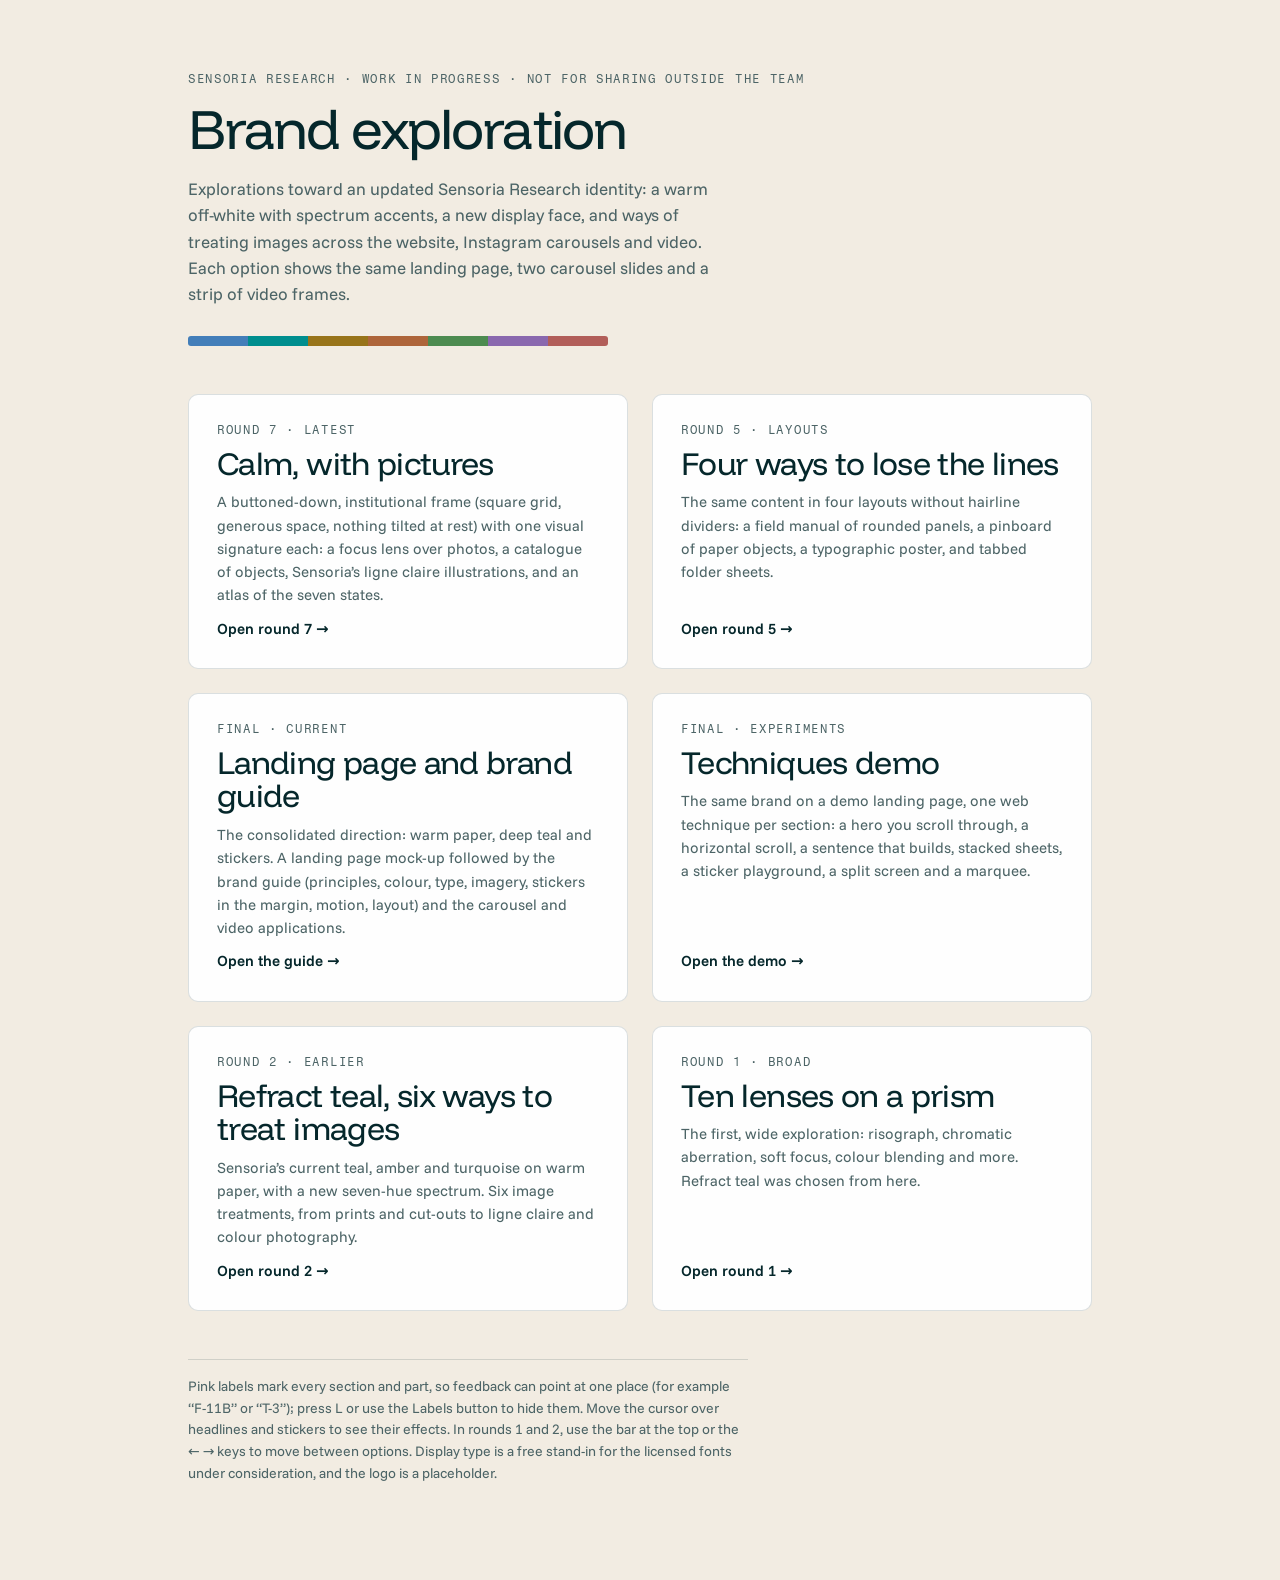
<file: index.html>
<!doctype html>
<html lang="en">
<head>
  <meta charset="utf-8">
  <meta name="robots" content="noindex, nofollow">
  <meta name="viewport" content="width=device-width, initial-scale=1">
  <title>Sensoria brand exploration</title>
  <link rel="stylesheet" href="https://fonts.googleapis.com/css2?family=Funnel+Display:wght@300..800&family=Funnel+Sans:wght@300..800&family=Fragment+Mono&display=swap">
  <style>
    :root { --ground: #F2ECE2; --ink: #05272B; --ink-2: #4C6466; --line: rgba(5,39,43,.14); }
    * { box-sizing: border-box; margin: 0; padding: 0; }
    html { background: var(--ground); color: var(--ink); }
    body { font: 17px/1.55 'Funnel Sans', system-ui, sans-serif; -webkit-font-smoothing: antialiased; }
    .wrap { max-width: 1000px; margin: 0 auto; padding: 72px 48px 96px; }
    .kicker { font: 12px 'Fragment Mono', ui-monospace, monospace; letter-spacing: .14em; text-transform: uppercase; color: var(--ink-2); }
    h1 { font: 400 56px/1 'Funnel Display', system-ui, sans-serif; letter-spacing: -.035em; margin: 14px 0 20px; }
    p.intro { max-width: 60ch; color: var(--ink-2); }
    .rounds { display: grid; grid-template-columns: 1fr 1fr; gap: 24px; margin-top: 48px; }
    a.card { display: flex; flex-direction: column; gap: 10px; padding: 28px; background: #FEFEFE; border: 1px solid var(--line); border-radius: 10px; color: inherit; text-decoration: none; transition: border-color .15s, transform .15s; }
    a.card:hover { border-color: var(--ink); transform: translateY(-2px); }
    a.card:focus-visible { outline: 2px solid var(--ink); outline-offset: 3px; }
    .card h2 { font: 400 32px/1.05 'Funnel Display', system-ui, sans-serif; letter-spacing: -.02em; }
    .card p { font-size: 15px; color: var(--ink-2); }
    .go { margin-top: auto; font-weight: 600; font-size: 15px; }
    .note { margin-top: 48px; padding-top: 16px; border-top: 1px solid var(--line); font-size: 14px; color: var(--ink-2); max-width: 70ch; }
    .sp { display: grid; grid-template-columns: repeat(7, 1fr); height: 10px; border-radius: 3px; overflow: hidden; margin-top: 28px; max-width: 420px; }
    @media (max-width: 720px) { .wrap { padding: 40px 16px 64px; } h1 { font-size: 38px; } .rounds { grid-template-columns: 1fr; } }
  </style>
</head>
<body>
  <main class="wrap">
    <p class="kicker">Sensoria Research · work in progress · not for sharing outside the team</p>
    <h1>Brand exploration</h1>
    <p class="intro">Explorations toward an updated Sensoria Research identity: a warm off-white with spectrum accents, a new display face, and ways of treating images across the website, Instagram carousels and video. Each option shows the same landing page, two carousel slides and a strip of video frames.</p>
    <div class="sp"><i style="background:#437EB9"></i><i style="background:#008E8E"></i><i style="background:#98741A"></i><i style="background:#AE653A"></i><i style="background:#4D8B50"></i><i style="background:#8A68AE"></i><i style="background:#B25E59"></i></div>
    <div class="rounds">
      <a class="card" href="round-7/"><span class="kicker">Round 7 · latest</span><h2>Calm, with pictures</h2><p>A buttoned-down, institutional frame (square grid, generous space, nothing tilted at rest) with one visual signature each: a focus lens over photos, a catalogue of objects, Sensoria’s ligne claire illustrations, and an atlas of the seven states.</p><span class="go">Open round 7 →</span></a>
      <a class="card" href="round-5/"><span class="kicker">Round 5 · layouts</span><h2>Four ways to lose the lines</h2><p>The same content in four layouts without hairline dividers: a field manual of rounded panels, a pinboard of paper objects, a typographic poster, and tabbed folder sheets.</p><span class="go">Open round 5 →</span></a>
      <a class="card" href="final/"><span class="kicker">Final · current</span><h2>Landing page and brand guide</h2><p>The consolidated direction: warm paper, deep teal and stickers. A landing page mock-up followed by the brand guide (principles, colour, type, imagery, stickers in the margin, motion, layout) and the carousel and video applications.</p><span class="go">Open the guide →</span></a>
      <a class="card" href="final/techniques.html"><span class="kicker">Final · experiments</span><h2>Techniques demo</h2><p>The same brand on a demo landing page, one web technique per section: a hero you scroll through, a horizontal scroll, a sentence that builds, stacked sheets, a sticker playground, a split screen and a marquee.</p><span class="go">Open the demo →</span></a>
      <a class="card" href="round-2/"><span class="kicker">Round 2 · earlier</span><h2>Refract teal, six ways to treat images</h2><p>Sensoria’s current teal, amber and turquoise on warm paper, with a new seven-hue spectrum. Six image treatments, from prints and cut-outs to ligne claire and colour photography.</p><span class="go">Open round 2 →</span></a>
      <a class="card" href="round-1/"><span class="kicker">Round 1 · broad</span><h2>Ten lenses on a prism</h2><p>The first, wide exploration: risograph, chromatic aberration, soft focus, colour blending and more. Refract teal was chosen from here.</p><span class="go">Open round 1 →</span></a>
    </div>
    <p class="note">Pink labels mark every section and part, so feedback can point at one place (for example “F-11B” or “T-3”); press L or use the Labels button to hide them. Move the cursor over headlines and stickers to see their effects. In rounds 1 and 2, use the bar at the top or the ← → keys to move between options. Display type is a free stand-in for the licensed fonts under consideration, and the logo is a placeholder.</p>
  </main>
</body>
</html>
</file>
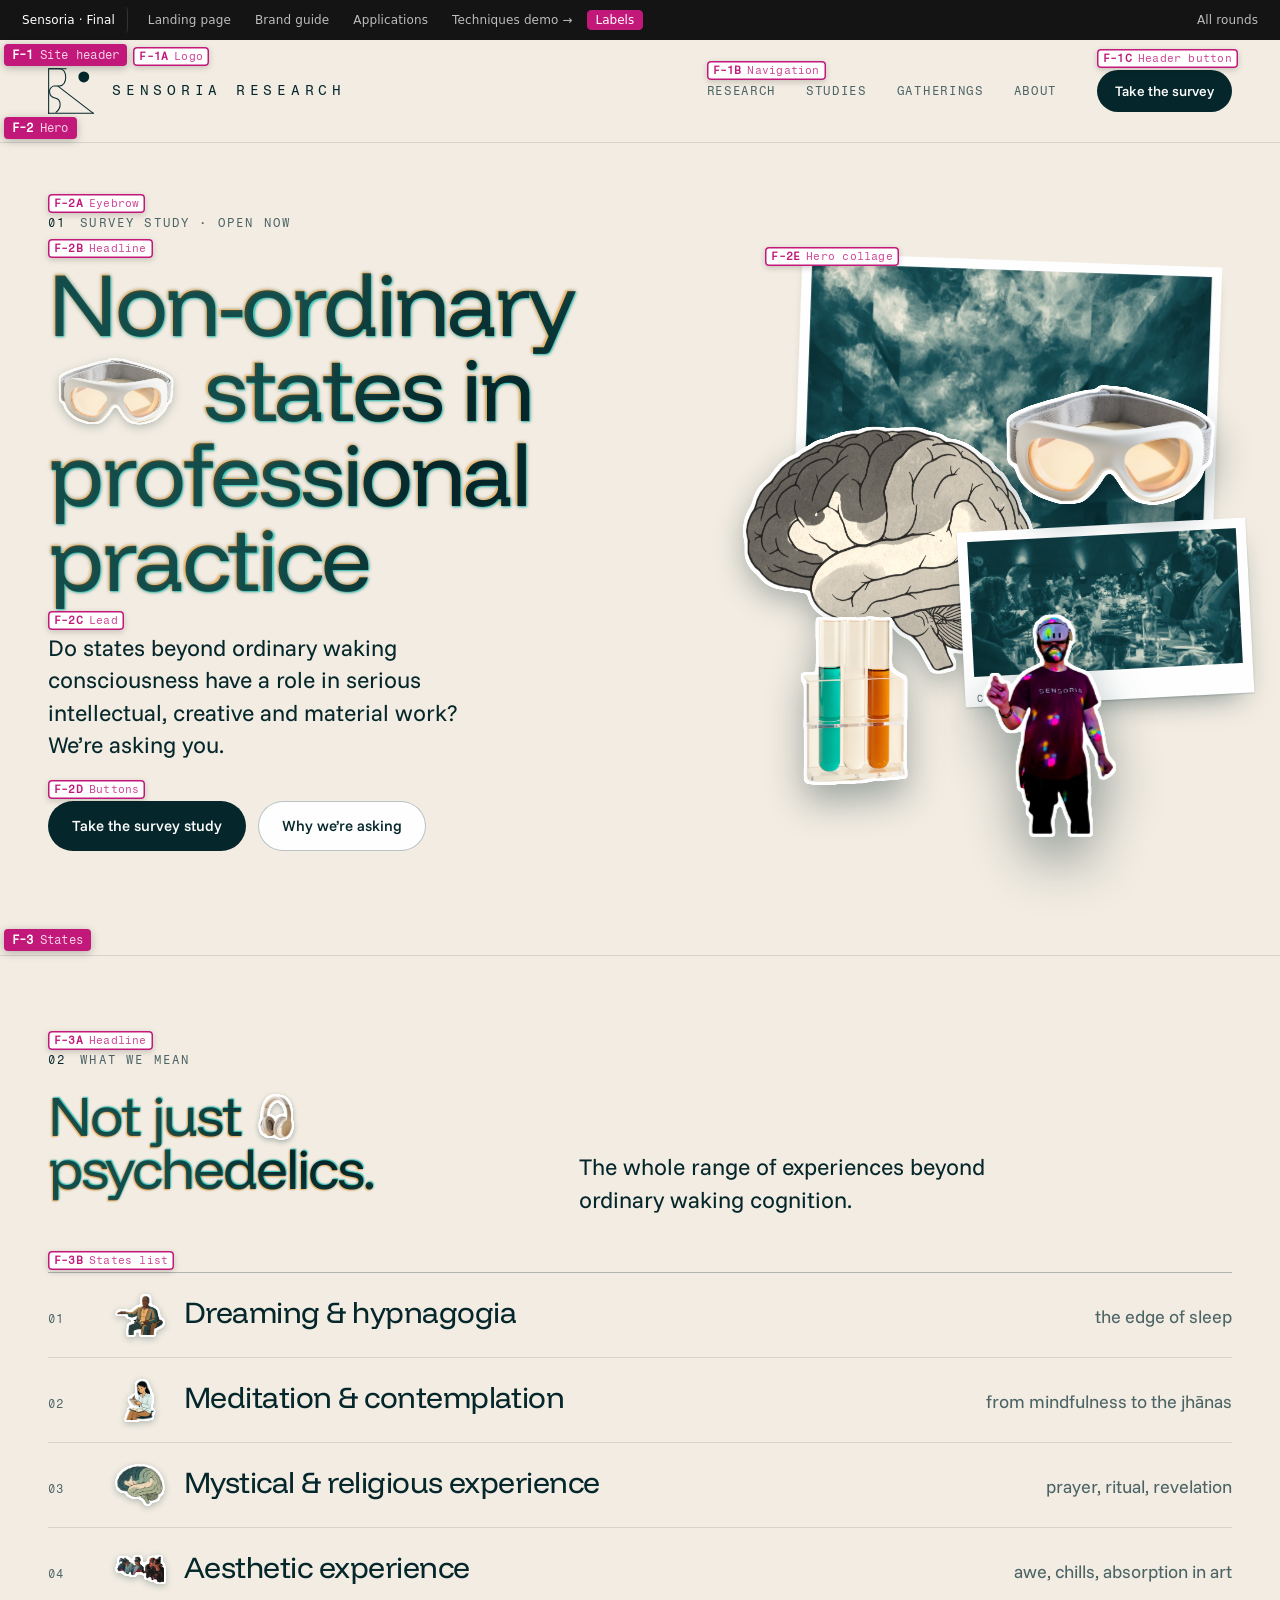
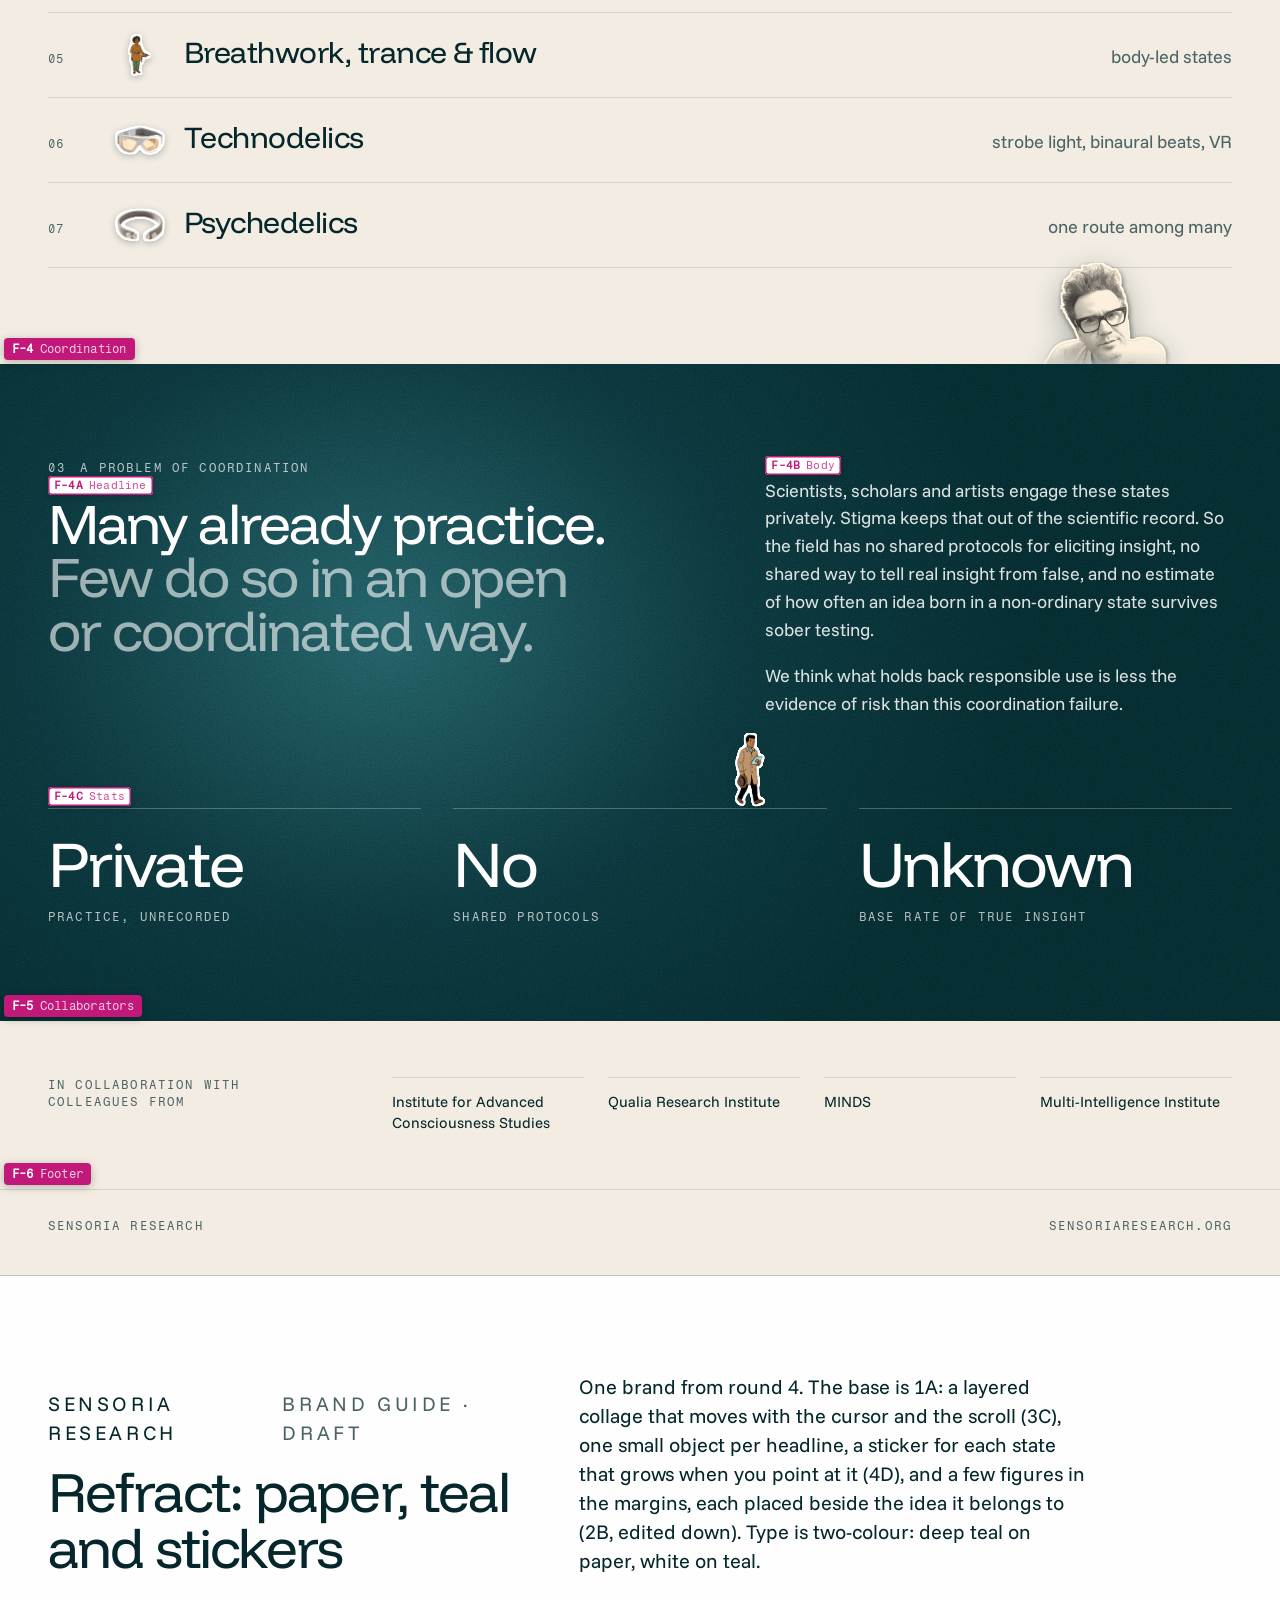
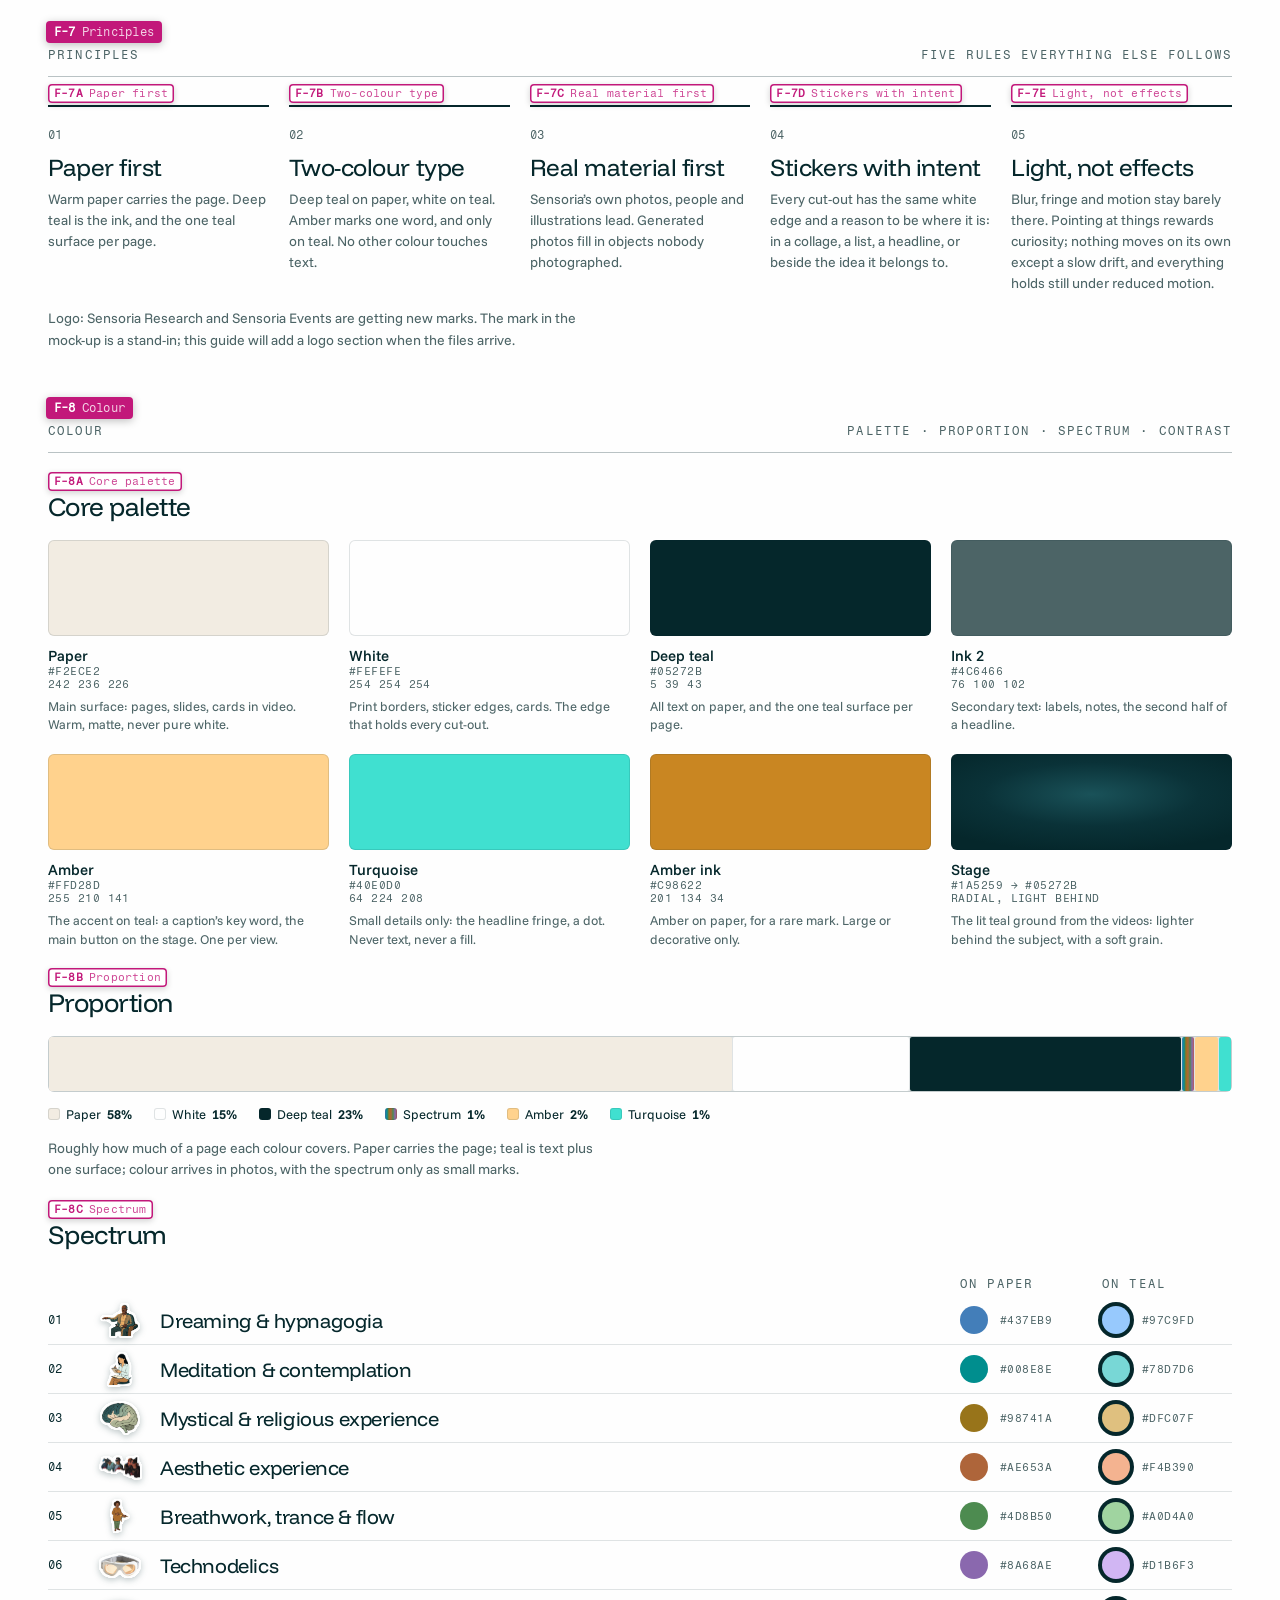
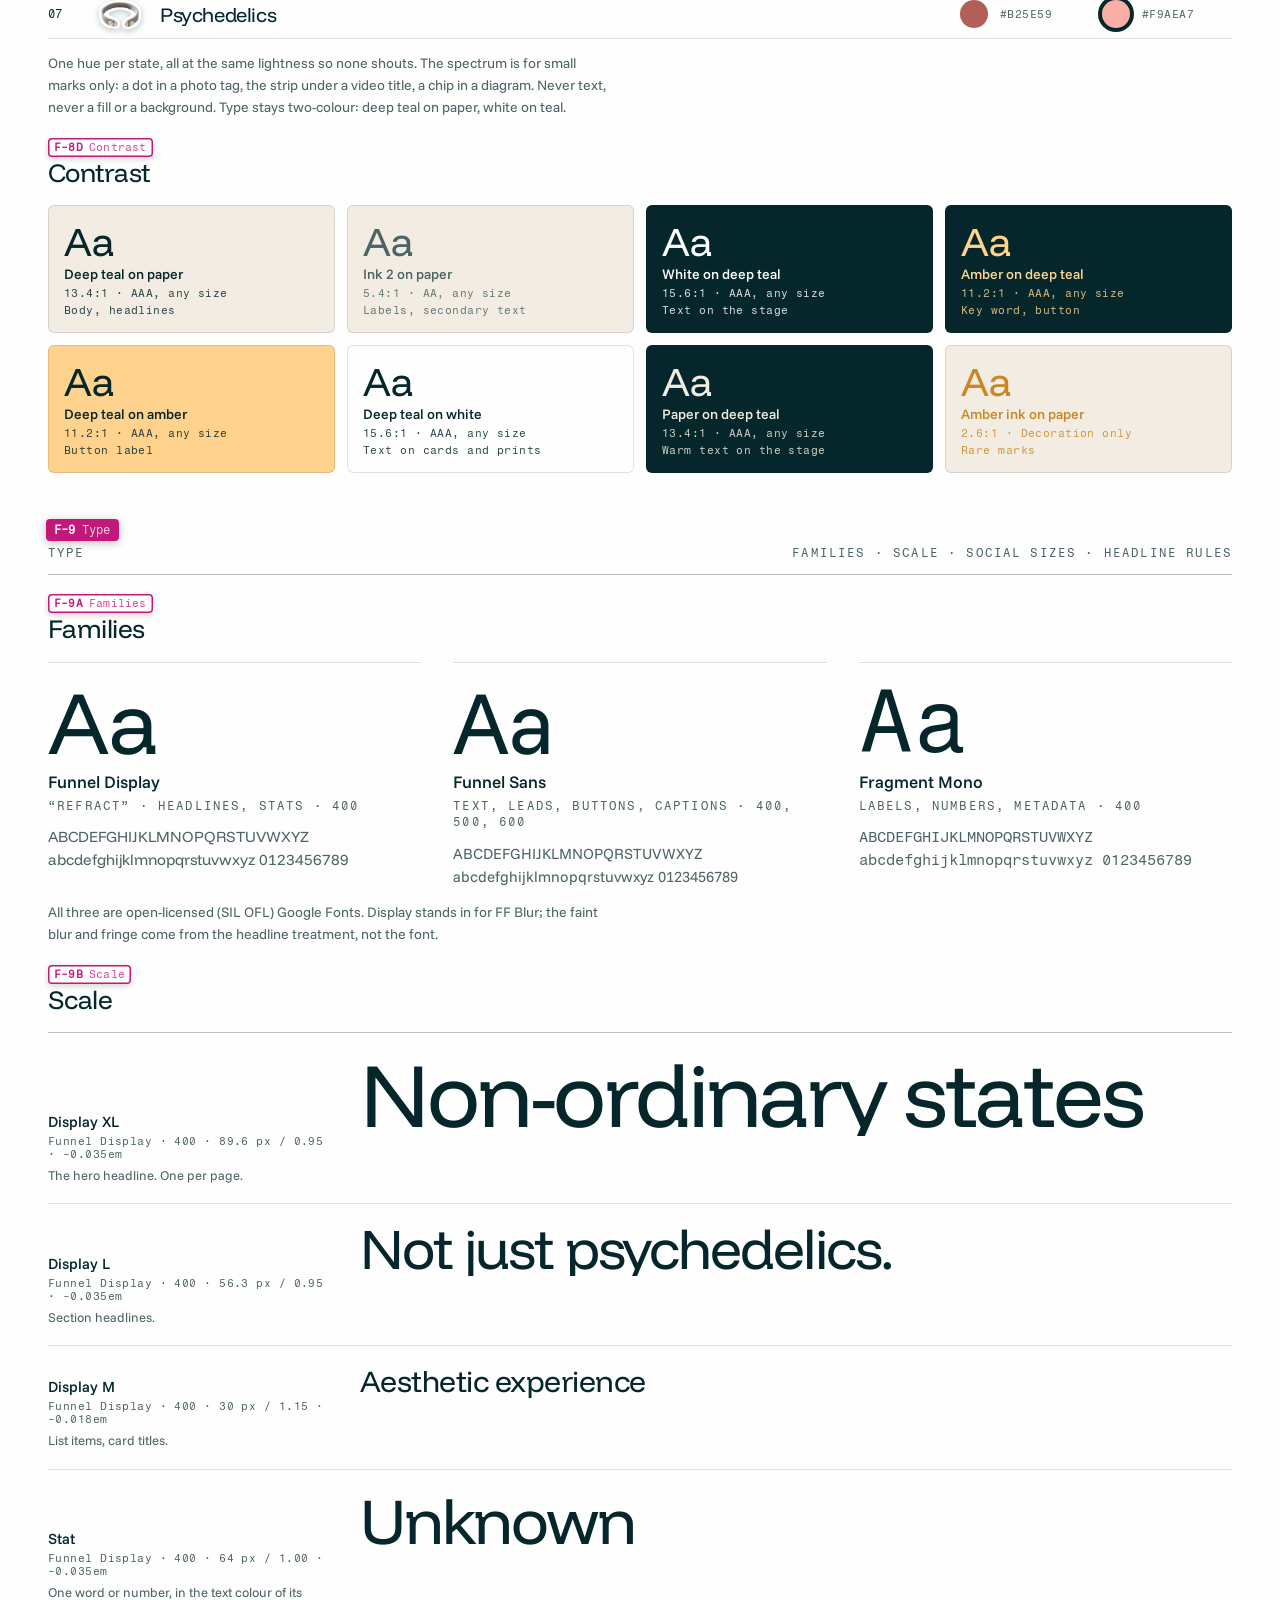
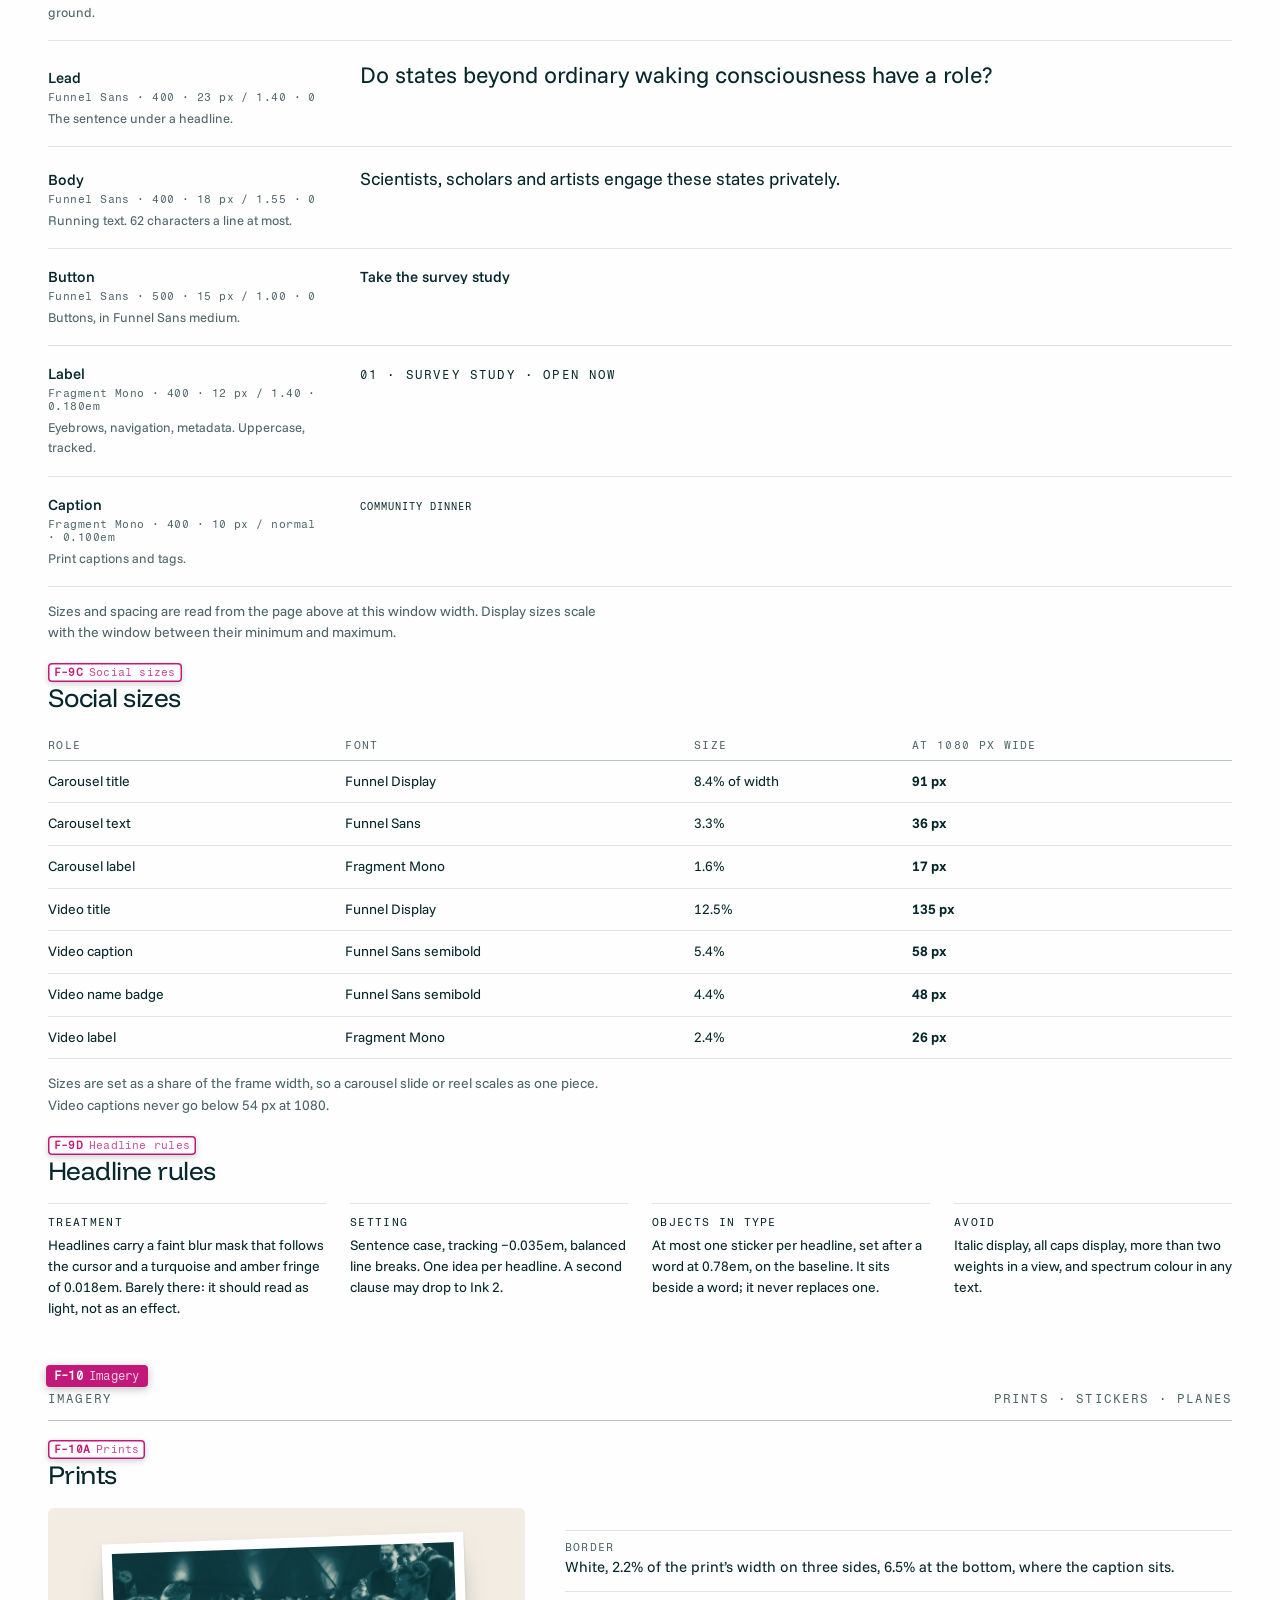
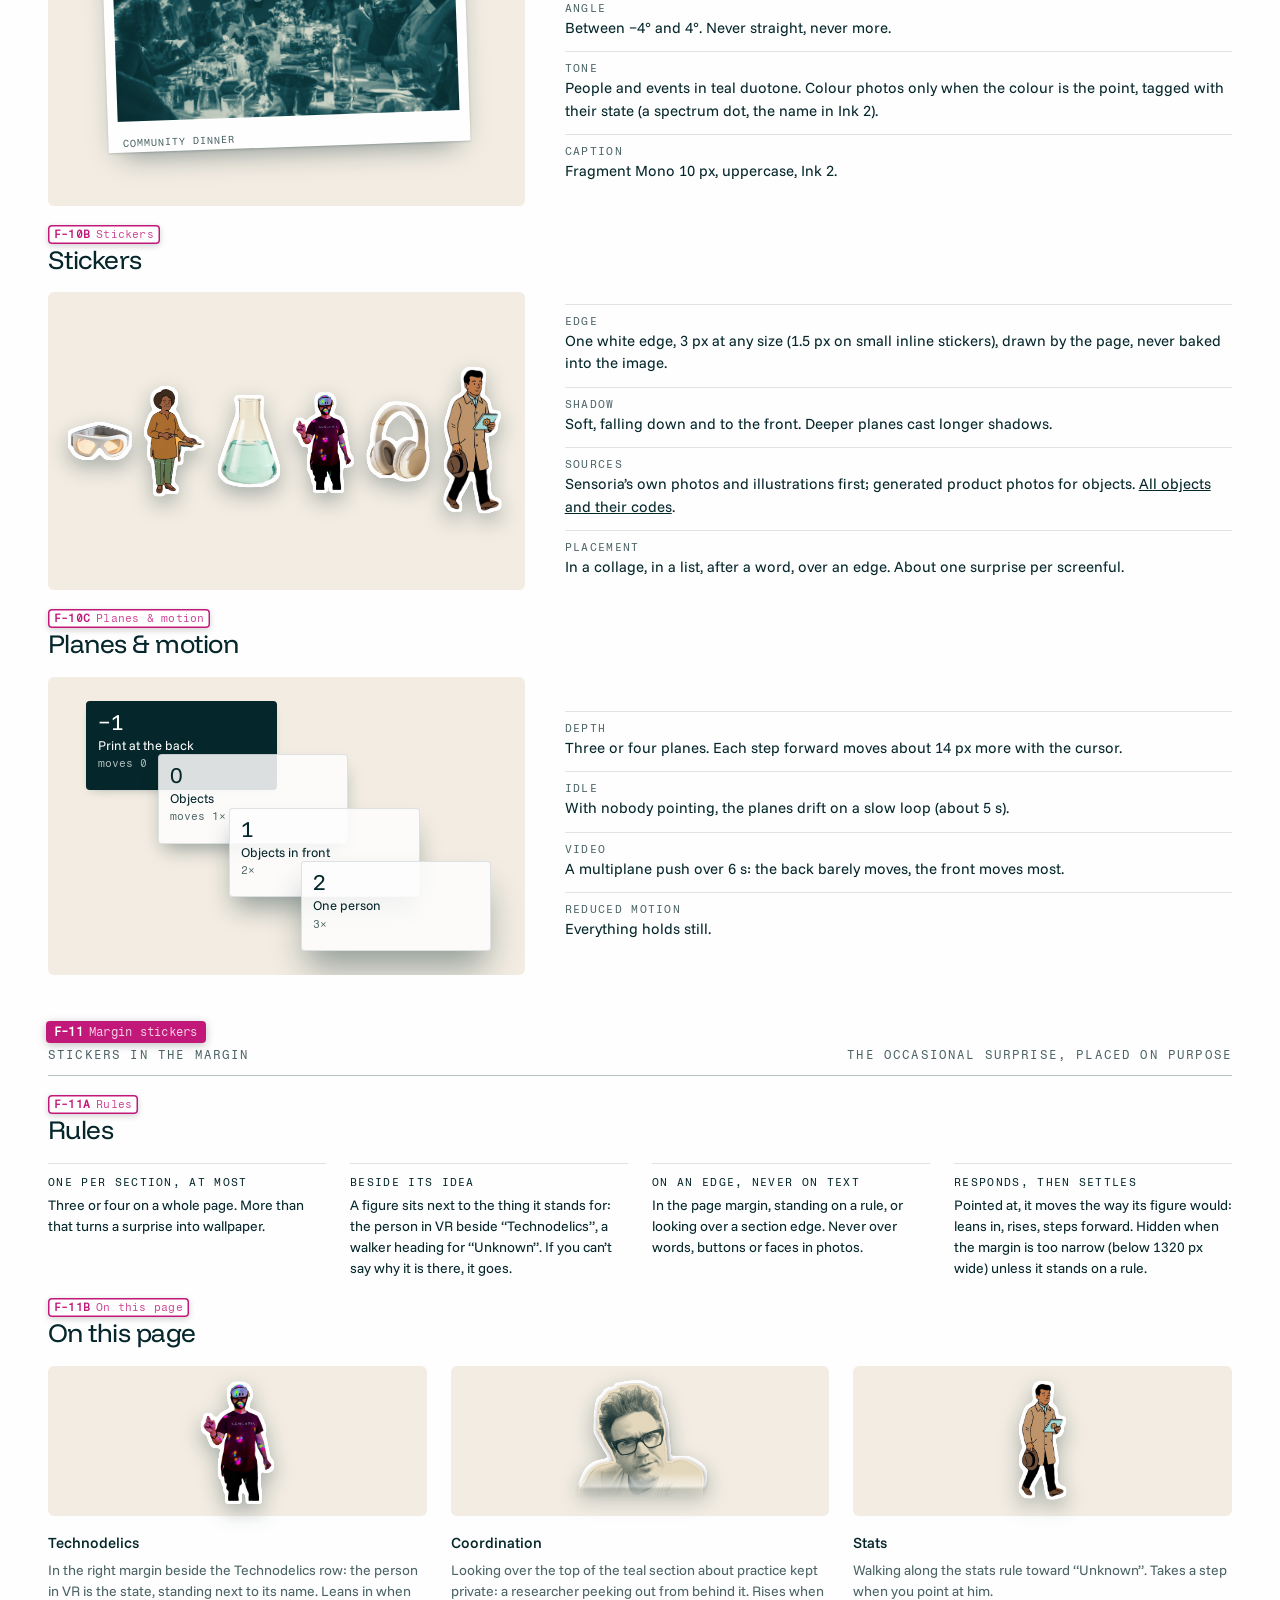
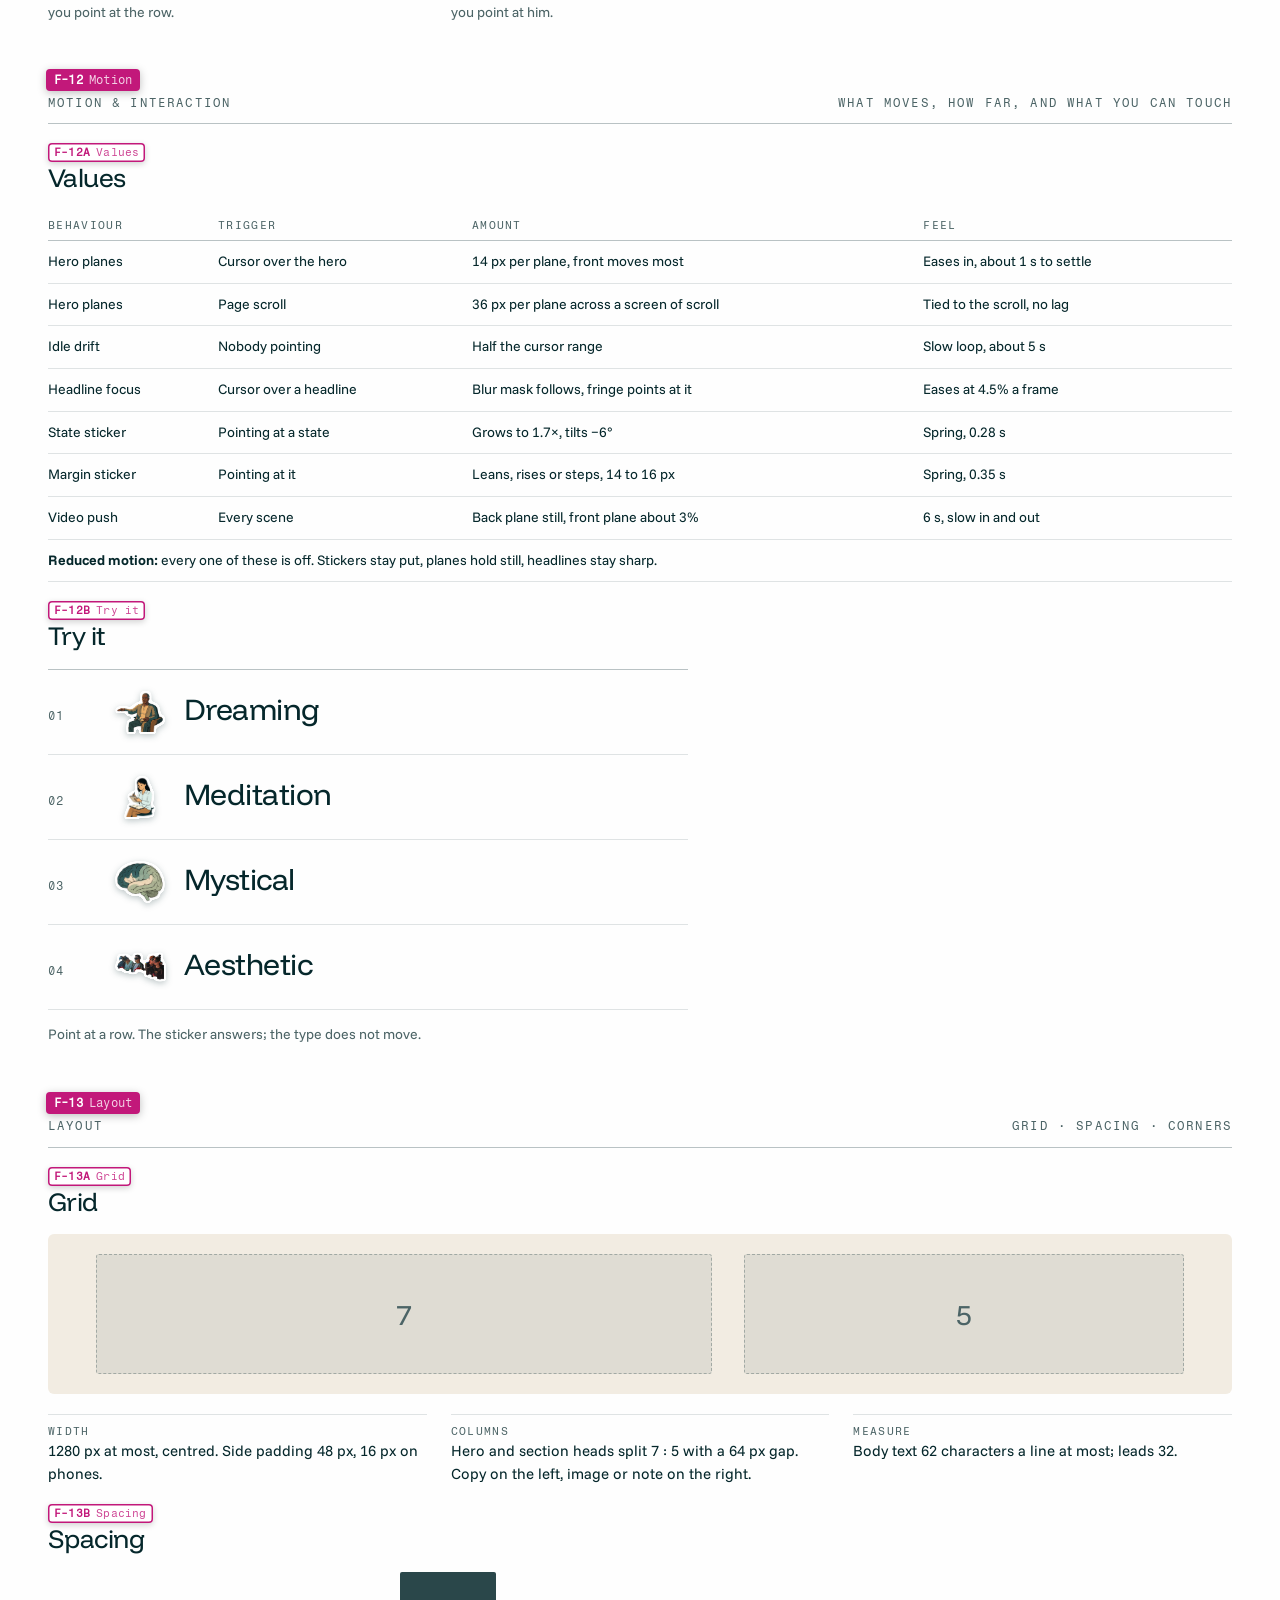
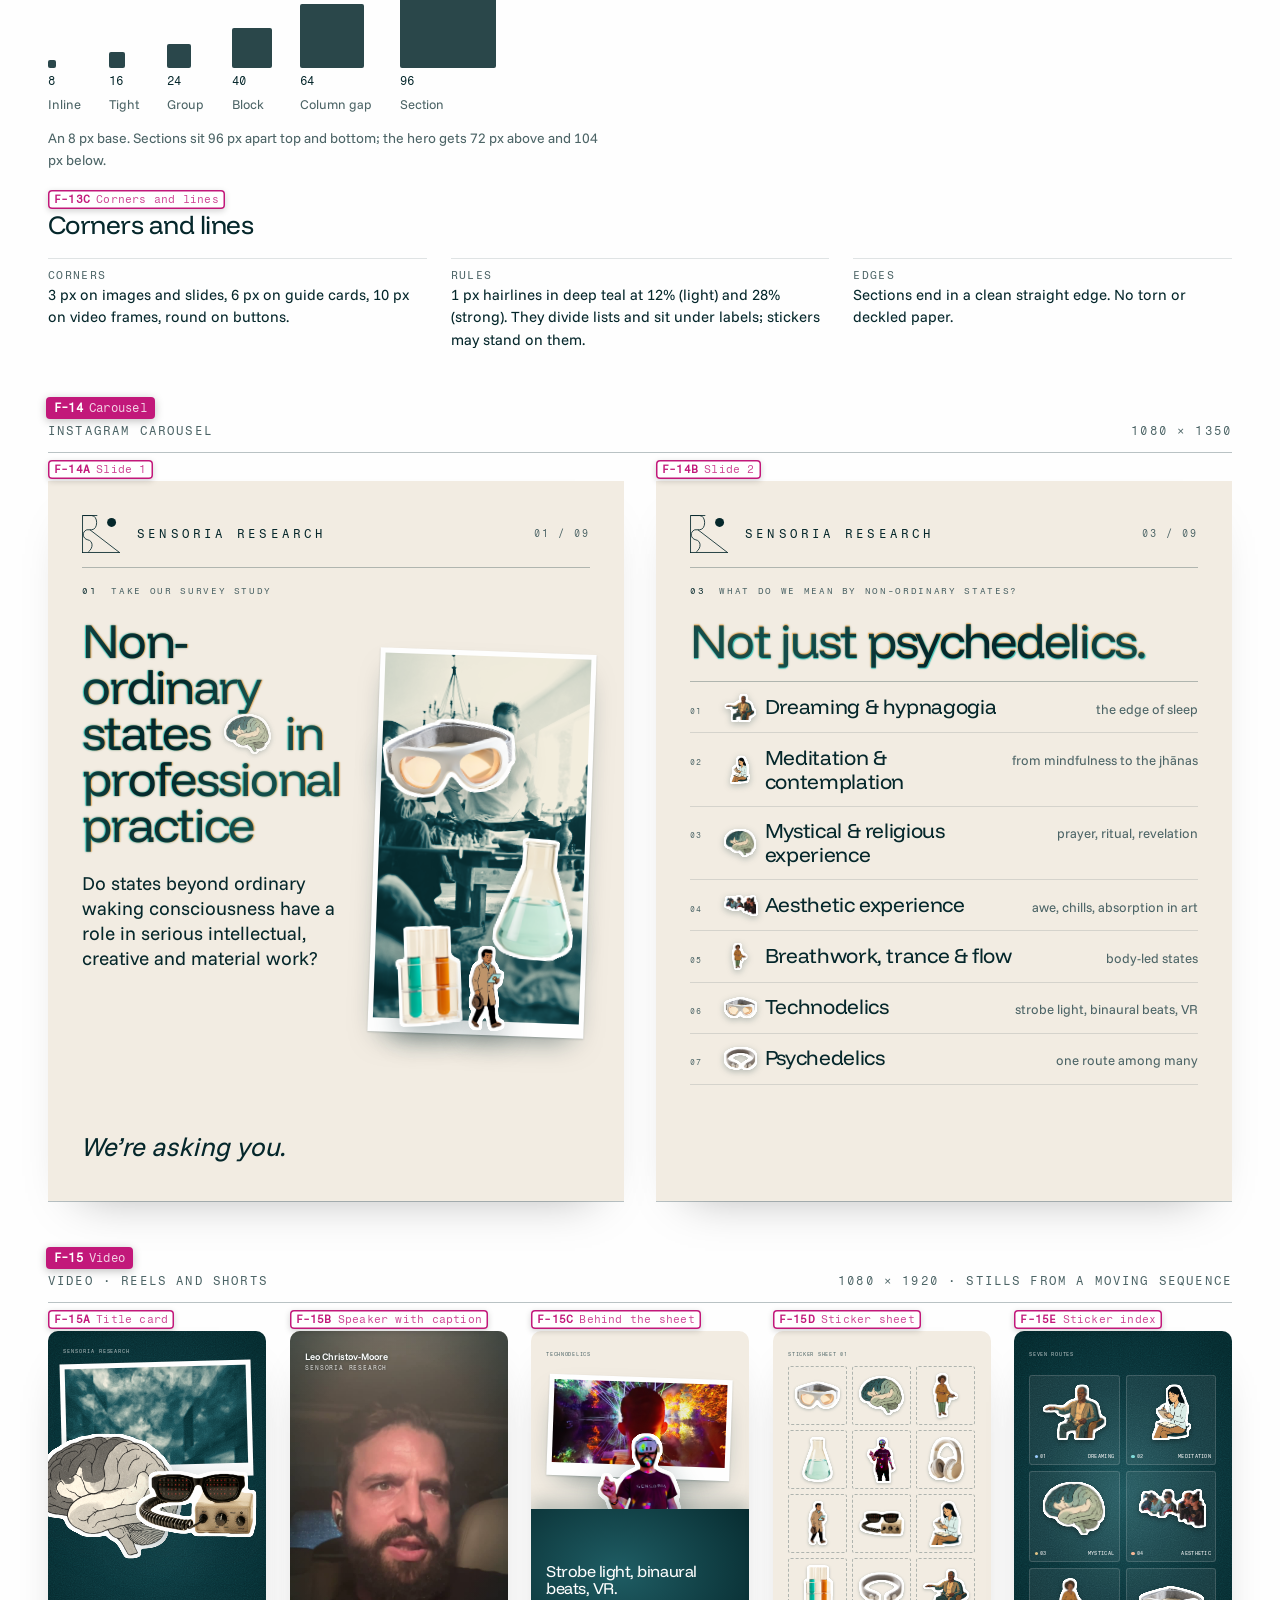
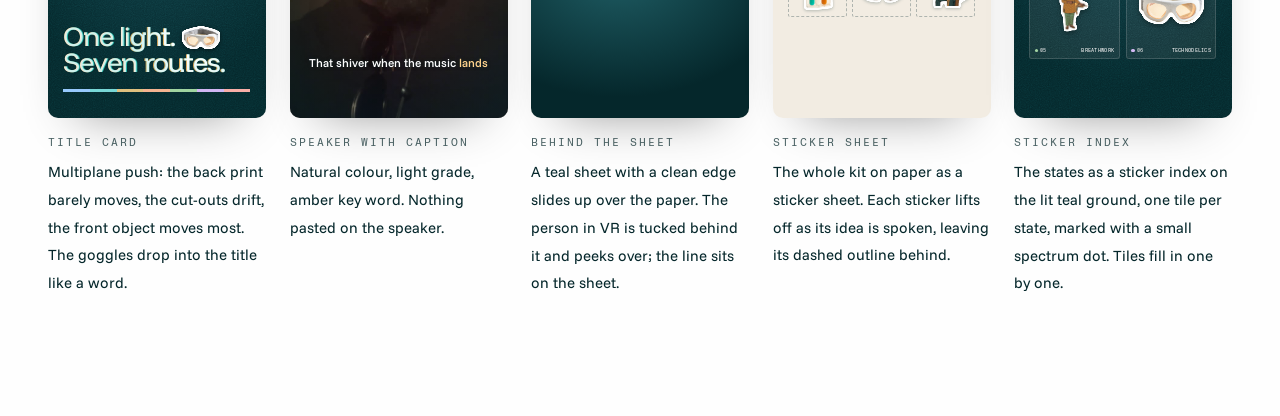
<file: final/index.html>
<!doctype html>
<html lang="en">
<head>
  <meta charset="utf-8">
  <meta name="viewport" content="width=device-width, initial-scale=1">
  <meta name="robots" content="noindex, nofollow">
  <title>Sensoria brand guide</title>
  <link rel="preconnect" href="https://fonts.googleapis.com">
  <link rel="preconnect" href="https://fonts.gstatic.com" crossorigin>
  <link rel="stylesheet" href="core.css">
</head>
<body>
  <svg class="defs" id="defs" aria-hidden="true"></svg>
  <div id="app"></div>
  <script>window.DIRECTIONS = [];</script>
  <script src="directions/base.js"></script>
  <script src="directions/kit.js"></script>
  <script src="directions/final.js"></script>
  <script src="guide.js"></script>
  <script src="core.js"></script>
  <script src="../labels.js" data-prefix="F"></script>
</body>
</html>
</file>
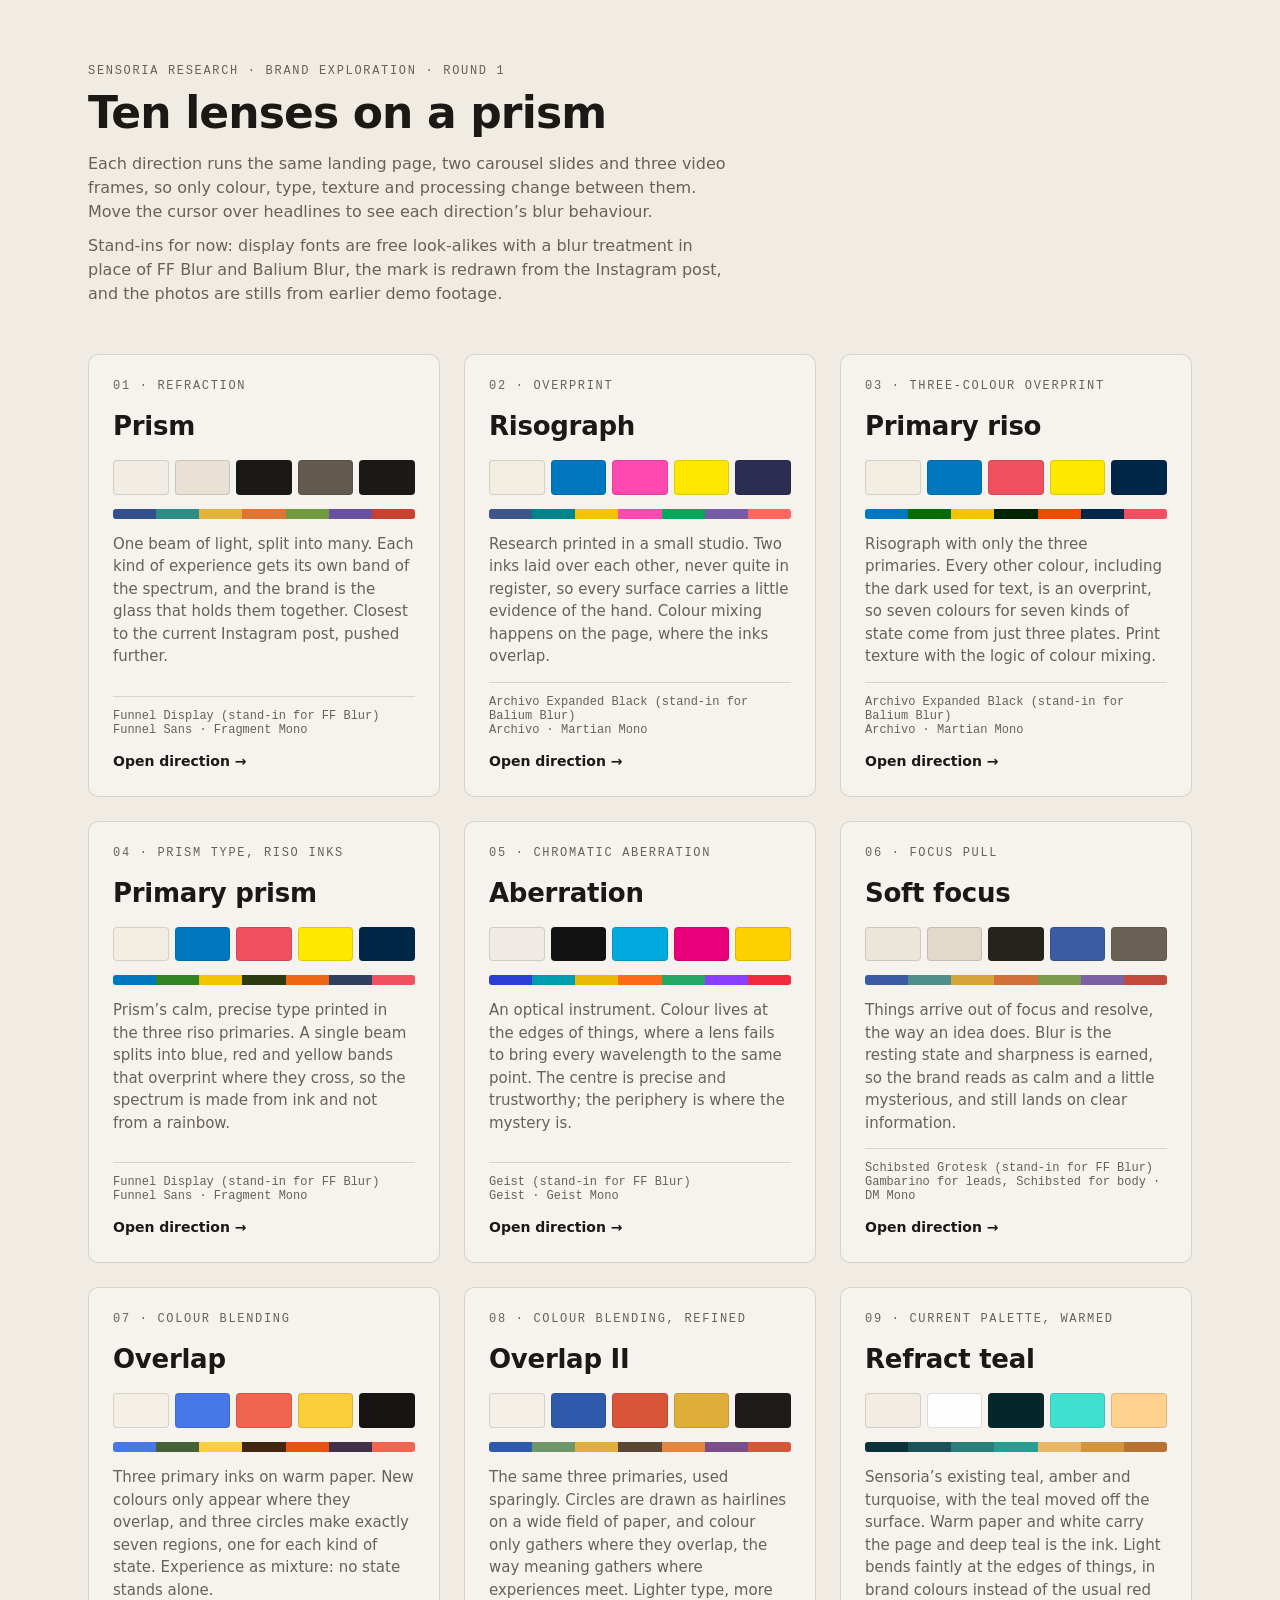
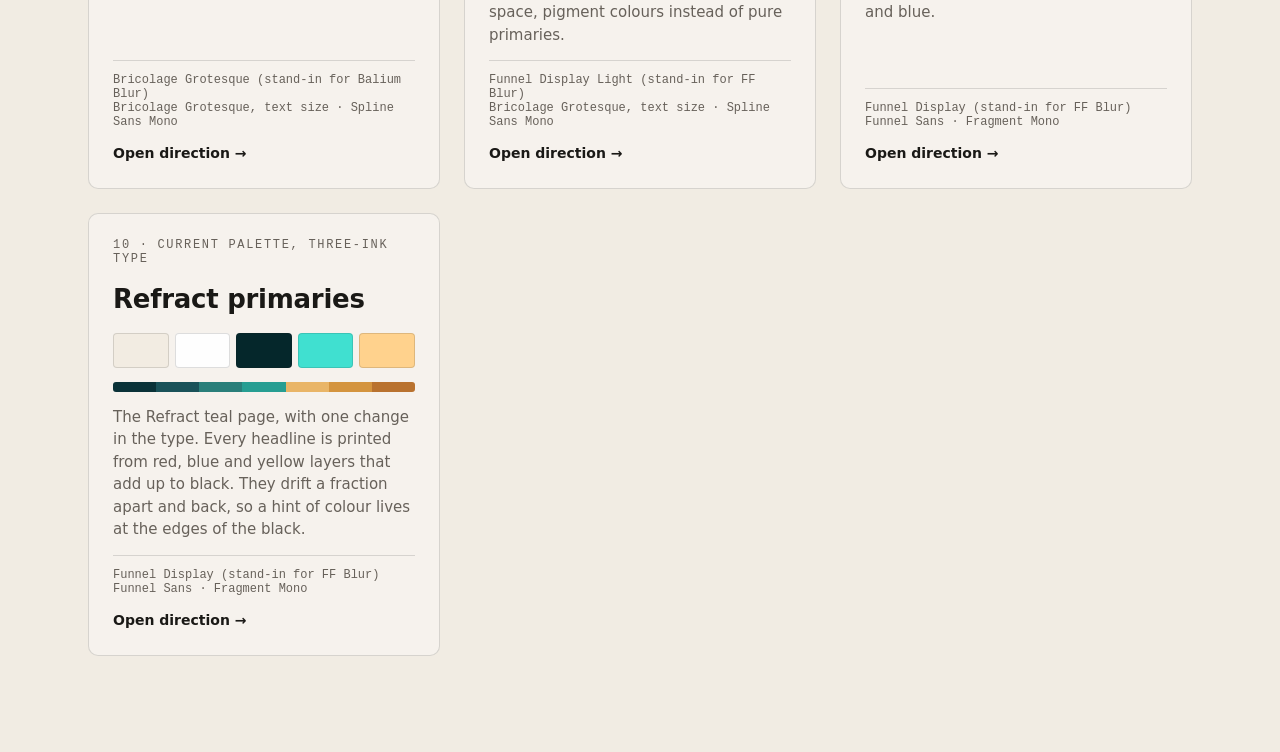
<file: round-1/index.html>
<!doctype html>
<html lang="en">
<head>
  <meta charset="utf-8">
  <meta name="robots" content="noindex, nofollow">
  <meta name="viewport" content="width=device-width, initial-scale=1">
  <title>Sensoria round 1</title>
  <style>
    :root { --ground: #F1ECE3; --ink: #1A1916; --ink-2: #67615A; --line: rgba(26,25,22,.14); }
    * { box-sizing: border-box; margin: 0; padding: 0; }
    html { background: var(--ground); color: var(--ink); }
    body { font: 16px/1.5 ui-sans-serif, system-ui, -apple-system, sans-serif; -webkit-font-smoothing: antialiased; }
    .wrap { max-width: 1200px; margin: 0 auto; padding: 64px 48px 96px; }
    .kicker { font: 12px ui-monospace, monospace; letter-spacing: .14em; text-transform: uppercase; color: var(--ink-2); }
    h1 { font-size: 44px; line-height: 1.05; letter-spacing: -.02em; font-weight: 600; margin: 12px 0 16px; }
    .intro { max-width: 64ch; color: var(--ink-2); }
    .intro p + p { margin-top: .6em; }
    .grid { display: grid; grid-template-columns: repeat(auto-fill, minmax(340px, 1fr)); gap: 24px; margin-top: 48px; }
    .card { display: flex; flex-direction: column; gap: 14px; padding: 24px; border: 1px solid var(--line); border-radius: 10px; text-decoration: none; color: inherit; background: rgba(255,255,255,.35); transition: border-color .15s, transform .15s; }
    .card:hover { border-color: var(--ink); transform: translateY(-2px); }
    .card:focus-visible { outline: 2px solid var(--ink); outline-offset: 3px; }
    .card h2 { font-size: 26px; letter-spacing: -.01em; font-weight: 600; }
    .card p { font-size: 15px; color: var(--ink-2); }
    .sw { display: grid; grid-template-columns: repeat(5, 1fr); gap: 6px; }
    .sw i { aspect-ratio: 1.6; border-radius: 4px; box-shadow: inset 0 0 0 1px var(--line); }
    .sp { display: grid; grid-template-columns: repeat(7, 1fr); height: 10px; border-radius: 3px; overflow: hidden; }
    .fonts { font: 12px ui-monospace, monospace; color: var(--ink-2); border-top: 1px solid var(--line); padding-top: 12px; margin-top: auto; }
    .go { font-size: 14px; font-weight: 600; }
    @media (max-width: 640px) { .wrap { padding: 40px 16px 64px; } h1 { font-size: 32px; } .grid { grid-template-columns: 1fr; } }
  </style>
</head>
<body>
  <main class="wrap">
    <p class="kicker">Sensoria Research · brand exploration · round 1</p>
    <h1>Ten lenses on a prism</h1>
    <div class="intro">
      <p>Each direction runs the same landing page, two carousel slides and three video frames, so only colour, type, texture and processing change between them. Move the cursor over headlines to see each direction’s blur behaviour.</p>
      <p>Stand-ins for now: display fonts are free look-alikes with a blur treatment in place of FF Blur and Balium Blur, the mark is redrawn from the Instagram post, and the photos are stills from earlier demo footage.</p>
    </div>
    <div class="grid" id="grid"></div>
  </main>
  <script>window.DIRECTIONS = [];</script>
  <script src="directions/prism.js"></script>
  <script src="directions/risograph.js"></script>
  <script src="directions/riso-primary.js"></script>
  <script src="directions/primary-prism.js"></script>
  <script src="directions/aberration.js"></script>
  <script src="directions/soft-focus.js"></script>
  <script src="directions/overlap.js"></script>
  <script src="directions/overlap-2.js"></script>
  <script src="directions/refract-teal.js"></script>
  <script src="directions/refract-primaries.js"></script>
  <script>
    document.getElementById('grid').innerHTML = window.DIRECTIONS.map((d, i) => `
      <a class="card" href="page.html?d=${d.id}">
        <span class="kicker">${String(i + 1).padStart(2, '0')} · ${d.lens}</span>
        <h2>${d.name}</h2>
        <div class="sw">${d.swatches.map(([n, v]) => `<i title="${n} ${v}" style="background:${v}"></i>`).join('')}</div>
        <div class="sp">${d.spectrum.map((c) => `<i style="background:${c}"></i>`).join('')}</div>
        <p>${d.idea}</p>
        <div class="fonts">${d.fontNames.display}<br>${d.fontNames.text} · ${d.fontNames.label}</div>
        <span class="go">Open direction →</span>
      </a>`).join('');
  </script>
</body>
</html>
</file>
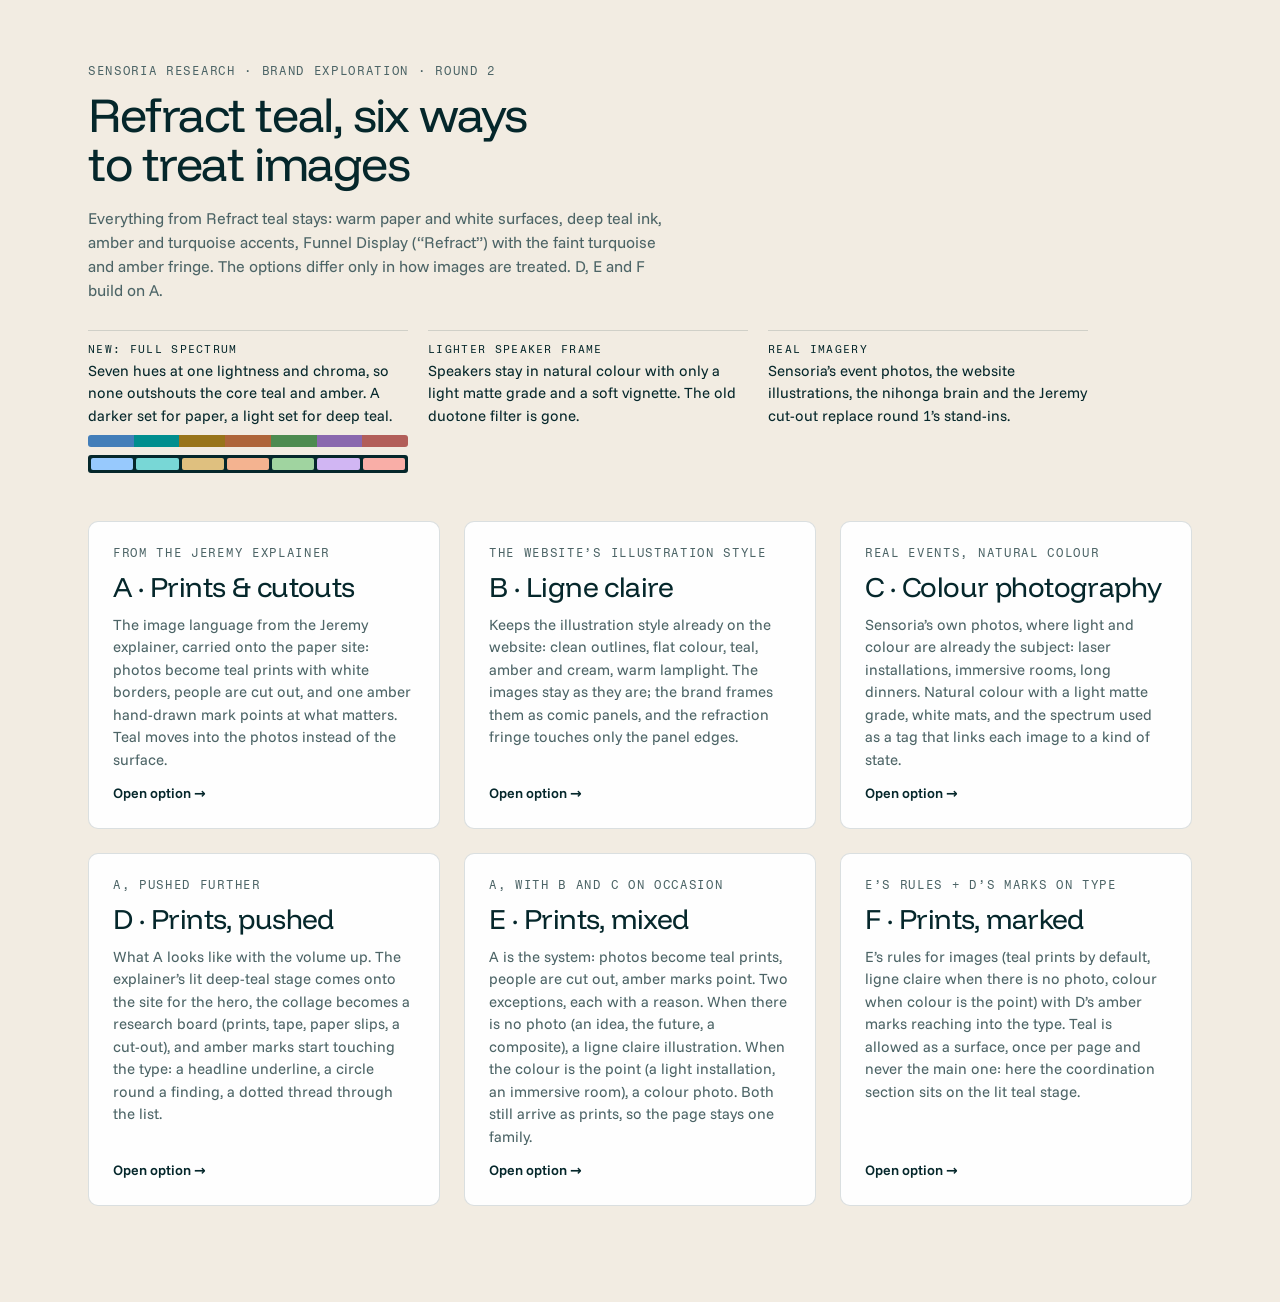
<file: round-2/index.html>
<!doctype html>
<html lang="en">
<head>
  <meta charset="utf-8">
  <meta name="robots" content="noindex, nofollow">
  <meta name="viewport" content="width=device-width, initial-scale=1">
  <title>Sensoria round 2</title>
  <link rel="preconnect" href="https://fonts.googleapis.com">
  <link rel="preconnect" href="https://fonts.gstatic.com" crossorigin>
  <link rel="stylesheet" href="https://fonts.googleapis.com/css2?family=Funnel+Display:wght@300..800&family=Funnel+Sans:wght@300..800&family=Fragment+Mono&display=swap">
  <style>
    :root { --ground: #F2ECE2; --ink: #05272B; --ink-2: #4C6466; --line: rgba(5,39,43,.14); }
    * { box-sizing: border-box; margin: 0; padding: 0; }
    html { background: var(--ground); color: var(--ink); }
    body { font: 16px/1.5 'Funnel Sans', system-ui, sans-serif; -webkit-font-smoothing: antialiased; }
    .wrap { max-width: 1200px; margin: 0 auto; padding: 64px 48px 96px; }
    .kicker { font: 12px 'Fragment Mono', ui-monospace, monospace; letter-spacing: .14em; text-transform: uppercase; color: var(--ink-2); }
    h1 { font: 400 48px/1.02 'Funnel Display', system-ui, sans-serif; letter-spacing: -.03em; margin: 12px 0 18px; }
    .intro { max-width: 66ch; color: var(--ink-2); }
    .intro p + p { margin-top: .6em; }
    .changes { list-style: none; margin-top: 28px; display: grid; grid-template-columns: repeat(3, 1fr); gap: 20px; max-width: 1000px; }
    .changes li { border-top: 1px solid var(--line); padding-top: 12px; font-size: 15px; }
    .changes b { display: block; font: 11px 'Fragment Mono', monospace; letter-spacing: .12em; text-transform: uppercase; font-weight: 400; margin-bottom: 4px; }
    .sp { display: grid; grid-template-columns: repeat(7, 1fr); height: 12px; border-radius: 3px; overflow: hidden; margin-top: 8px; }
    .grid { display: grid; grid-template-columns: repeat(auto-fill, minmax(320px, 1fr)); gap: 24px; margin-top: 48px; }
    .card { display: flex; flex-direction: column; gap: 12px; padding: 24px; border: 1px solid var(--line); border-radius: 10px; text-decoration: none; color: inherit; background: #FEFEFE; transition: border-color .15s, transform .15s; }
    .card:hover { border-color: var(--ink); transform: translateY(-2px); }
    .card:focus-visible { outline: 2px solid var(--ink); outline-offset: 3px; }
    .card h2 { font: 400 28px/1.05 'Funnel Display', system-ui, sans-serif; letter-spacing: -.02em; }
    .card p { font-size: 15px; color: var(--ink-2); }
    .go { font-size: 14px; font-weight: 600; margin-top: auto; }
    @media (max-width: 760px) { .wrap { padding: 40px 16px 64px; } h1 { font-size: 34px; } .changes, .grid { grid-template-columns: 1fr; } }
  </style>
</head>
<body>
  <main class="wrap">
    <p class="kicker">Sensoria Research · brand exploration · round 2</p>
    <h1>Refract teal, six ways<br>to treat images</h1>
    <div class="intro">
      <p>Everything from Refract teal stays: warm paper and white surfaces, deep teal ink, amber and turquoise accents, Funnel Display (“Refract”) with the faint turquoise and amber fringe. The options differ only in how images are treated. D, E and F build on A.</p>
    </div>
    <ul class="changes">
      <li><b>New: full spectrum</b>Seven hues at one lightness and chroma, so none outshouts the core teal and amber. A darker set for paper, a light set for deep teal.
        <div class="sp" id="sp1"></div><div class="sp" id="sp2" style="background:#05272B;padding:3px;gap:3px;height:18px"></div></li>
      <li><b>Lighter speaker frame</b>Speakers stay in natural colour with only a light matte grade and a soft vignette. The old duotone filter is gone.</li>
      <li><b>Real imagery</b>Sensoria’s event photos, the website illustrations, the nihonga brain and the Jeremy cut-out replace round 1’s stand-ins.</li>
    </ul>
    <div class="grid" id="grid"></div>
  </main>
  <script>window.DIRECTIONS = [];</script>
  <script src="directions/base.js"></script>
  <script src="directions/prints.js"></script>
  <script src="directions/ligne-claire.js"></script>
  <script src="directions/colour-photo.js"></script>
  <script src="directions/prints-plus.js"></script>
  <script src="directions/prints-mixed.js"></script>
  <script src="directions/prints-marked.js"></script>
  <script>
    const R = window.REFRACT;
    document.getElementById('sp1').innerHTML = R.SPECTRUM.map((c) => `<i style="background:${c}"></i>`).join('');
    document.getElementById('sp2').innerHTML = R.SPECTRUM_LIGHT.map((c) => `<i style="background:${c};border-radius:2px"></i>`).join('');
    document.getElementById('grid').innerHTML = window.DIRECTIONS.map((d) => `
      <a class="card" href="page.html?d=${d.id}">
        <span class="kicker">${d.lens}</span>
        <h2>${d.name}</h2>
        <p>${d.idea}</p>
        <span class="go">Open option →</span>
      </a>`).join('');
  </script>
</body>
</html>
</file>
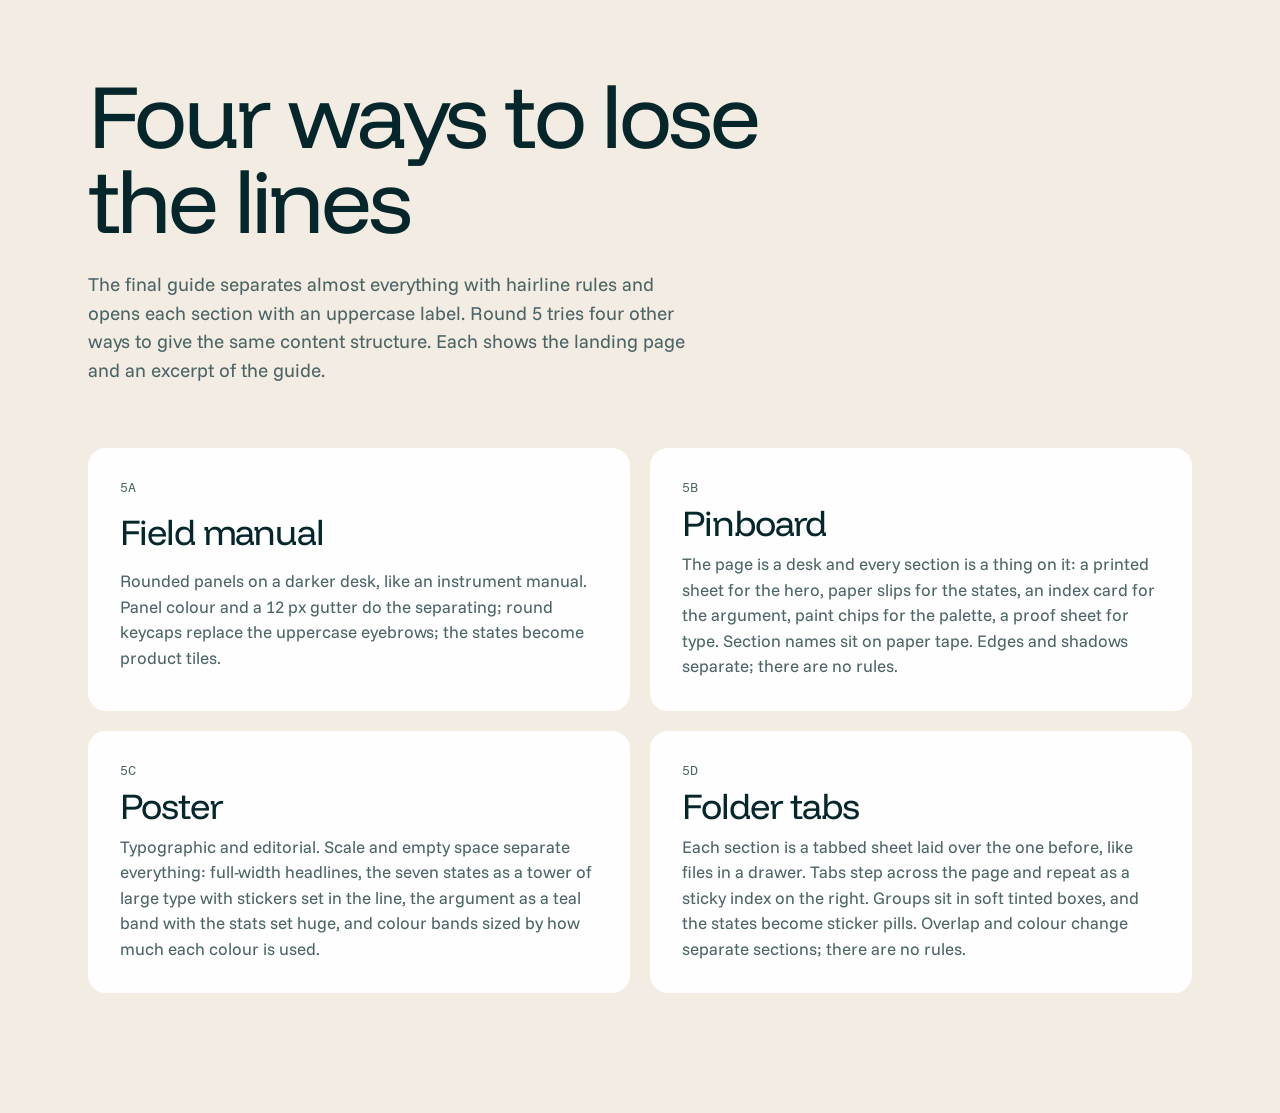
<file: round-5/index.html>
<!doctype html>
<html lang="en">
<head>
  <meta charset="utf-8">
  <meta name="viewport" content="width=device-width, initial-scale=1">
  <meta name="robots" content="noindex, nofollow">
  <title>Sensoria round 5</title>
  <link rel="stylesheet" href="https://fonts.googleapis.com/css2?family=Funnel+Display:wght@300..800&family=Funnel+Sans:wght@300..800&family=Fragment+Mono&display=swap">
  <style>
    :root { --ground: #F2ECE2; --ink: #05272B; --ink-2: #4C6466; }
    * { box-sizing: border-box; margin: 0; padding: 0; }
    html { background: var(--ground); color: var(--ink); }
    body { font: 17px/1.5 'Funnel Sans', system-ui, sans-serif; -webkit-font-smoothing: antialiased; }
    .wrap { max-width: 1200px; margin: 0 auto; padding: 72px 48px 120px; }
    h1 { font: 400 clamp(48px, 7vw, 96px)/.95 'Funnel Display', system-ui, sans-serif; letter-spacing: -.04em; max-width: 13ch; }
    .intro { max-width: 60ch; color: var(--ink-2); margin-top: 28px; font-size: 19px; }
    .grid { display: grid; grid-template-columns: 1fr 1fr; gap: 20px; margin-top: 64px; }
    .card { display: grid; gap: 10px; padding: 32px; border-radius: 18px; background: #FEFEFE; text-decoration: none; color: inherit; transition: transform .2s; }
    .card:hover { transform: translateY(-3px); }
    .card:focus-visible { outline: 2px solid var(--ink); outline-offset: 3px; }
    .card b { font: 400 13px 'Fragment Mono', monospace; color: var(--ink-2); }
    .card h2 { font: 400 36px/1 'Funnel Display', system-ui, sans-serif; letter-spacing: -.03em; }
    .card p { color: var(--ink-2); }
    @media (max-width: 760px) { .wrap { padding: 40px 16px 64px; } .grid { grid-template-columns: 1fr; } }
  </style>
</head>
<body>
  <main class="wrap">
    <h1>Four ways to lose the lines</h1>
    <p class="intro">The final guide separates almost everything with hairline rules and opens each section with an uppercase label. Round 5 tries four other ways to give the same content structure. Each shows the landing page and an excerpt of the guide.</p>
    <div class="grid" id="grid"></div>
  </main>
  <script>window.DIRECTIONS = [];</script>
  <script src="directions/base.js"></script>
  <script src="directions/kit.js"></script>
  <script src="content.js"></script>
  <script src="directions/manual.js"></script>
  <script src="directions/pinboard.js"></script>
  <script src="directions/poster.js"></script>
  <script src="directions/tabs.js"></script>
  <script>
    document.getElementById('grid').innerHTML = window.LAYOUTS.map((d, i) => `
      <a class="card" href="page.html?d=${d.id}"><b>5${String.fromCharCode(65 + i)}</b><h2>${d.name}</h2><p>${d.idea}</p></a>`).join('');
  </script>
</body>
</html>
</file>
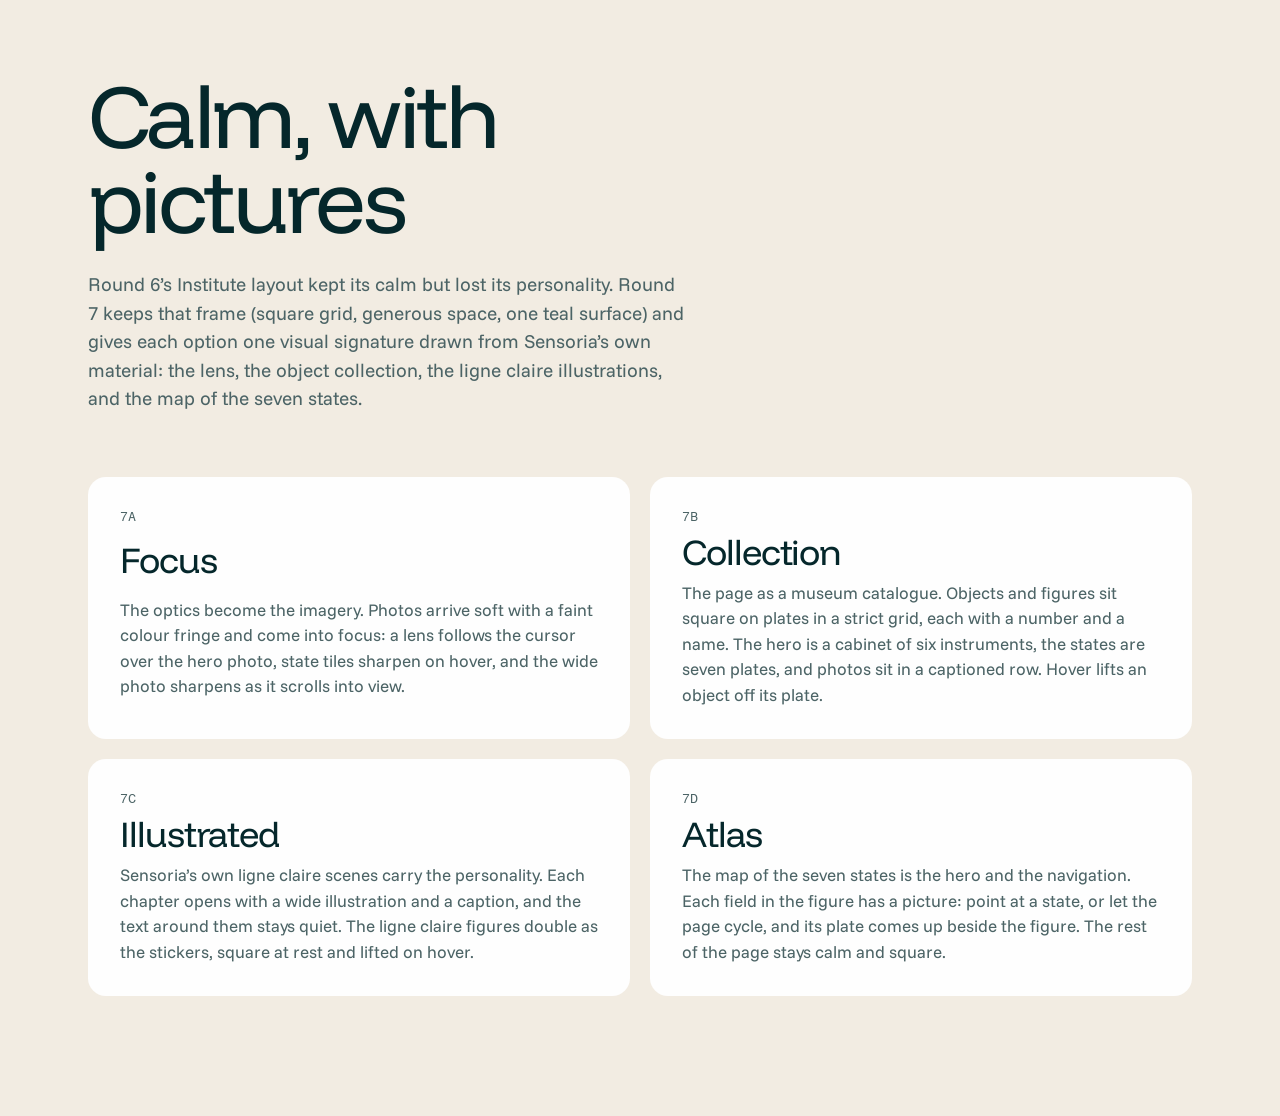
<file: round-7/index.html>
<!doctype html>
<html lang="en">
<head>
  <meta charset="utf-8">
  <meta name="viewport" content="width=device-width, initial-scale=1">
  <meta name="robots" content="noindex, nofollow">
  <title>Sensoria round 7</title>
  <link rel="stylesheet" href="https://fonts.googleapis.com/css2?family=Funnel+Display:wght@300..800&family=Funnel+Sans:wght@300..800&family=Fragment+Mono&display=swap">
  <style>
    :root { --ground: #F2ECE2; --ink: #05272B; --ink-2: #4C6466; }
    * { box-sizing: border-box; margin: 0; padding: 0; }
    html { background: var(--ground); color: var(--ink); }
    body { font: 17px/1.5 'Funnel Sans', system-ui, sans-serif; -webkit-font-smoothing: antialiased; }
    .wrap { max-width: 1200px; margin: 0 auto; padding: 72px 48px 120px; }
    h1 { font: 400 clamp(48px, 7vw, 96px)/.95 'Funnel Display', system-ui, sans-serif; letter-spacing: -.04em; max-width: 13ch; }
    .intro { max-width: 60ch; color: var(--ink-2); margin-top: 28px; font-size: 19px; }
    .grid { display: grid; grid-template-columns: 1fr 1fr; gap: 20px; margin-top: 64px; }
    .card { display: grid; gap: 10px; padding: 32px; border-radius: 18px; background: #FEFEFE; text-decoration: none; color: inherit; transition: transform .2s; }
    .card:hover { transform: translateY(-3px); }
    .card:focus-visible { outline: 2px solid var(--ink); outline-offset: 3px; }
    .card b { font: 400 13px 'Fragment Mono', monospace; color: var(--ink-2); }
    .card h2 { font: 400 36px/1 'Funnel Display', system-ui, sans-serif; letter-spacing: -.03em; }
    .card p { color: var(--ink-2); }
    @media (max-width: 760px) { .wrap { padding: 40px 16px 64px; } .grid { grid-template-columns: 1fr; } }
  </style>
</head>
<body>
  <main class="wrap">
    <h1>Calm, with pictures</h1>
    <p class="intro">Round 6’s Institute layout kept its calm but lost its personality. Round 7 keeps that frame (square grid, generous space, one teal surface) and gives each option one visual signature drawn from Sensoria’s own material: the lens, the object collection, the ligne claire illustrations, and the map of the seven states.</p>
    <div class="grid" id="grid"></div>
  </main>
  <script>window.DIRECTIONS = [];</script>
  <script src="../round-5/directions/base.js"></script>
  <script src="../round-5/directions/kit.js"></script>
  <script src="content.js"></script>
  <script src="directions/focus.js"></script>
  <script src="directions/collection.js"></script>
  <script src="directions/illustrated.js"></script>
  <script src="directions/atlas.js"></script>
  <script>
    document.getElementById('grid').innerHTML = window.LAYOUTS.map((d, i) => `
      <a class="card" href="page.html?d=${d.id}"><b>7${String.fromCharCode(65 + i)}</b><h2>${d.name}</h2><p>${d.idea}</p></a>`).join('');
  </script>
</body>
</html>
</file>
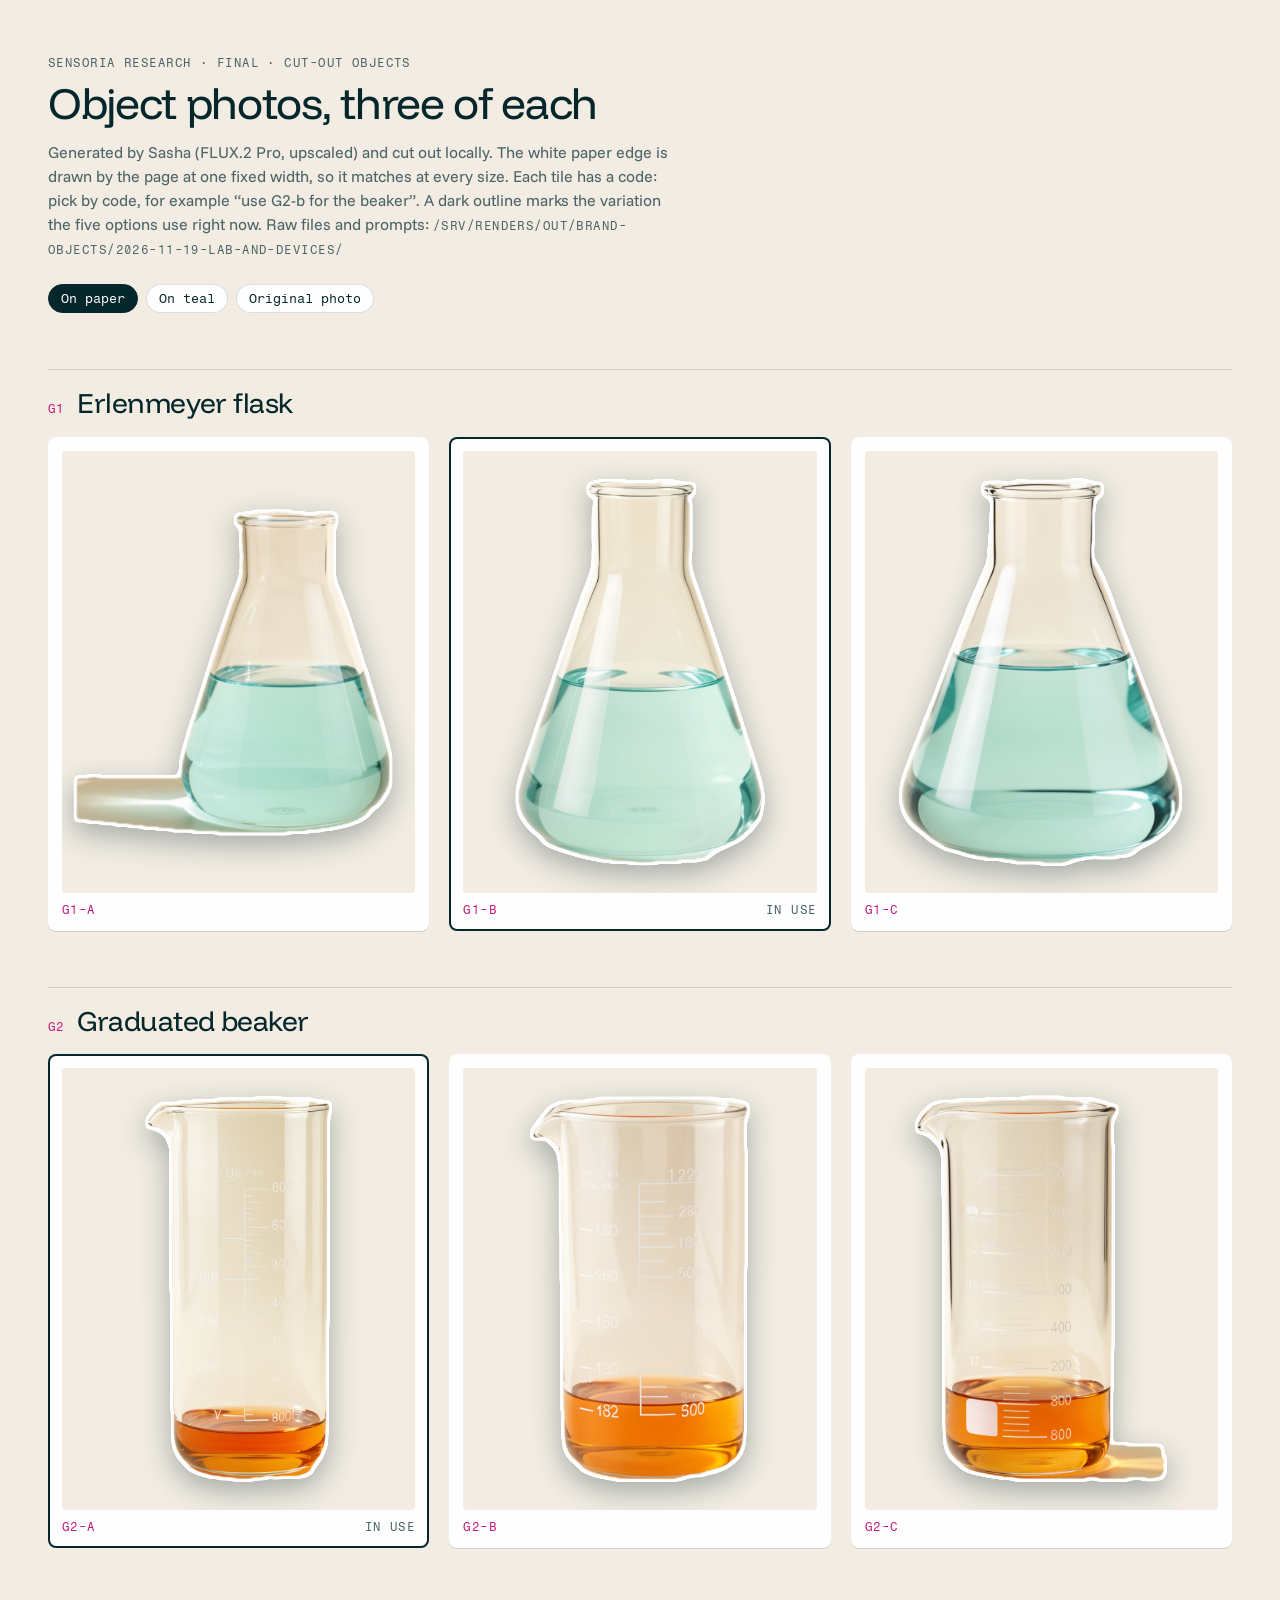
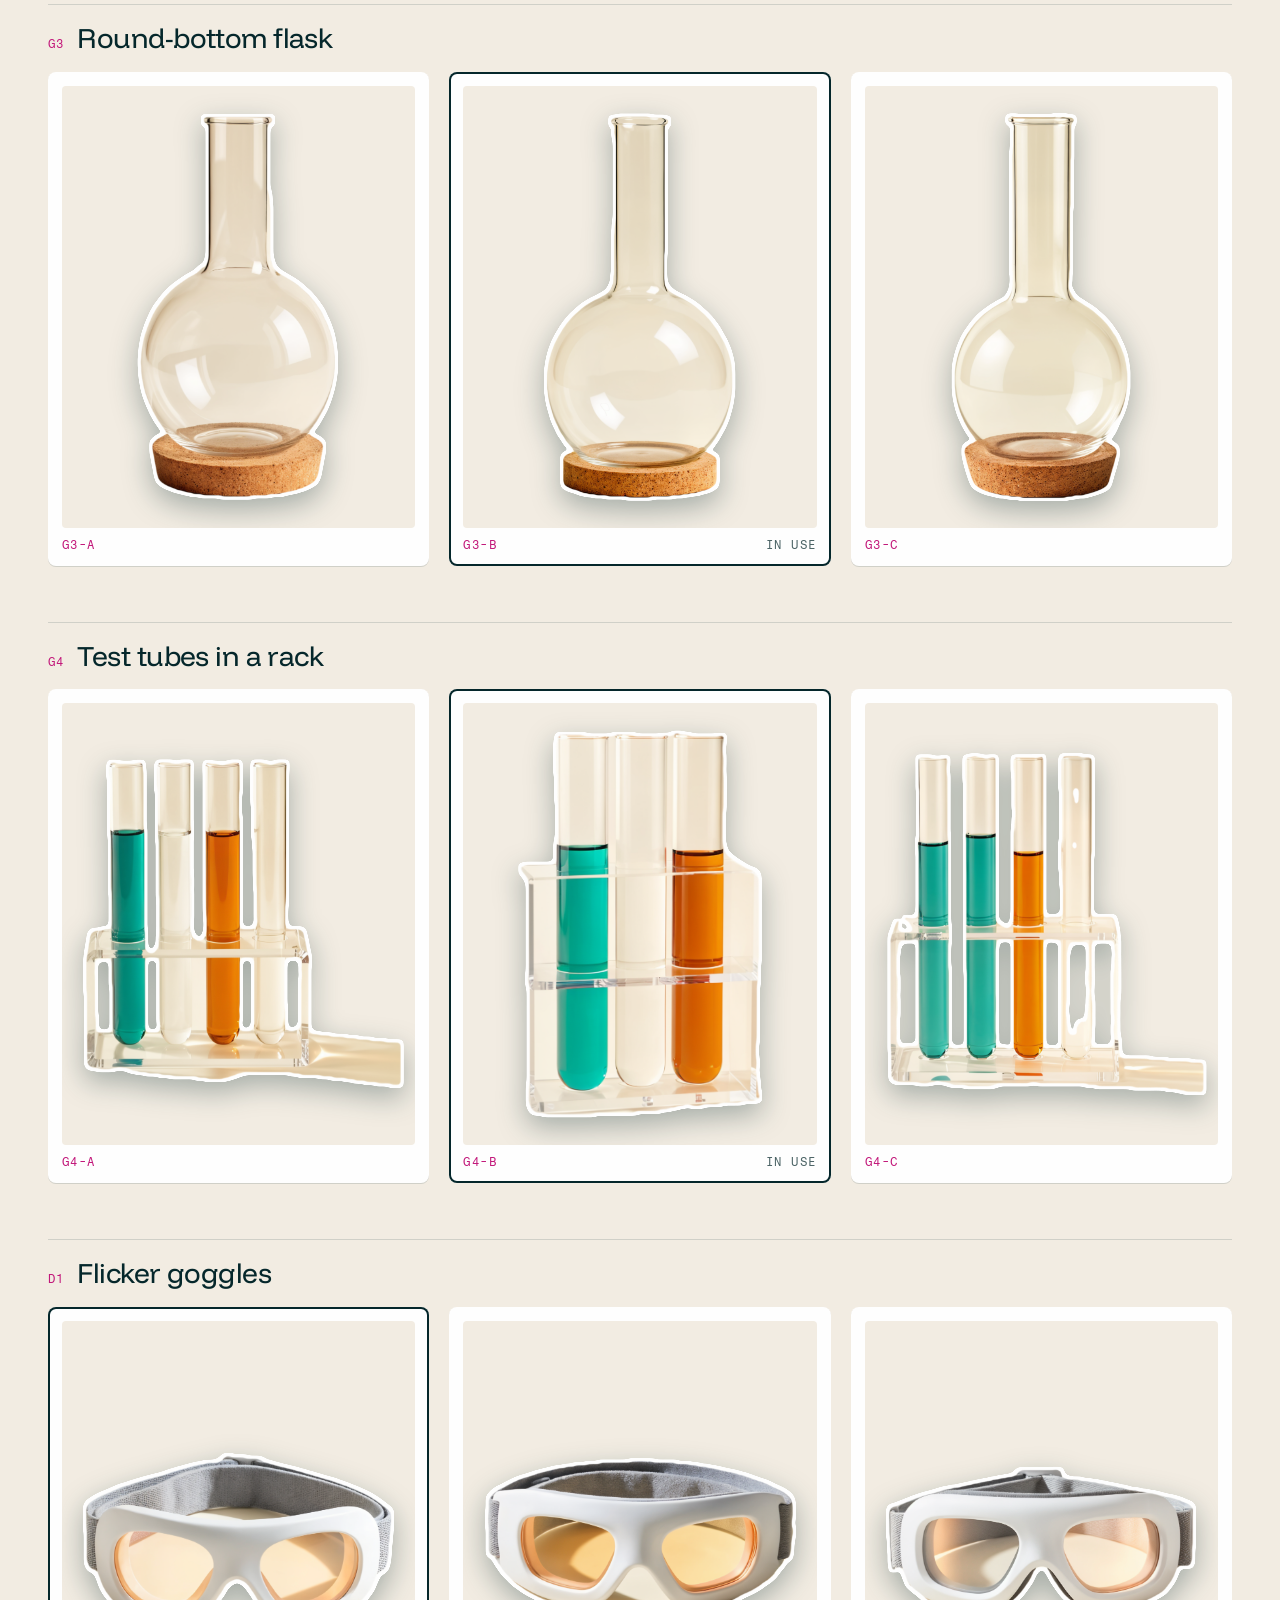
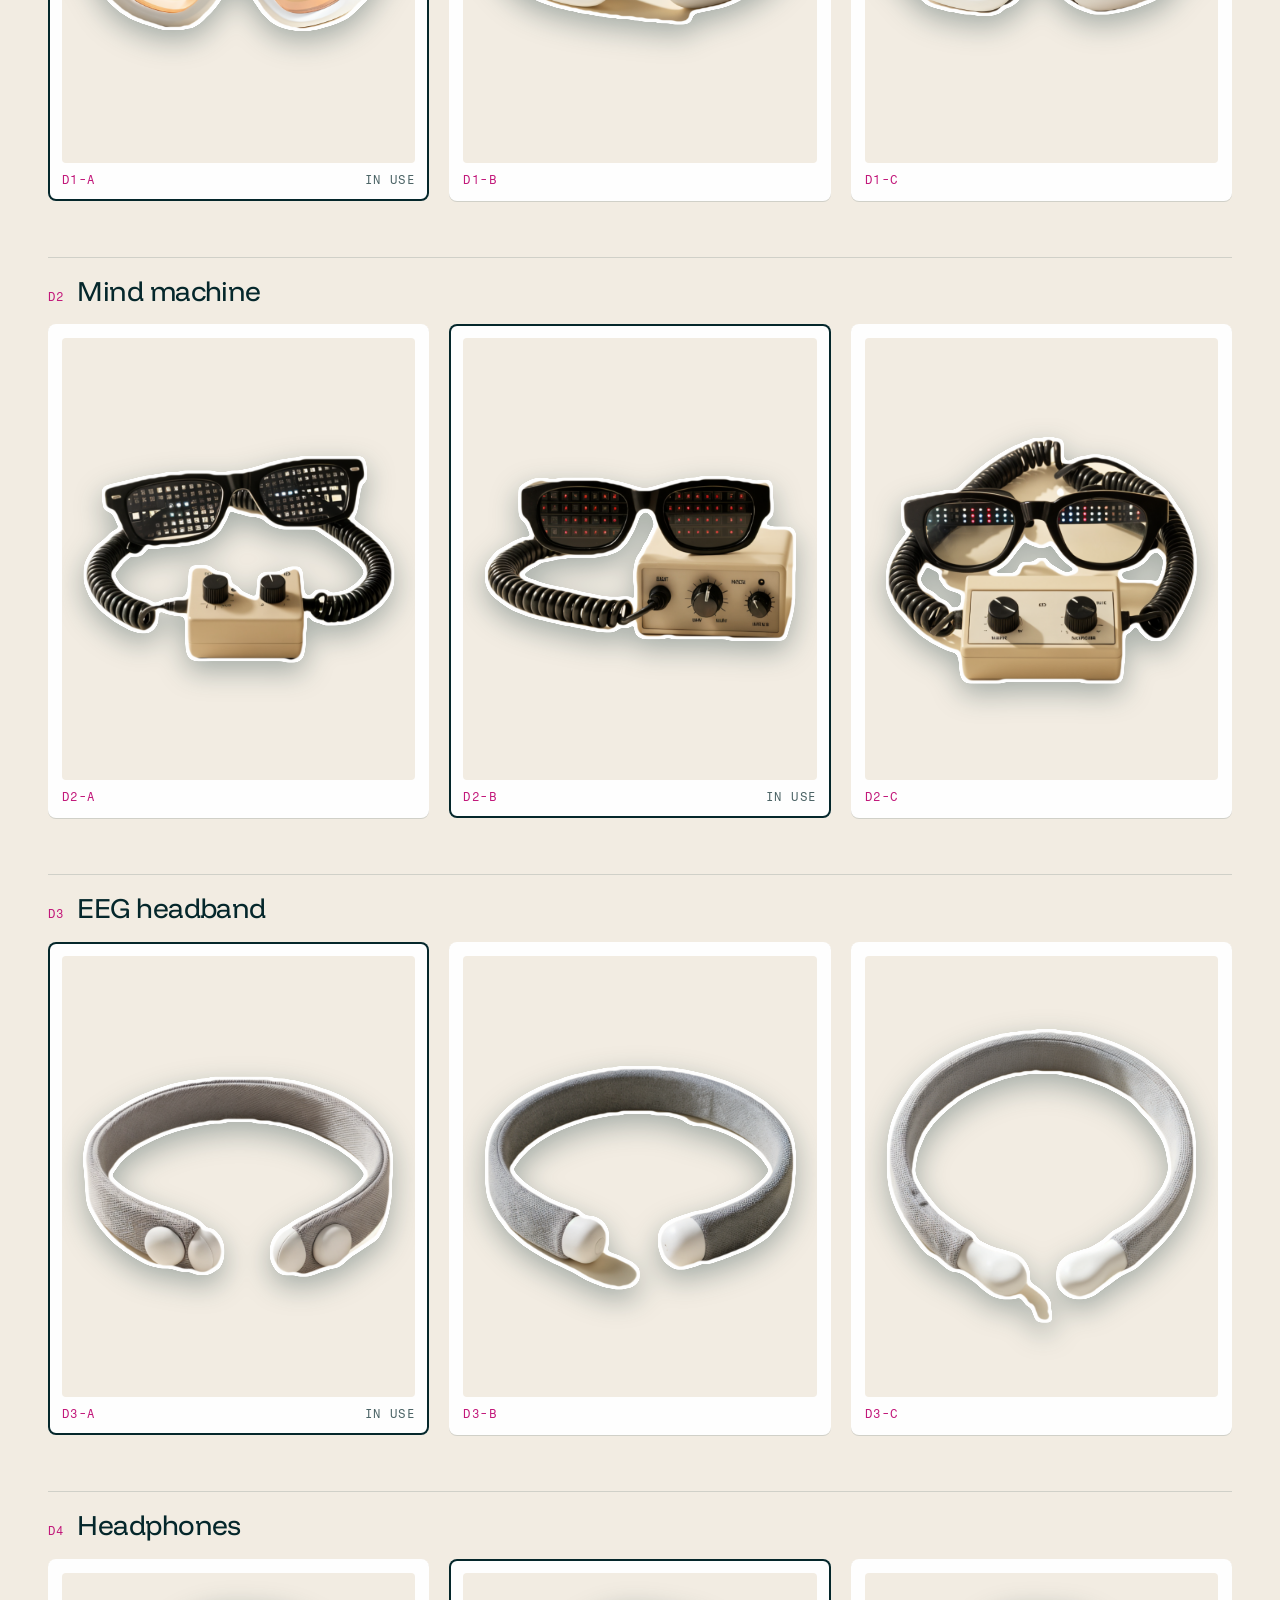
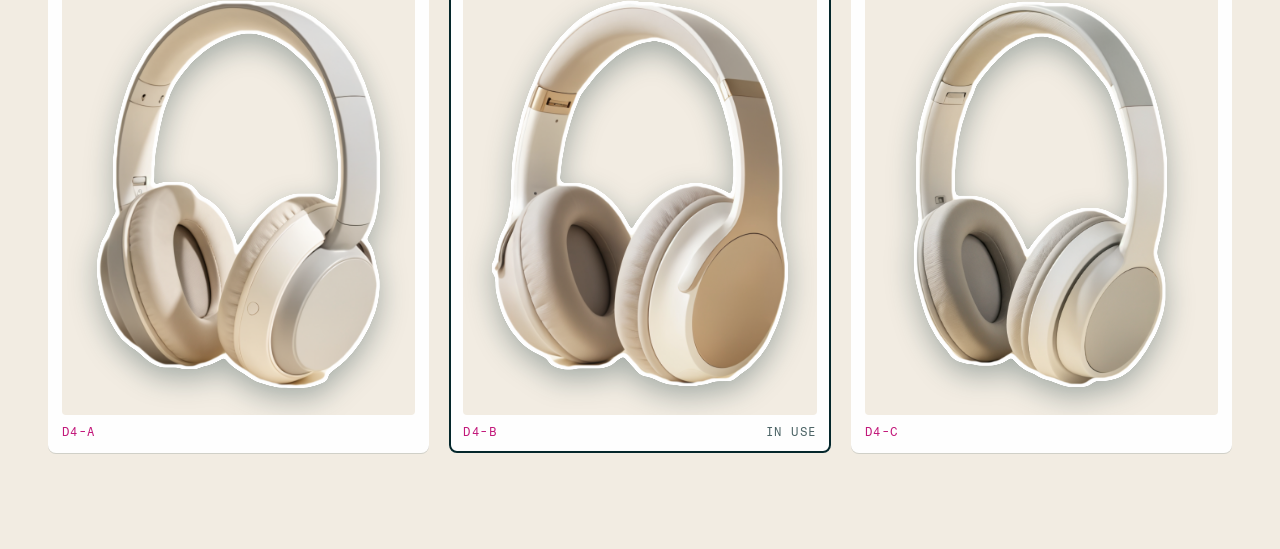
<file: final/objects.html>
<!doctype html>
<html lang="en">
<head>
  <meta charset="utf-8">
  <meta name="viewport" content="width=device-width, initial-scale=1">
  <meta name="robots" content="noindex, nofollow">
  <title>Object photos · Sensoria final</title>
  <link rel="stylesheet" href="https://fonts.googleapis.com/css2?family=Funnel+Display:wght@300..800&family=Funnel+Sans:wght@300..800&family=Fragment+Mono&display=swap">
  <style>
    :root { --ground: #F2ECE2; --white: #FEFEFE; --ink: #05272B; --ink-2: #4C6466; --line: rgba(5,39,43,.14); --mark: #C2187A; }
    * { box-sizing: border-box; margin: 0; padding: 0; }
    html { background: var(--ground); color: var(--ink); }
    body { font: 16px/1.5 'Funnel Sans', system-ui, sans-serif; -webkit-font-smoothing: antialiased; }
    .wrap { max-width: 1280px; margin: 0 auto; padding: 56px 48px 96px; }
    .kicker, .code, .meta { font: 12px 'Fragment Mono', ui-monospace, monospace; letter-spacing: .12em; text-transform: uppercase; color: var(--ink-2); }
    h1 { font: 400 44px/1.05 'Funnel Display', system-ui, sans-serif; letter-spacing: -.03em; margin: 10px 0 14px; }
    .intro { max-width: 70ch; color: var(--ink-2); }
    .toggle { margin-top: 24px; display: flex; gap: 8px; flex-wrap: wrap; }
    .toggle button { font: 13px 'Fragment Mono', monospace; padding: 6px 12px; border-radius: 99px; border: 1px solid var(--line); background: var(--white); color: var(--ink); cursor: pointer; }
    .toggle button[aria-pressed="true"] { background: var(--ink); color: var(--white); border-color: var(--ink); }
    section { margin-top: 56px; border-top: 1px solid var(--line); padding-top: 18px; }
    section h2 { font: 400 28px/1.1 'Funnel Display', system-ui, sans-serif; letter-spacing: -.02em; display: flex; gap: 14px; align-items: baseline; }
    section h2 .code { color: var(--mark); letter-spacing: .06em; }
    .row { display: grid; grid-template-columns: repeat(3, 1fr); gap: 20px; margin-top: 18px; }
    figure { background: var(--white); border-radius: 8px; padding: 14px; box-shadow: 0 1px 0 var(--line); }
    figure.in-use { box-shadow: inset 0 0 0 2px var(--ink); }
    .stage { aspect-ratio: 4 / 5; display: flex; align-items: center; justify-content: center; border-radius: 4px; overflow: hidden; }
    .stage img { max-width: 92%; max-height: 92%; object-fit: contain; }
    body[data-ground="paper"] .stage { background: var(--ground); }
    body[data-ground="teal"] .stage { background: radial-gradient(ellipse 70% 60% at 50% 45%, #1A5259, #05272B); }
    body[data-ground="raw"] .stage { background: #ddd; }
    body:not([data-ground="raw"]) .stage img { filter: url(#r3-edge) drop-shadow(0 10px 14px rgba(5,39,43,.32)); }
    figcaption { display: flex; justify-content: space-between; gap: 8px; margin-top: 10px; }
    figcaption .code { color: var(--mark); }
    .missing { font: 12px 'Fragment Mono', monospace; color: var(--ink-2); }
    @media (max-width: 760px) { .wrap { padding: 32px 16px 64px; } .row { grid-template-columns: 1fr 1fr; } h1 { font-size: 32px; } }
  </style>
</head>
<body data-ground="paper">
  <svg id="defs" width="0" height="0" style="position:absolute" aria-hidden="true"></svg>
  <main class="wrap">
    <p class="kicker">Sensoria Research · final · cut-out objects</p>
    <h1>Object photos, three of each</h1>
    <p class="intro">Generated by Sasha (FLUX.2 Pro, upscaled) and cut out locally. The white paper edge is drawn by the page at one fixed width, so it matches at every size. Each tile has a code: pick by code, for example “use G2-b for the beaker”. A dark outline marks the variation the five options use right now. Raw files and prompts: <span class="code">/srv/renders/out/brand-objects/2026-11-19-lab-and-devices/</span></p>
    <div class="toggle" role="group" aria-label="Background">
      <button type="button" data-g="paper" aria-pressed="true">On paper</button>
      <button type="button" data-g="teal" aria-pressed="false">On teal</button>
      <button type="button" data-g="raw" aria-pressed="false">Original photo</button>
    </div>
    <div id="list"></div>
  </main>
  <script>window.DIRECTIONS = [];</script>
  <script src="directions/base.js"></script>
  <script src="directions/kit.js"></script>
  <script>
    // G = glassware, D = devices. Variation letters match the file names.
    const OBJECTS = [
      ['G1', 'Erlenmeyer flask', 'glass-flask-erlenmeyer'],
      ['G2', 'Graduated beaker', 'glass-beaker-graduated'],
      ['G3', 'Round-bottom flask', 'glass-flask-round-bottom'],
      ['G4', 'Test tubes in a rack', 'glass-tubes-rack'],
      ['D1', 'Flicker goggles', 'device-goggles-flicker'],
      ['D2', 'Mind machine', 'device-mind-machine'],
      ['D3', 'EEG headband', 'device-eeg-headband'],
      ['D4', 'Headphones', 'device-headphones'],
    ];
    document.getElementById('defs').innerHTML = window.REFRACT.printKit.defs;
    const used = Object.values(window.REFRACT.OBJ);
    const RAW = 'media/raw/2026-11-19-lab-and-devices/';
    const tile = (code, slug, v) => {
      const cut = `obj-${slug}-${v}.png`;
      return `<figure class="${used.includes(cut) ? 'in-use' : ''}">
        <div class="stage"><img data-cut="media/${cut}" data-raw="${RAW}${slug}-${v}.png" src="media/${cut}" alt="${slug} ${v}"
          onerror="this.replaceWith(Object.assign(document.createElement('span'),{className:'missing',textContent:'not generated yet'}))"></div>
        <figcaption><span class="code">${code}-${v}</span><span class="meta">${used.includes(cut) ? 'in use' : ''}</span></figcaption></figure>`;
    };
    document.getElementById('list').innerHTML = OBJECTS.map(([code, name, slug]) => `
      <section><h2><span class="code">${code}</span>${name}</h2>
        <div class="row">${['a', 'b', 'c'].map((v) => tile(code, slug, v)).join('')}</div></section>`).join('');
    document.querySelectorAll('.toggle button').forEach((b) => b.addEventListener('click', () => {
      document.body.dataset.ground = b.dataset.g;
      document.querySelectorAll('.toggle button').forEach((x) => x.setAttribute('aria-pressed', String(x === b)));
      document.querySelectorAll('.stage img').forEach((img) => { img.src = b.dataset.g === 'raw' ? img.dataset.raw : img.dataset.cut; });
    }));
  </script>
</body>
</html>
</file>
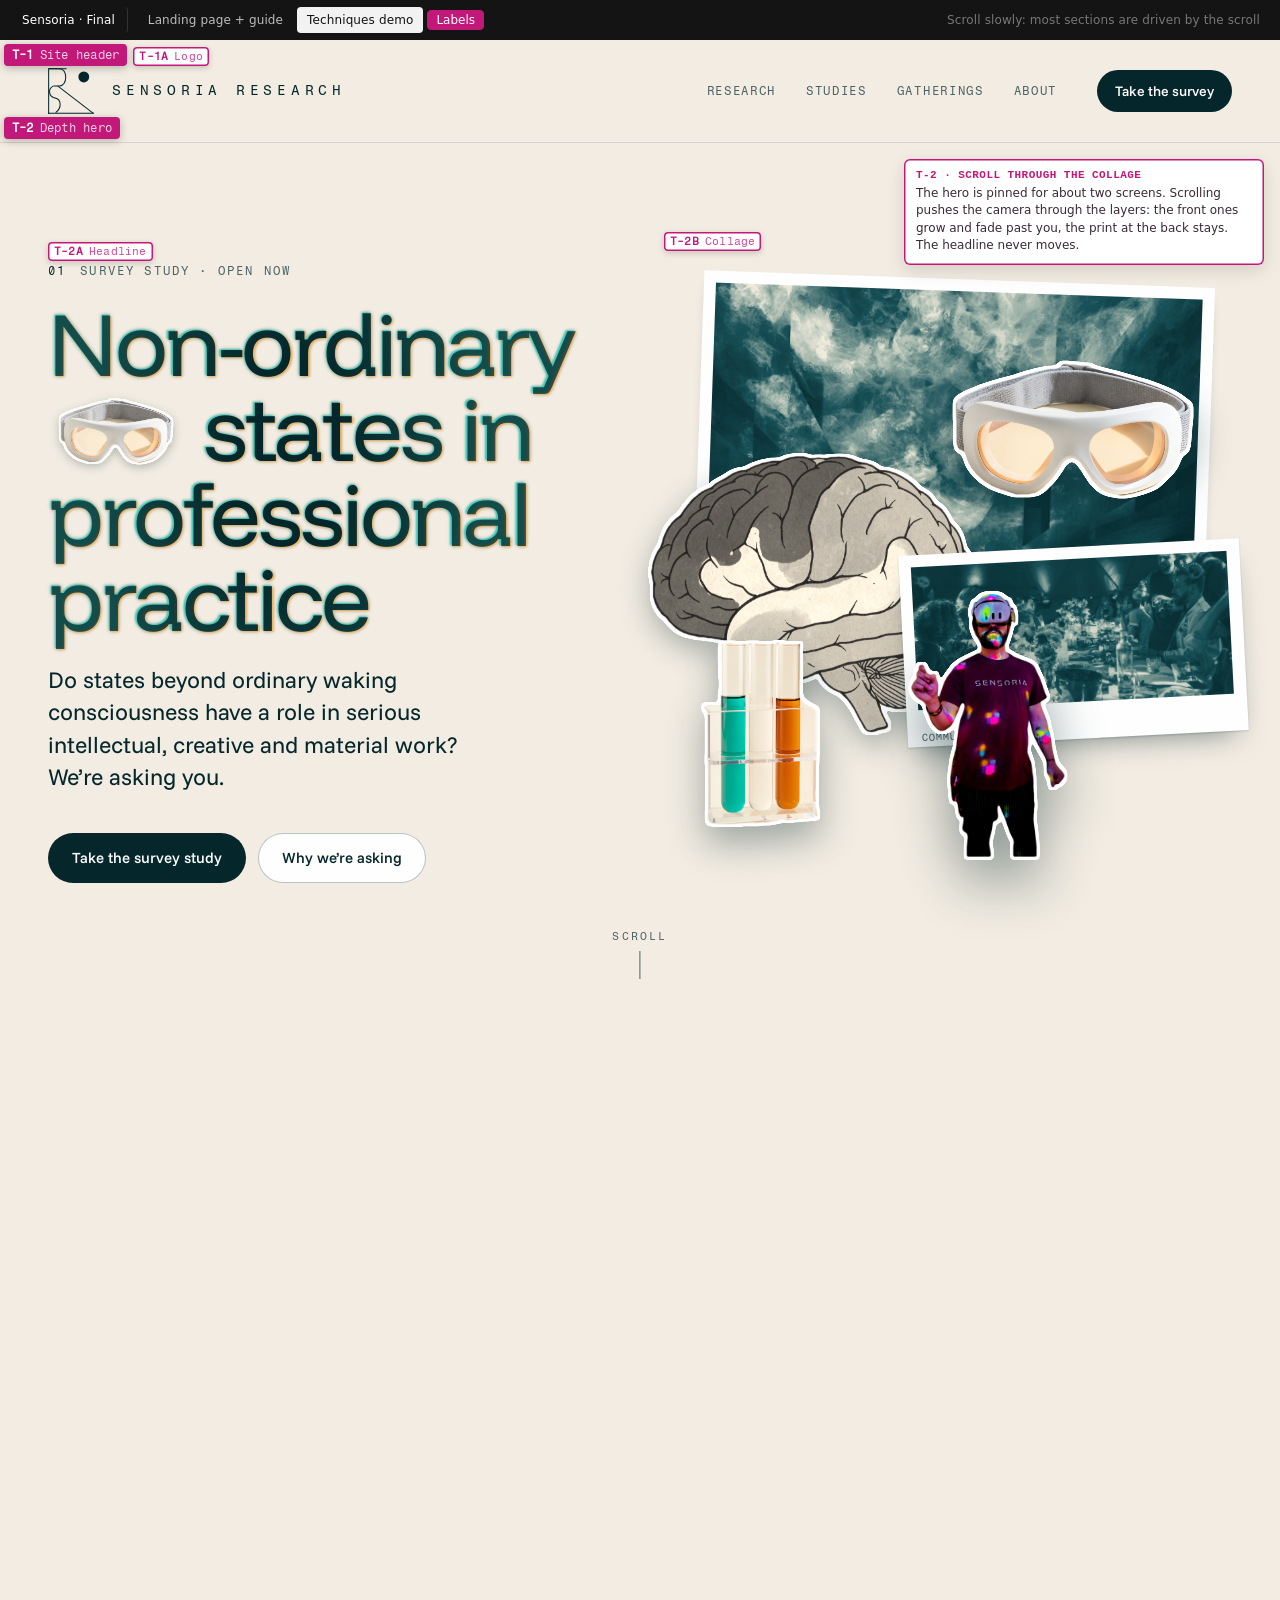
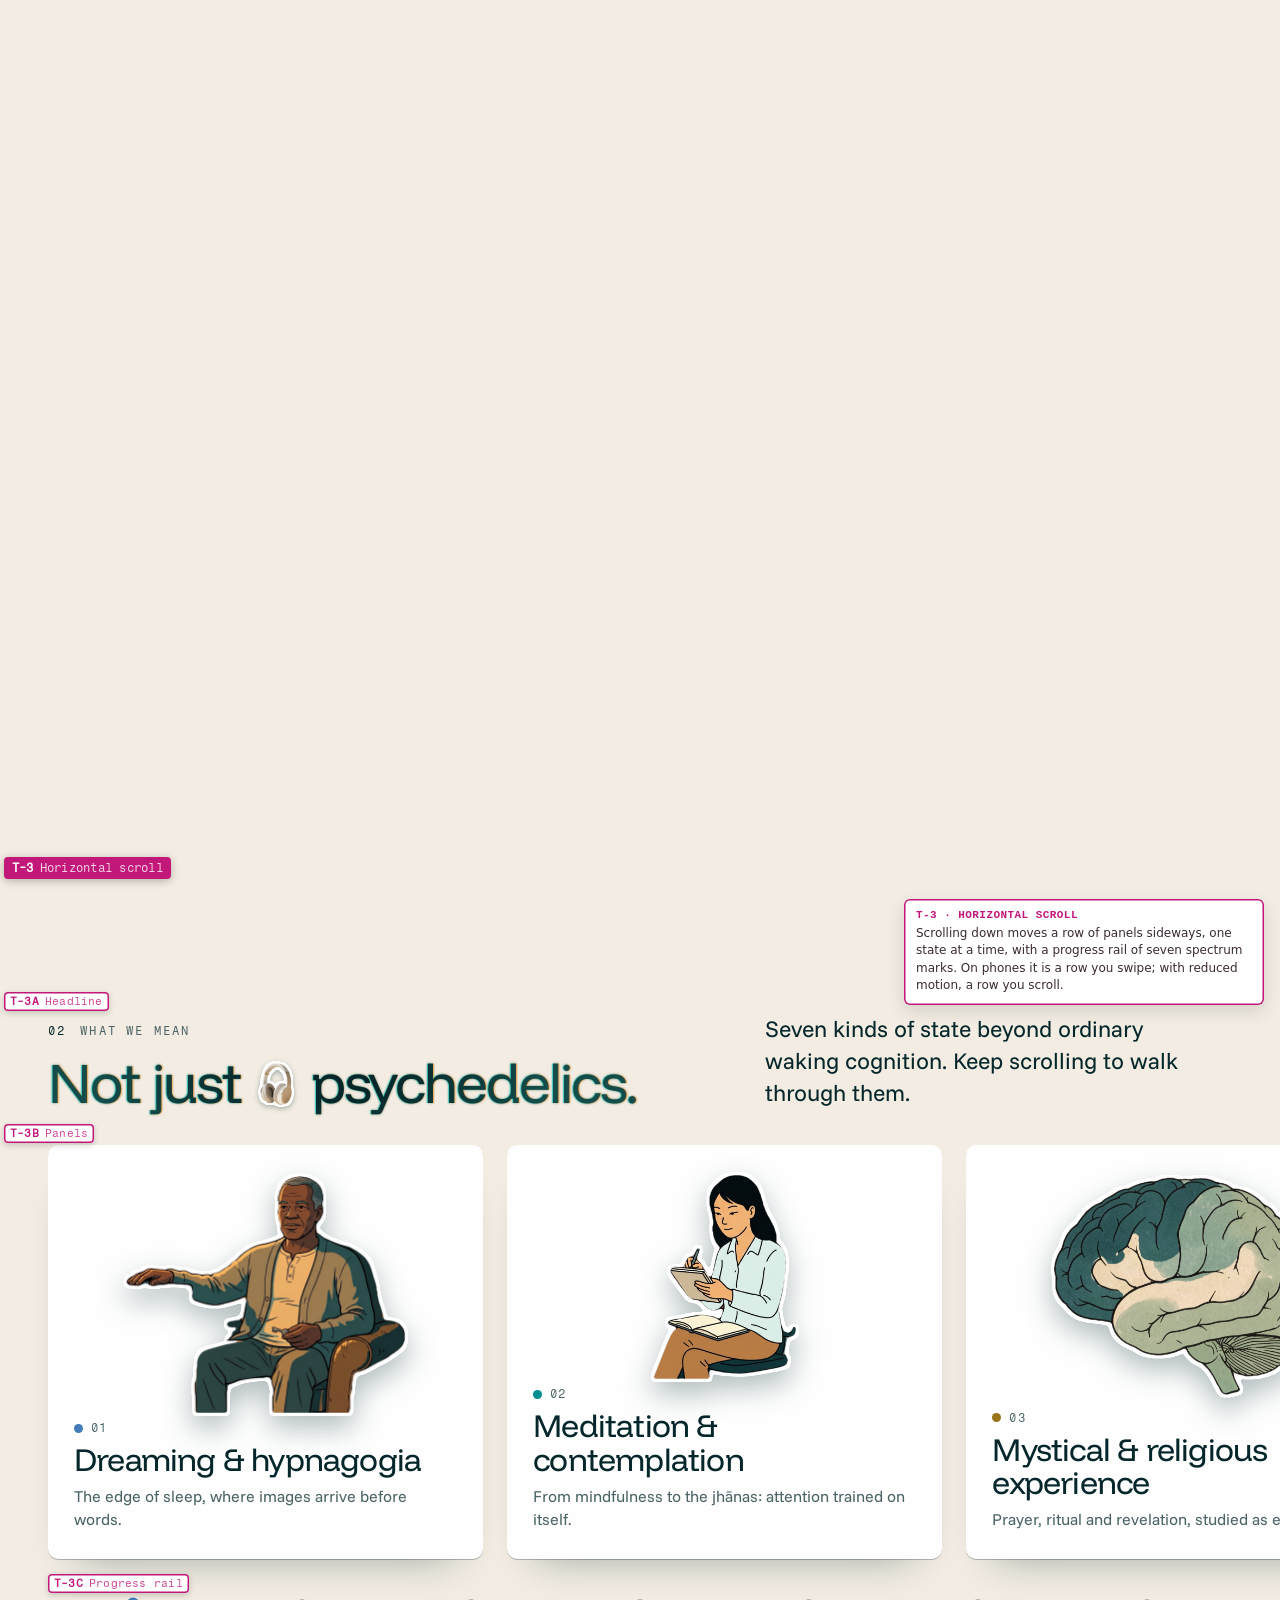
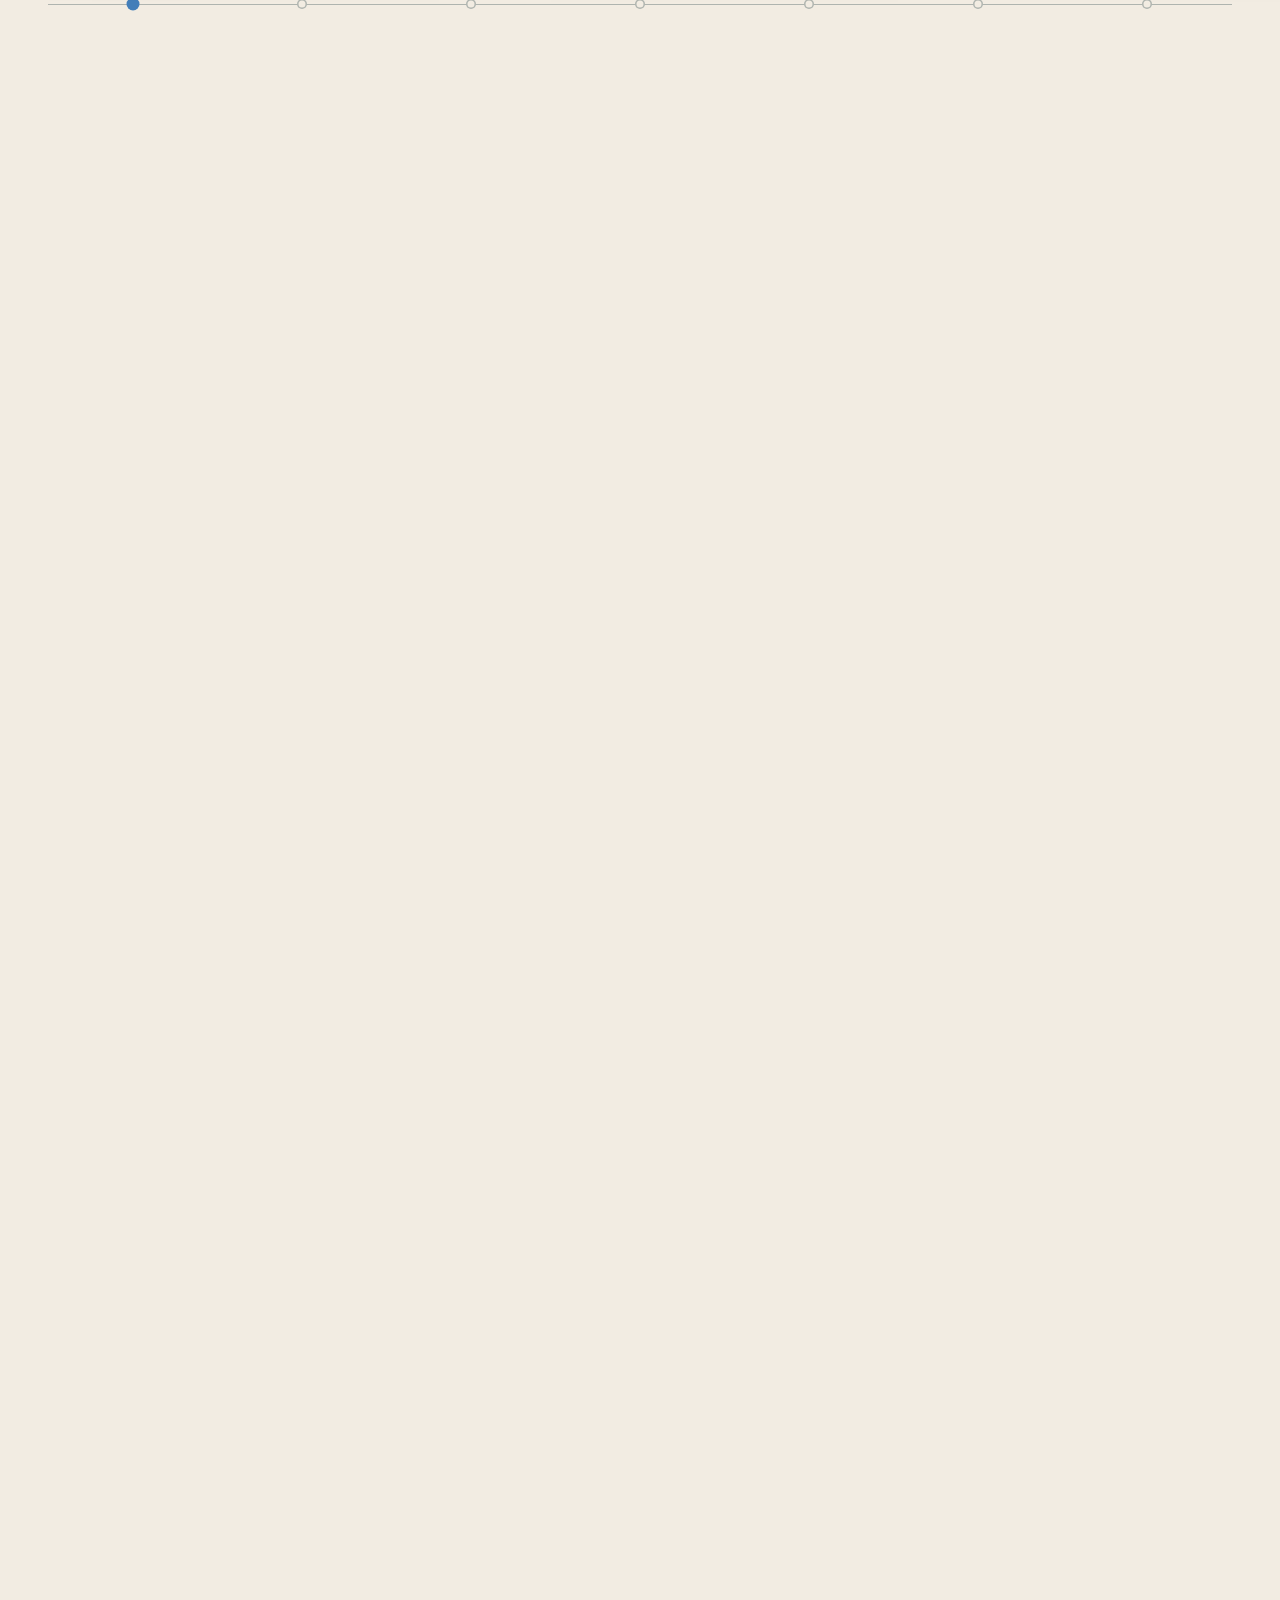
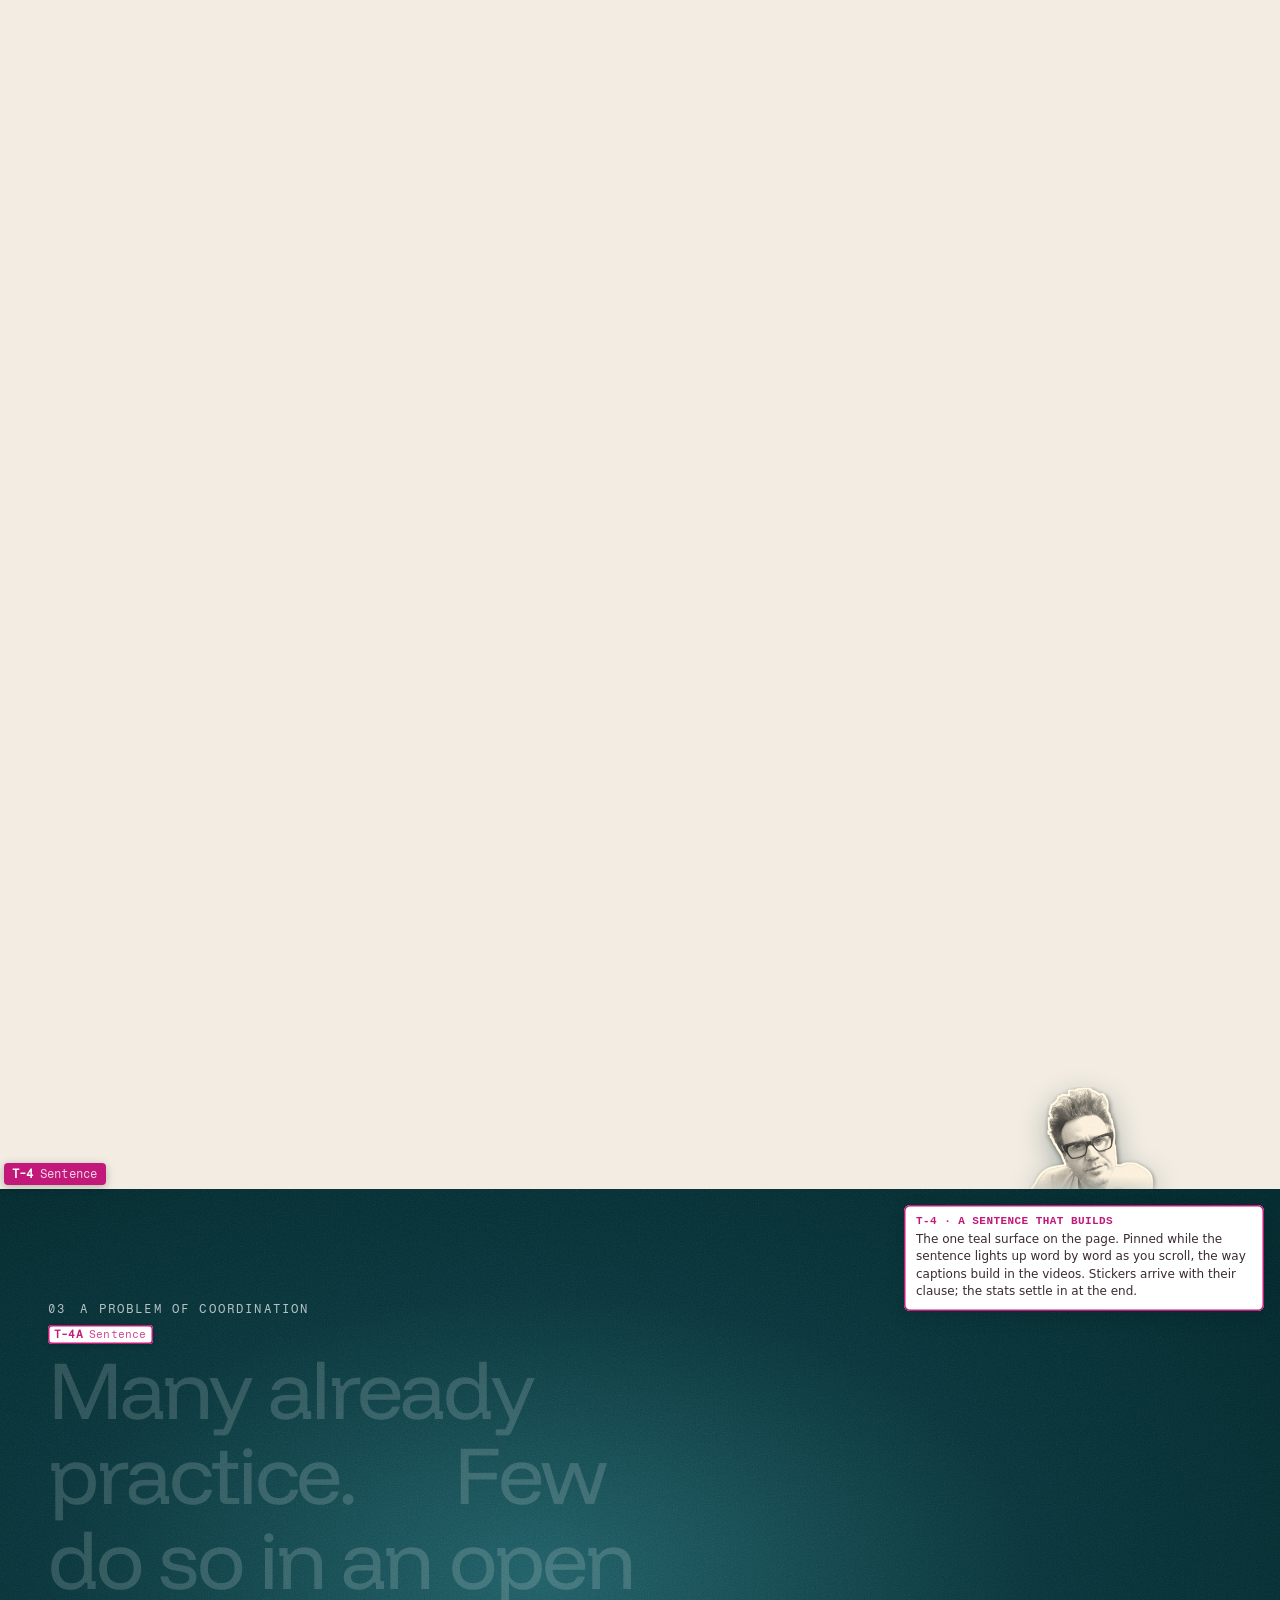
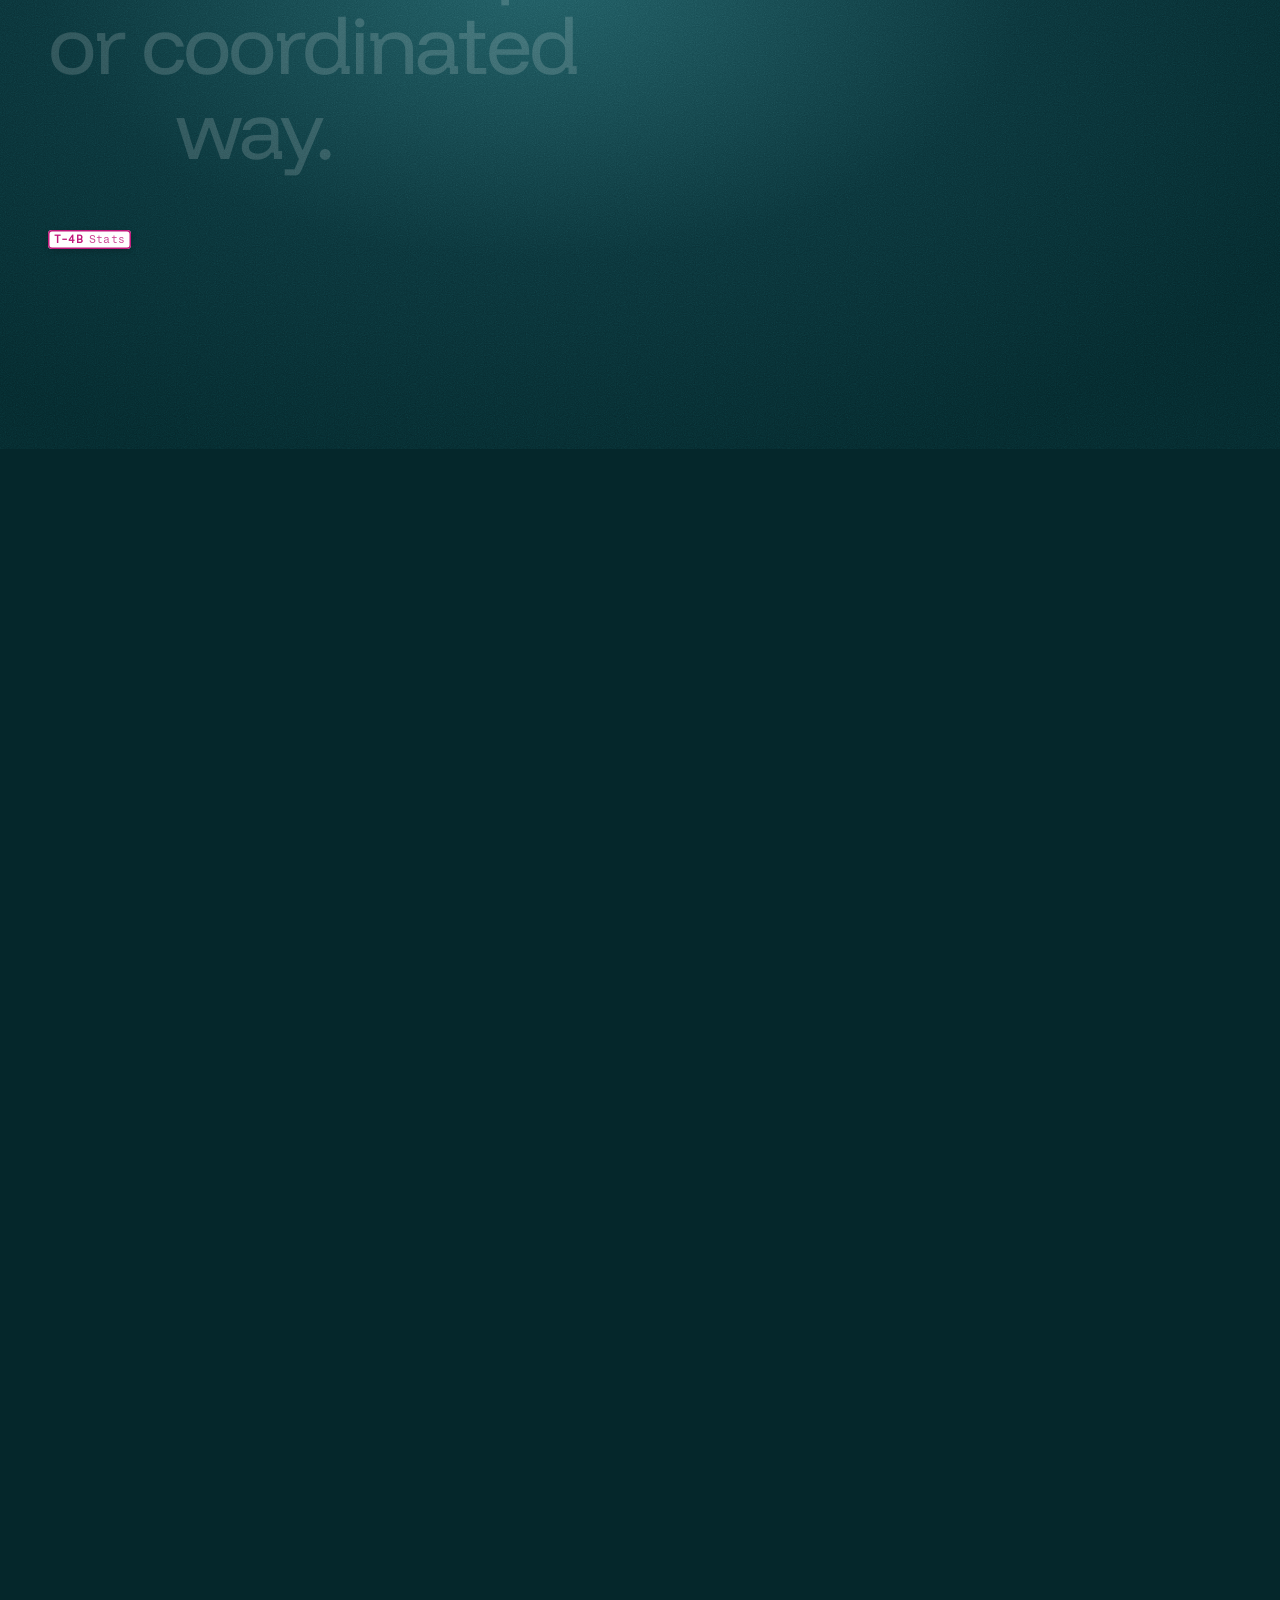
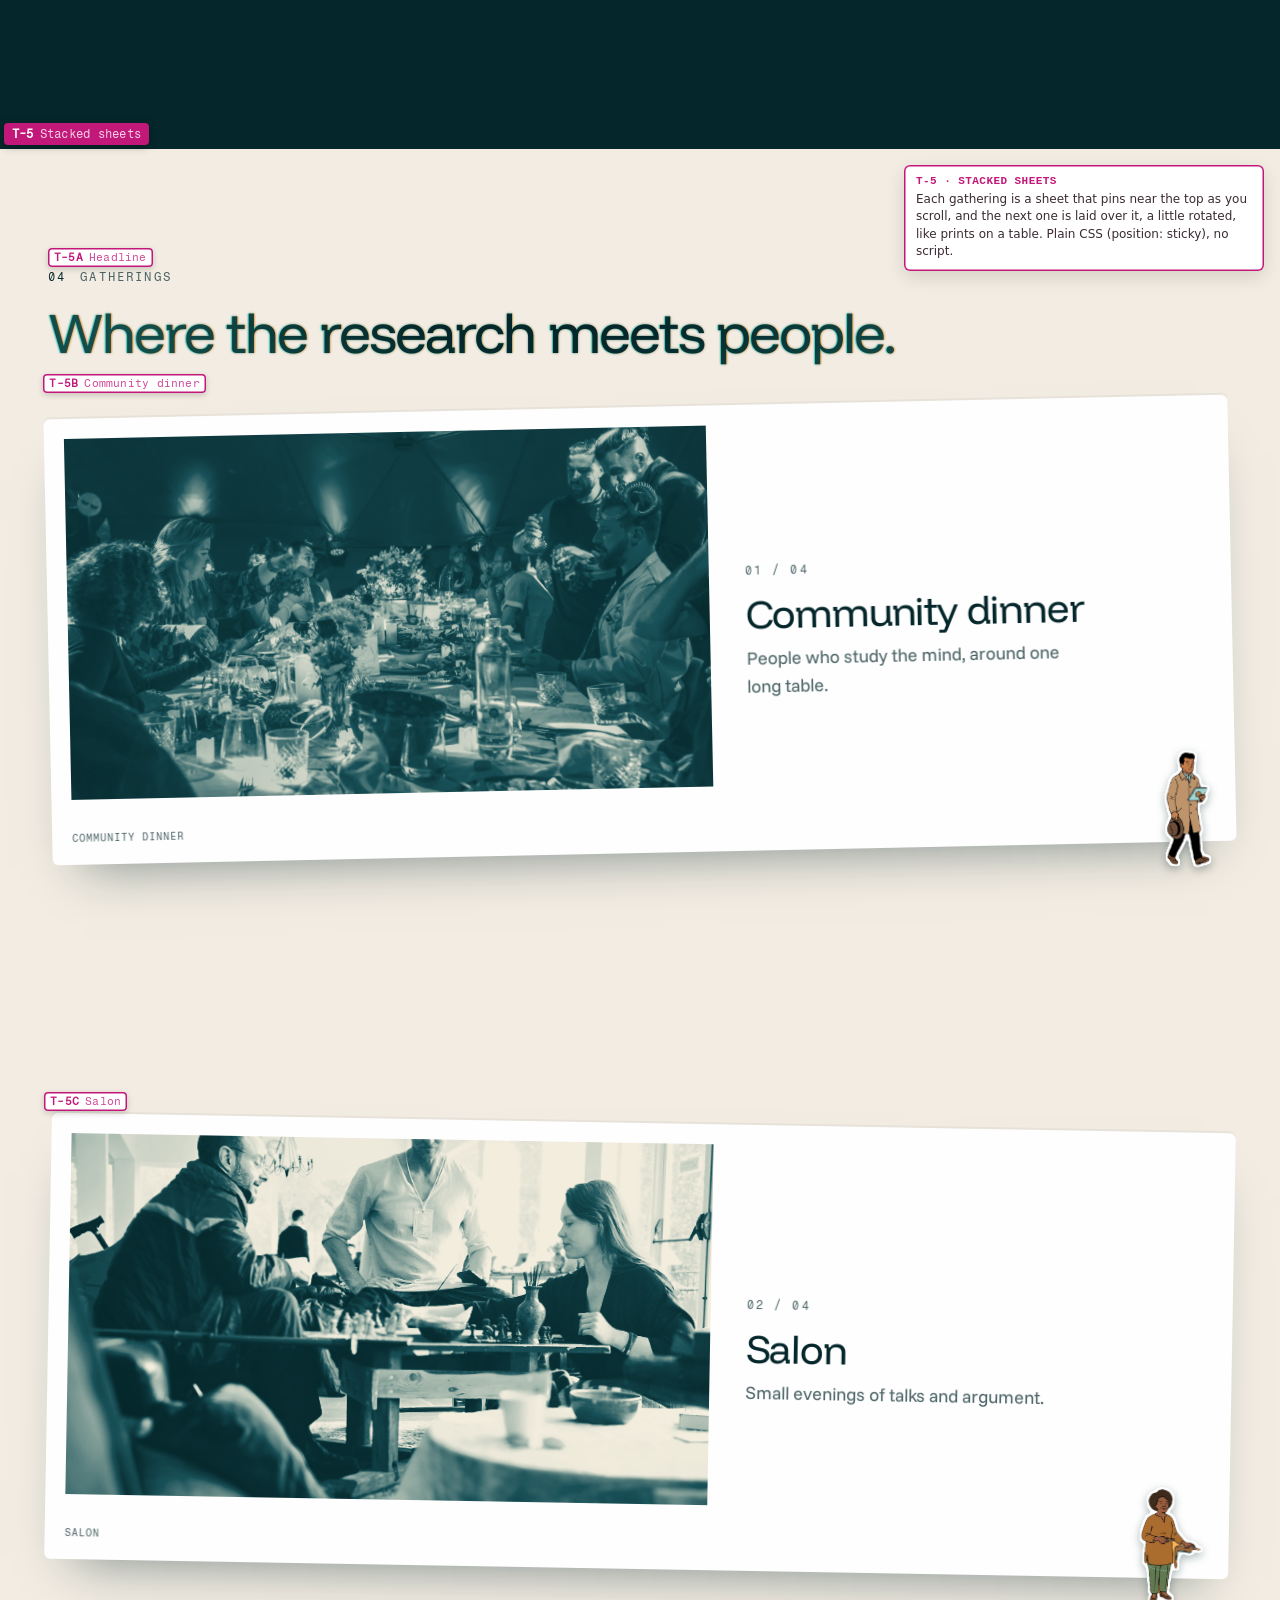
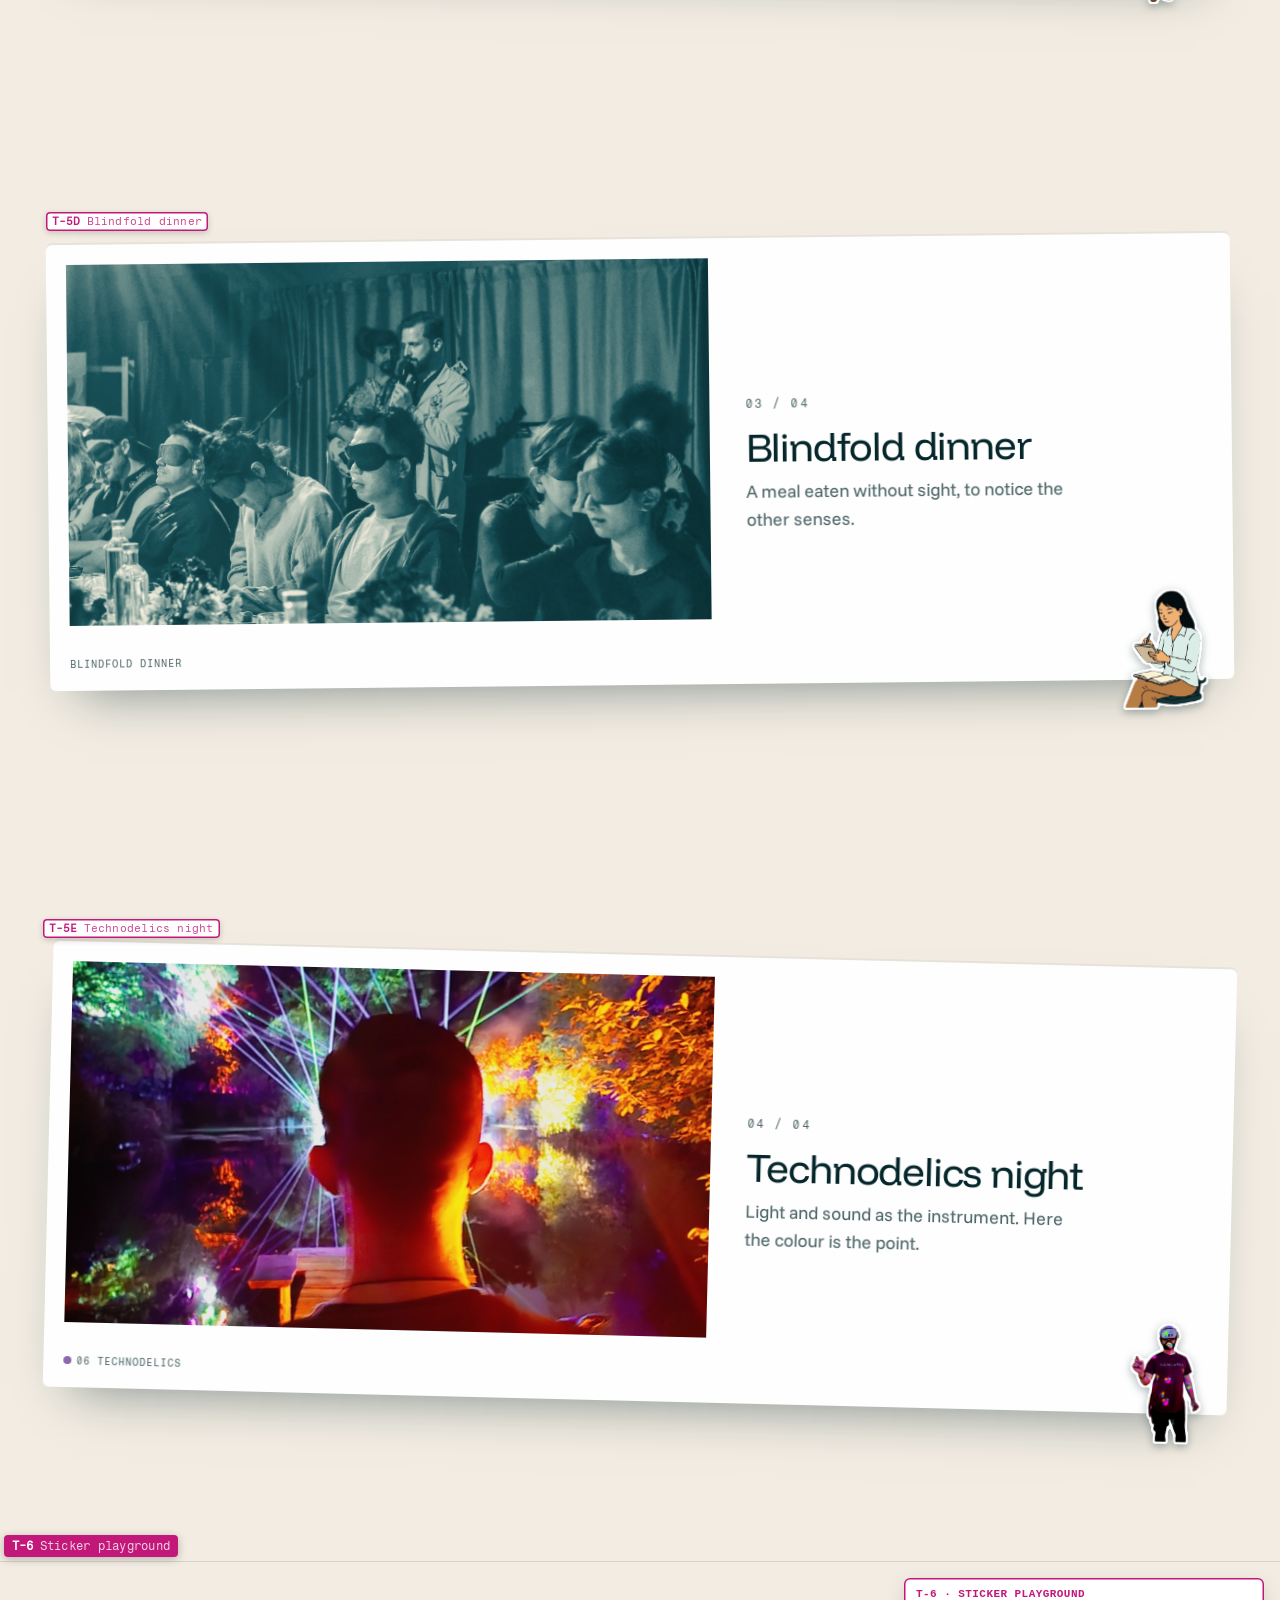
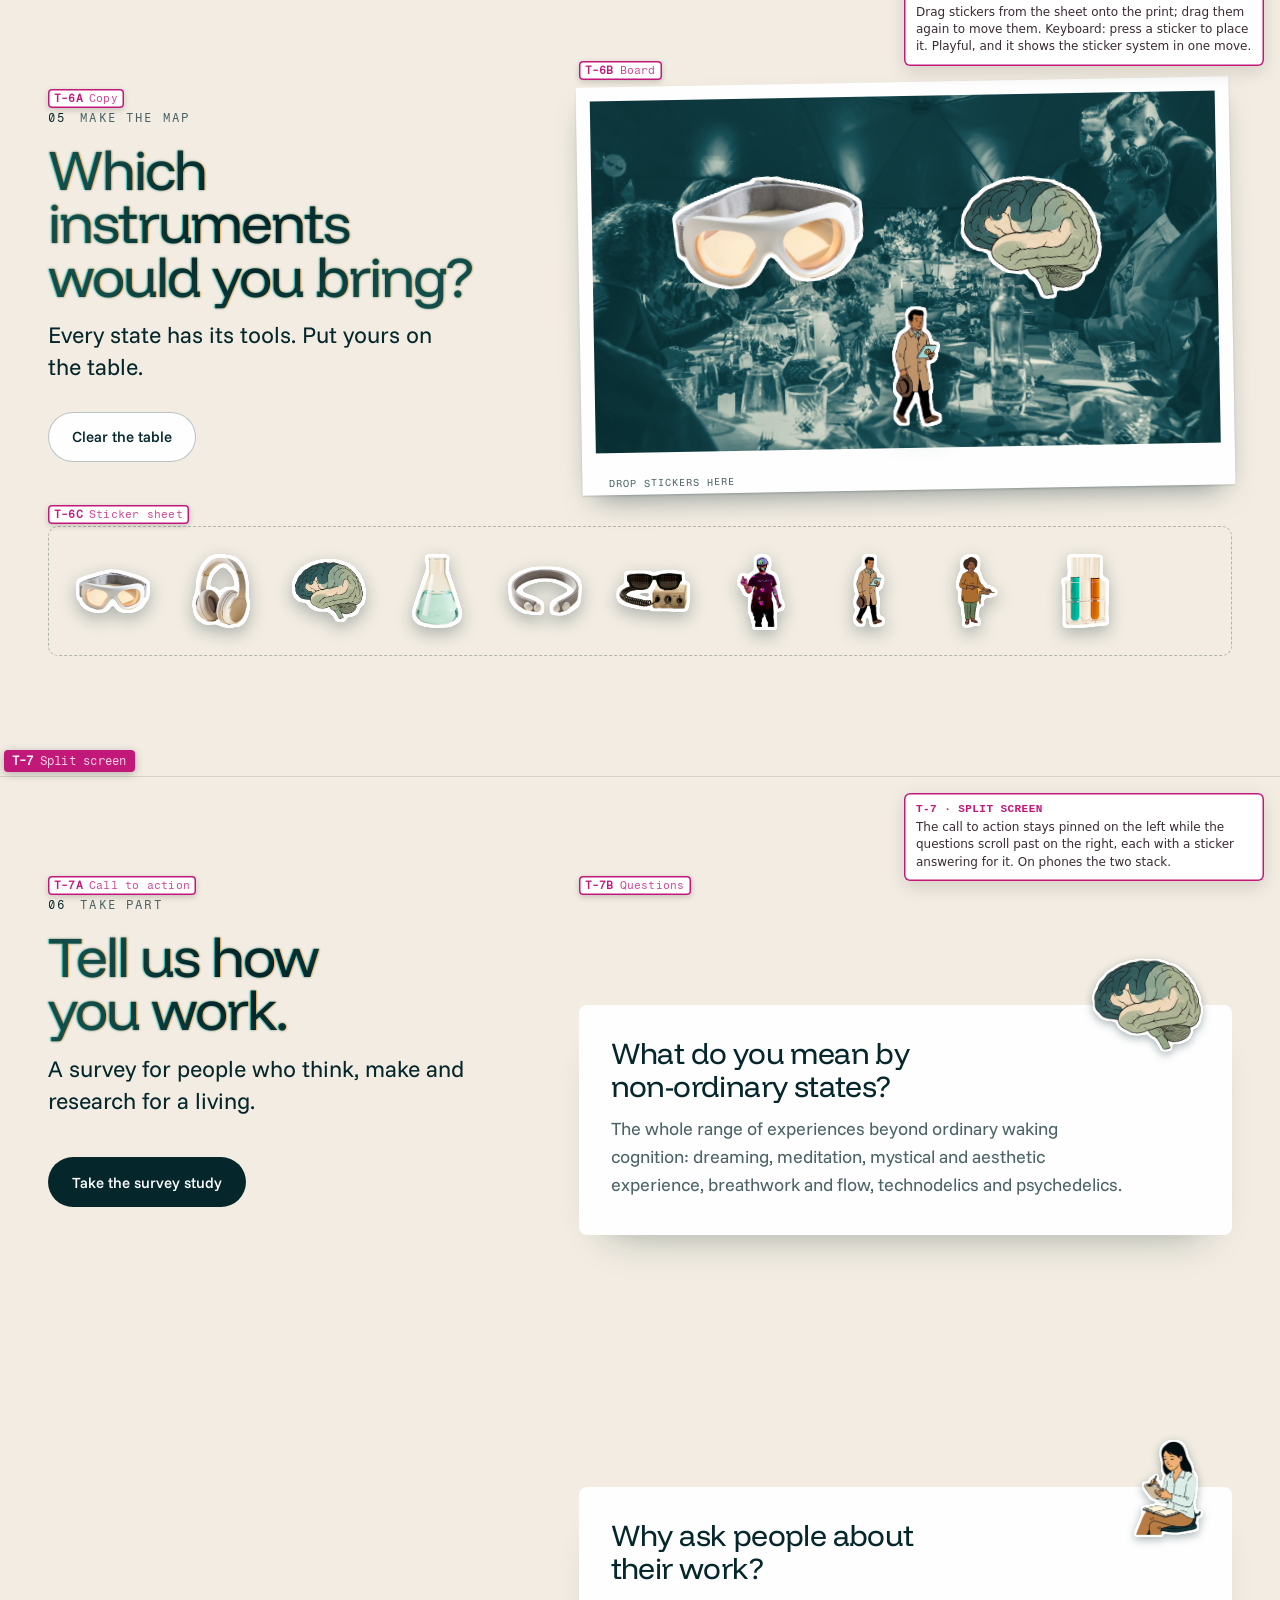
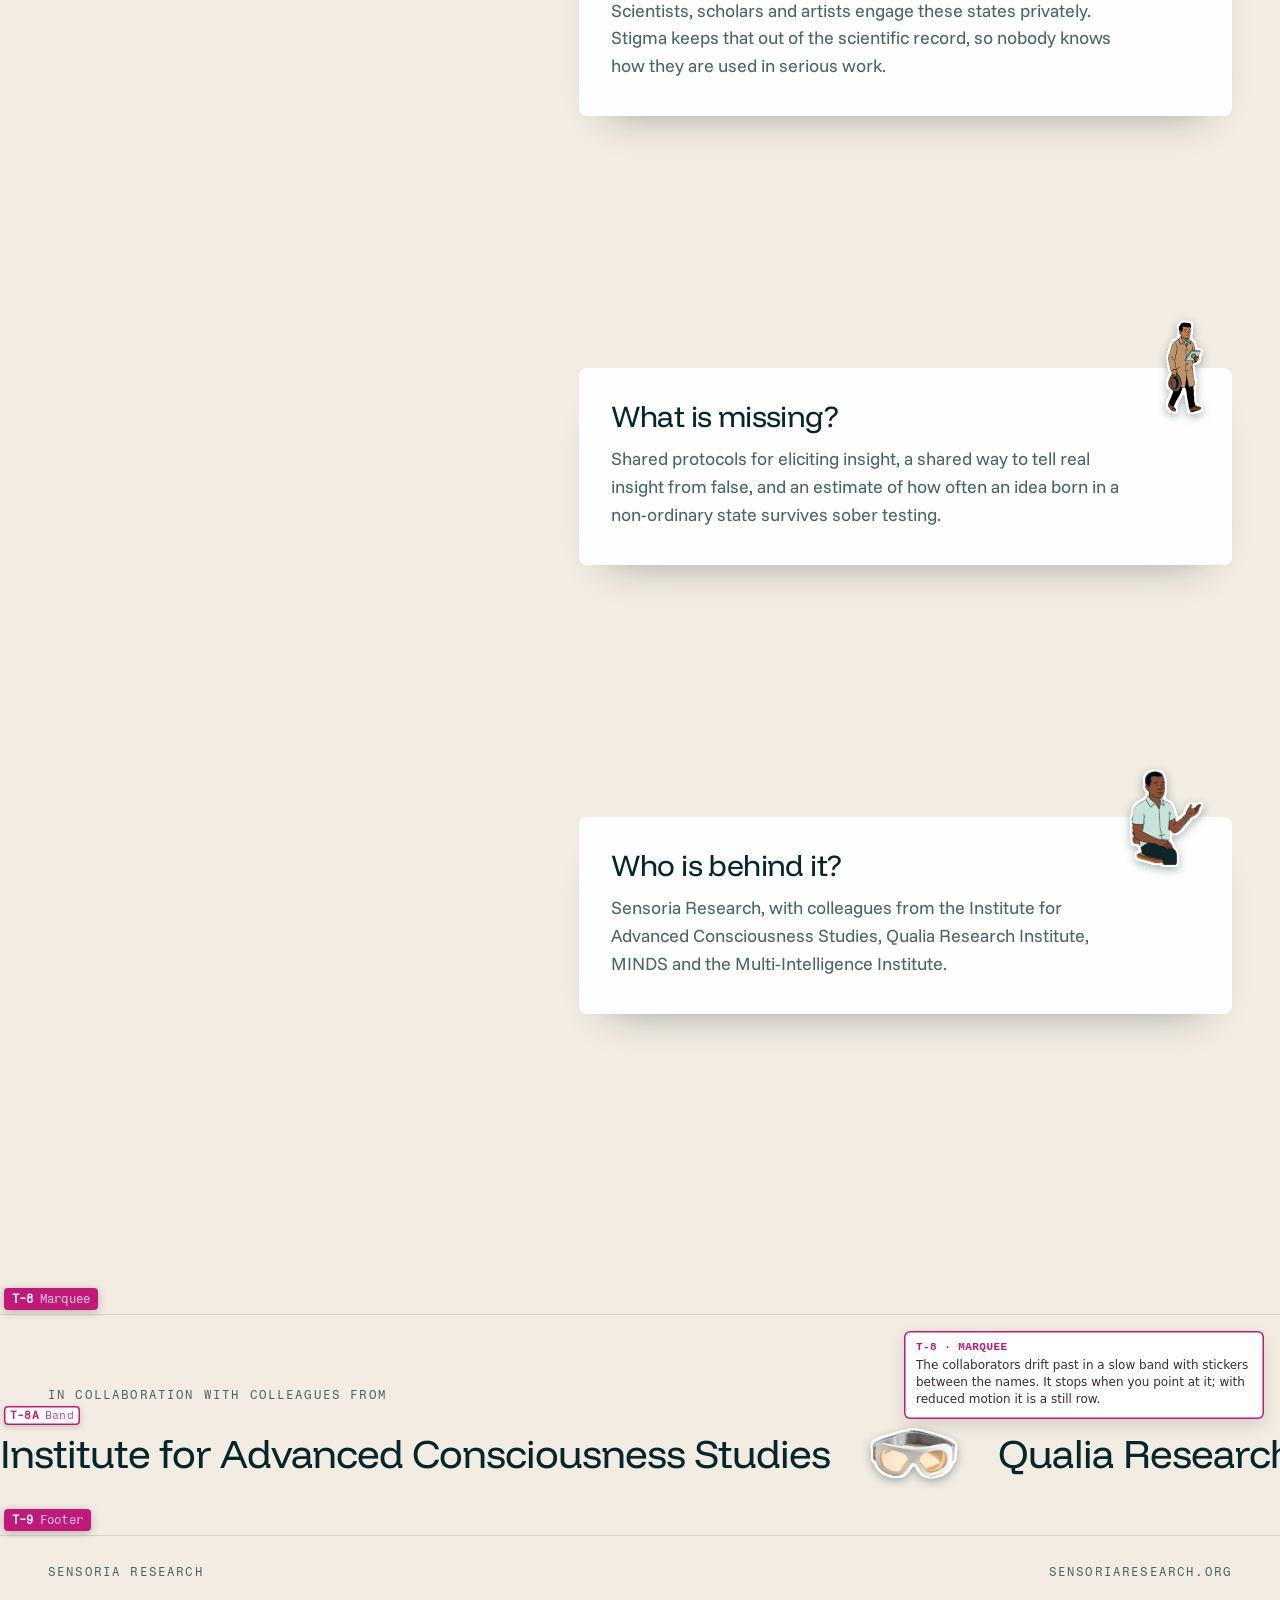
<file: final/techniques.html>
<!doctype html>
<html lang="en">
<head>
  <meta charset="utf-8">
  <meta name="viewport" content="width=device-width, initial-scale=1">
  <meta name="robots" content="noindex, nofollow">
  <title>Sensoria · Techniques demo</title>
  <link rel="preconnect" href="https://fonts.googleapis.com">
  <link rel="preconnect" href="https://fonts.gstatic.com" crossorigin>
  <link rel="stylesheet" href="https://fonts.googleapis.com/css2?family=Funnel+Display:wght@300..800&family=Funnel+Sans:ital,wght@0,300..800;1,300..800&family=Fragment+Mono&display=swap">
  <link rel="stylesheet" href="core.css">
  <link rel="stylesheet" href="techniques.css">
</head>
<body>
  <svg class="defs" id="defs" aria-hidden="true"></svg>
  <nav class="toolbar" aria-label="Exploration">
    <a class="tb-title" href="index.html">Sensoria · Final</a>
    <a class="tb-dir" href="index.html">Landing page + guide</a>
    <a class="tb-dir" href="techniques.html" aria-current="page">Techniques demo</a>
    <span class="tb-spacer"></span>
    <span class="tb-hint">Scroll slowly: most sections are driven by the scroll</span>
  </nav>
  <main id="app"></main>
  <script>window.DIRECTIONS = [];</script>
  <script src="directions/base.js"></script>
  <script src="directions/kit.js"></script>
  <script src="techniques.js"></script>
  <script src="../labels.js" data-prefix="T"></script>
</body>
</html>
</file>
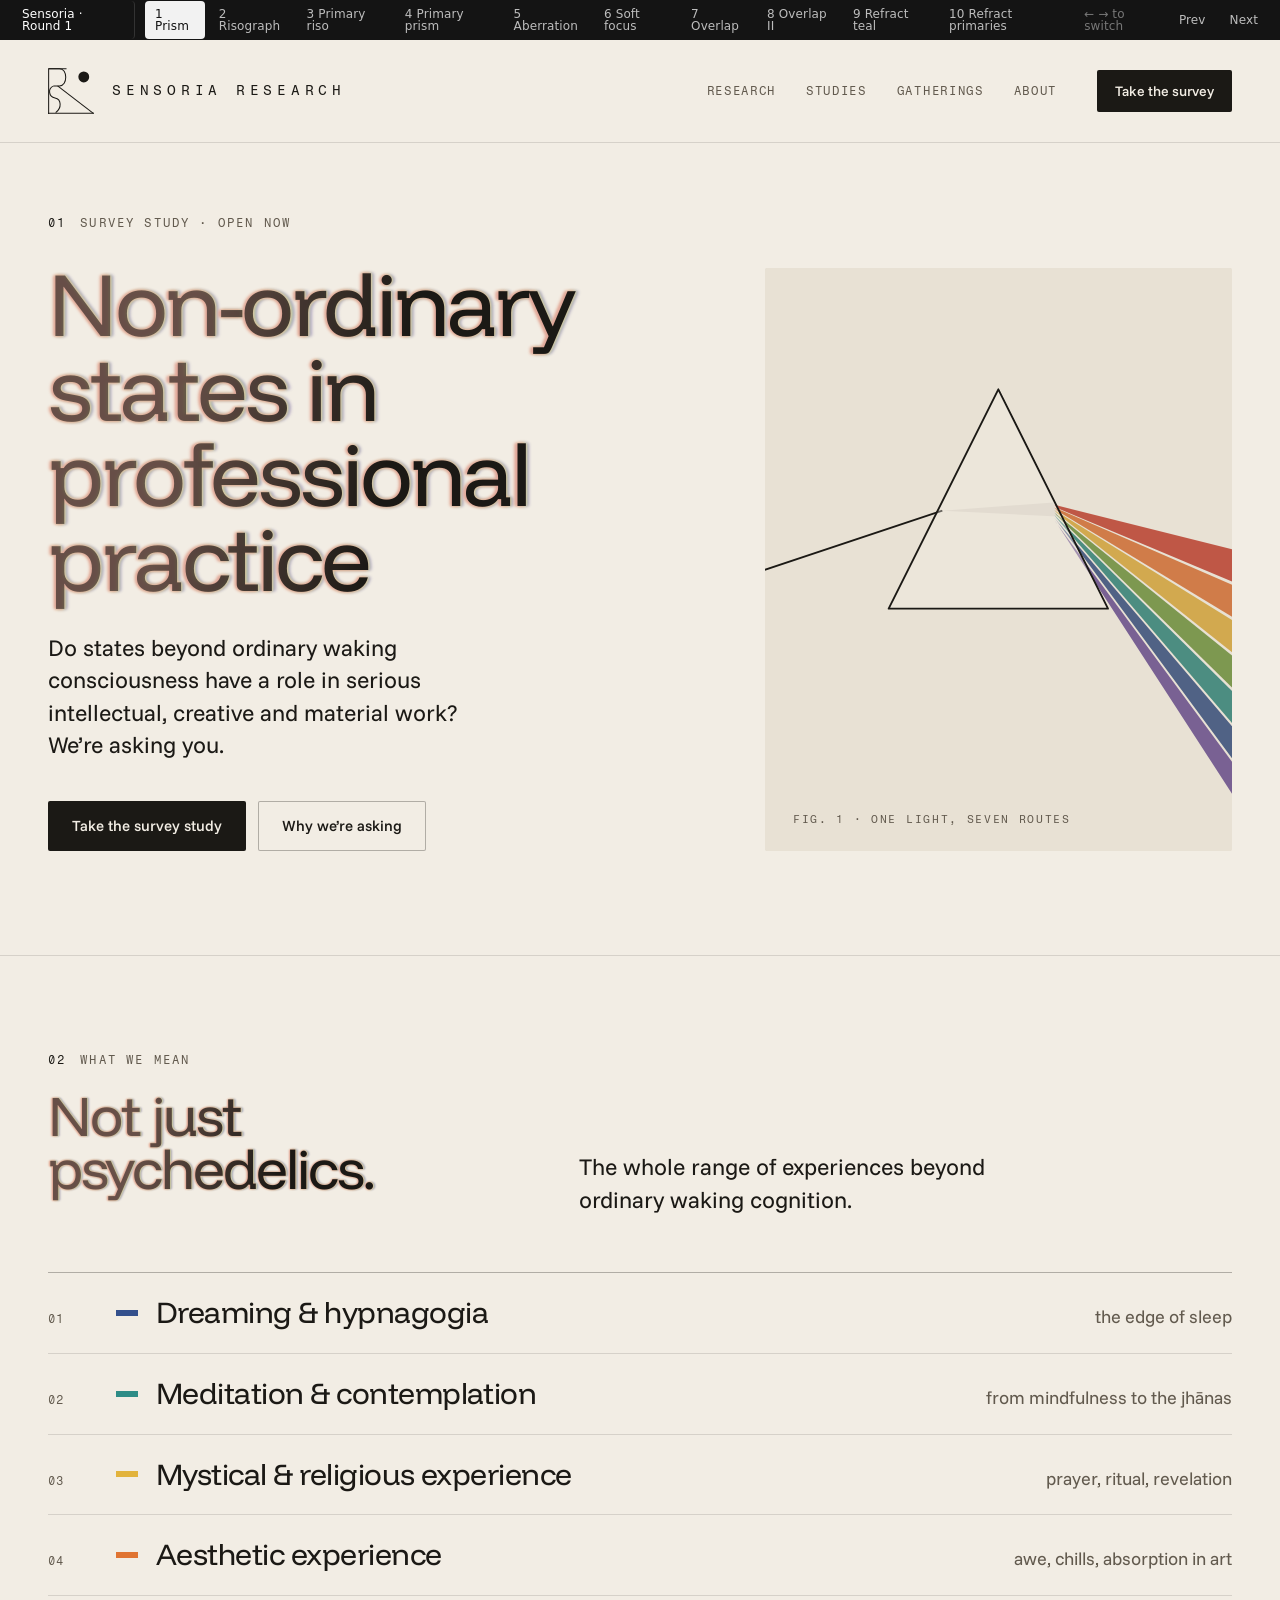
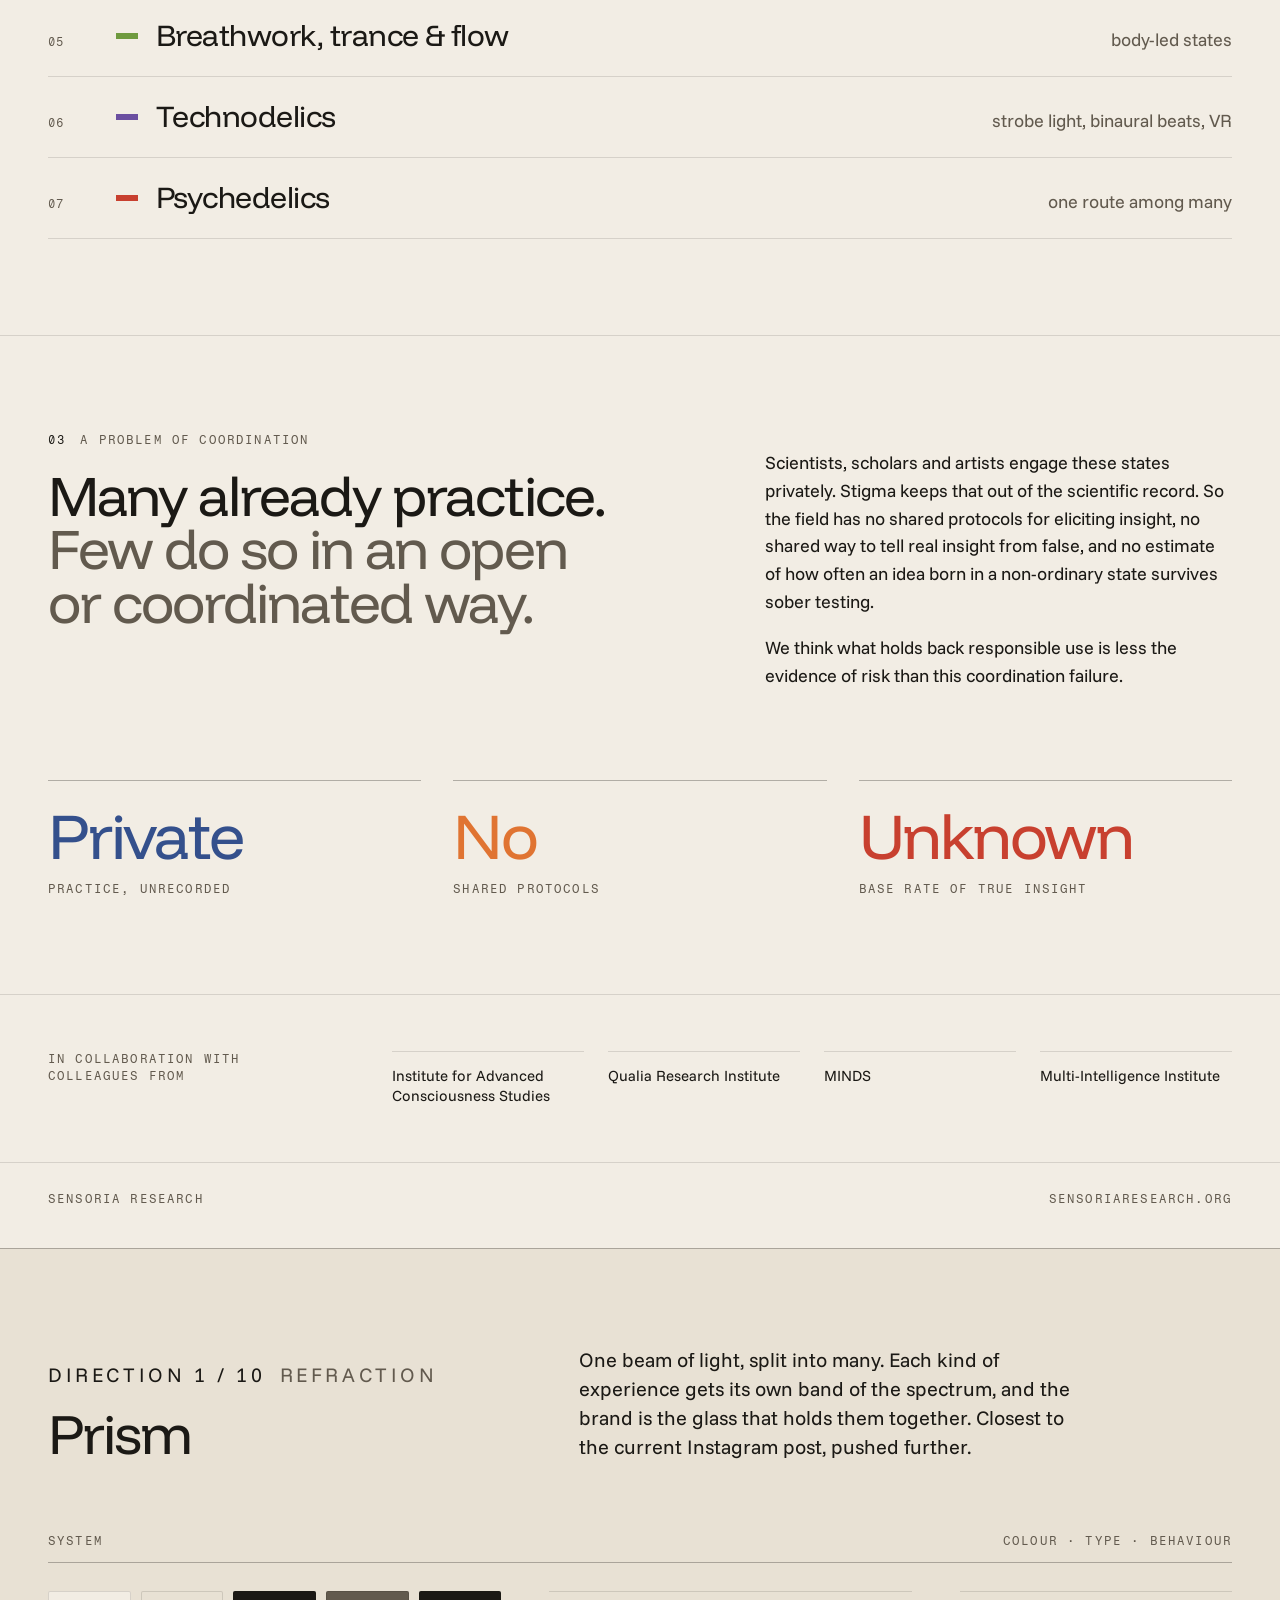
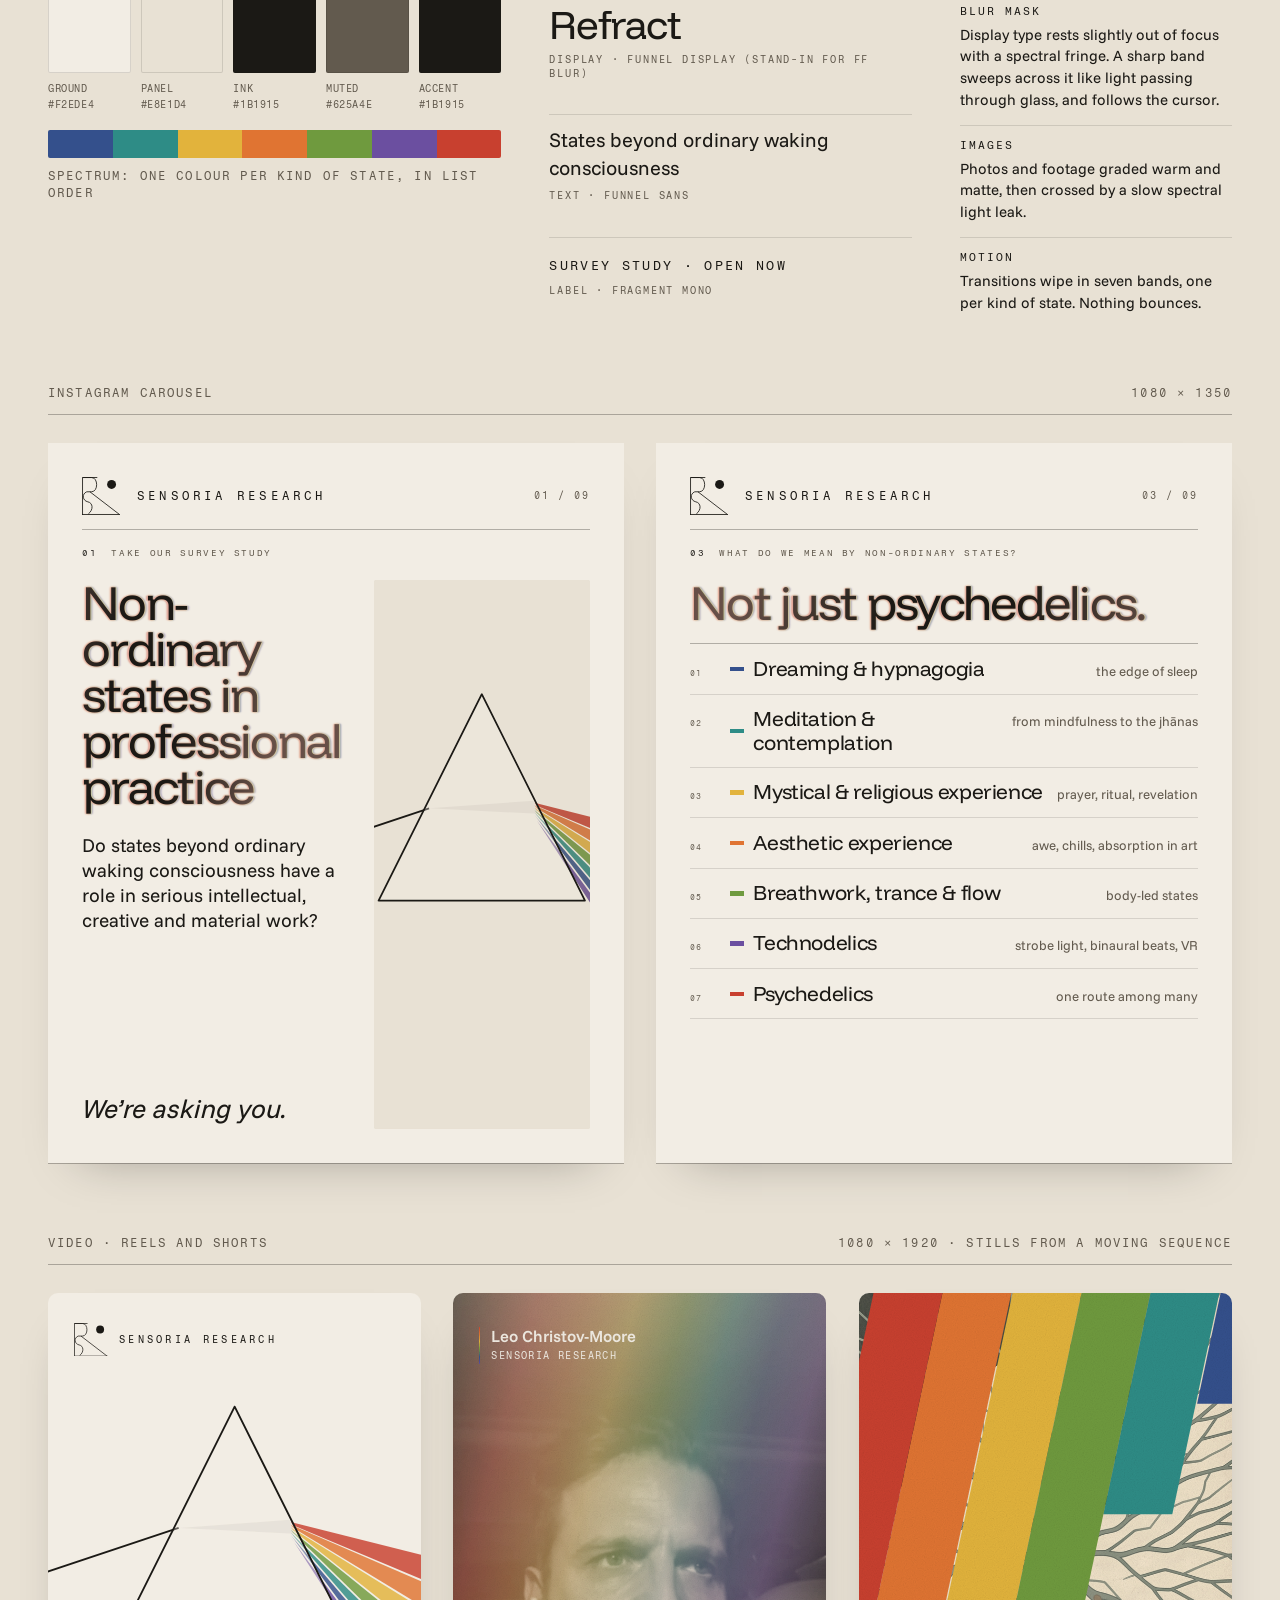
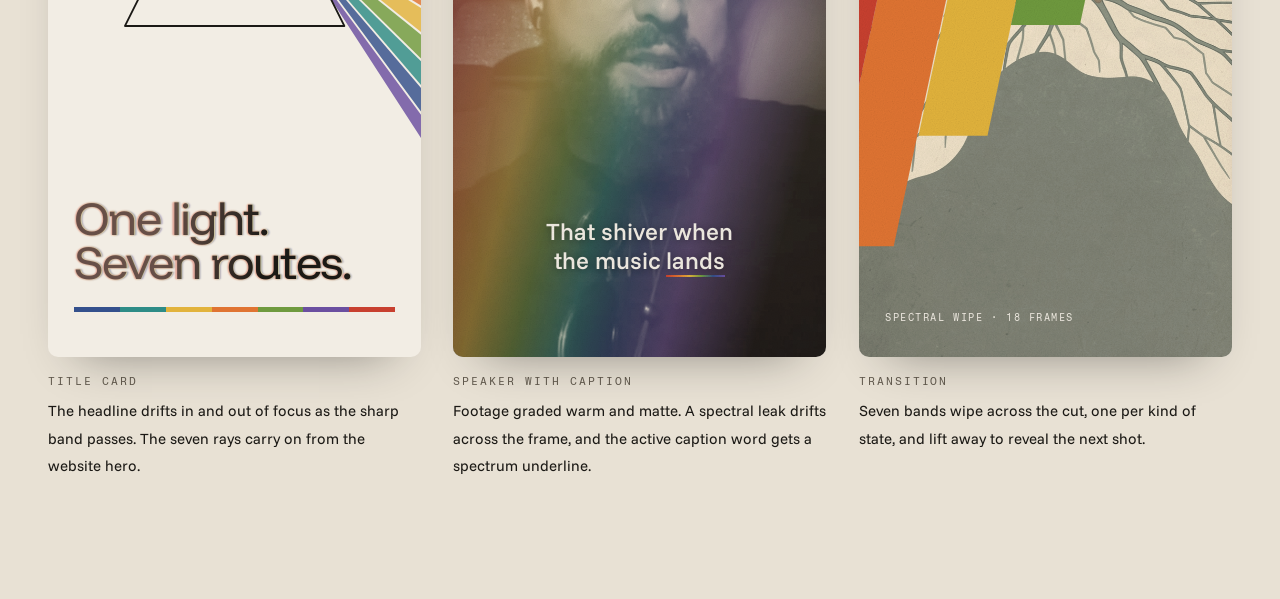
<file: round-1/page.html>
<!doctype html>
<html lang="en">
<head>
  <meta charset="utf-8">
  <meta name="robots" content="noindex, nofollow">
  <meta name="viewport" content="width=device-width, initial-scale=1">
  <title>Sensoria round 1</title>
  <link rel="preconnect" href="https://fonts.googleapis.com">
  <link rel="preconnect" href="https://fonts.gstatic.com" crossorigin>
  <link rel="stylesheet" href="core.css">
</head>
<body>
  <svg class="defs" id="defs" aria-hidden="true"></svg>
  <div id="app"></div>
  <script>window.DIRECTIONS = [];</script>
  <script src="directions/prism.js"></script>
  <script src="directions/risograph.js"></script>
  <script src="directions/riso-primary.js"></script>
  <script src="directions/primary-prism.js"></script>
  <script src="directions/aberration.js"></script>
  <script src="directions/soft-focus.js"></script>
  <script src="directions/overlap.js"></script>
  <script src="directions/overlap-2.js"></script>
  <script src="directions/refract-teal.js"></script>
  <script src="directions/refract-primaries.js"></script>
  <script src="core.js"></script>
</body>
</html>
</file>
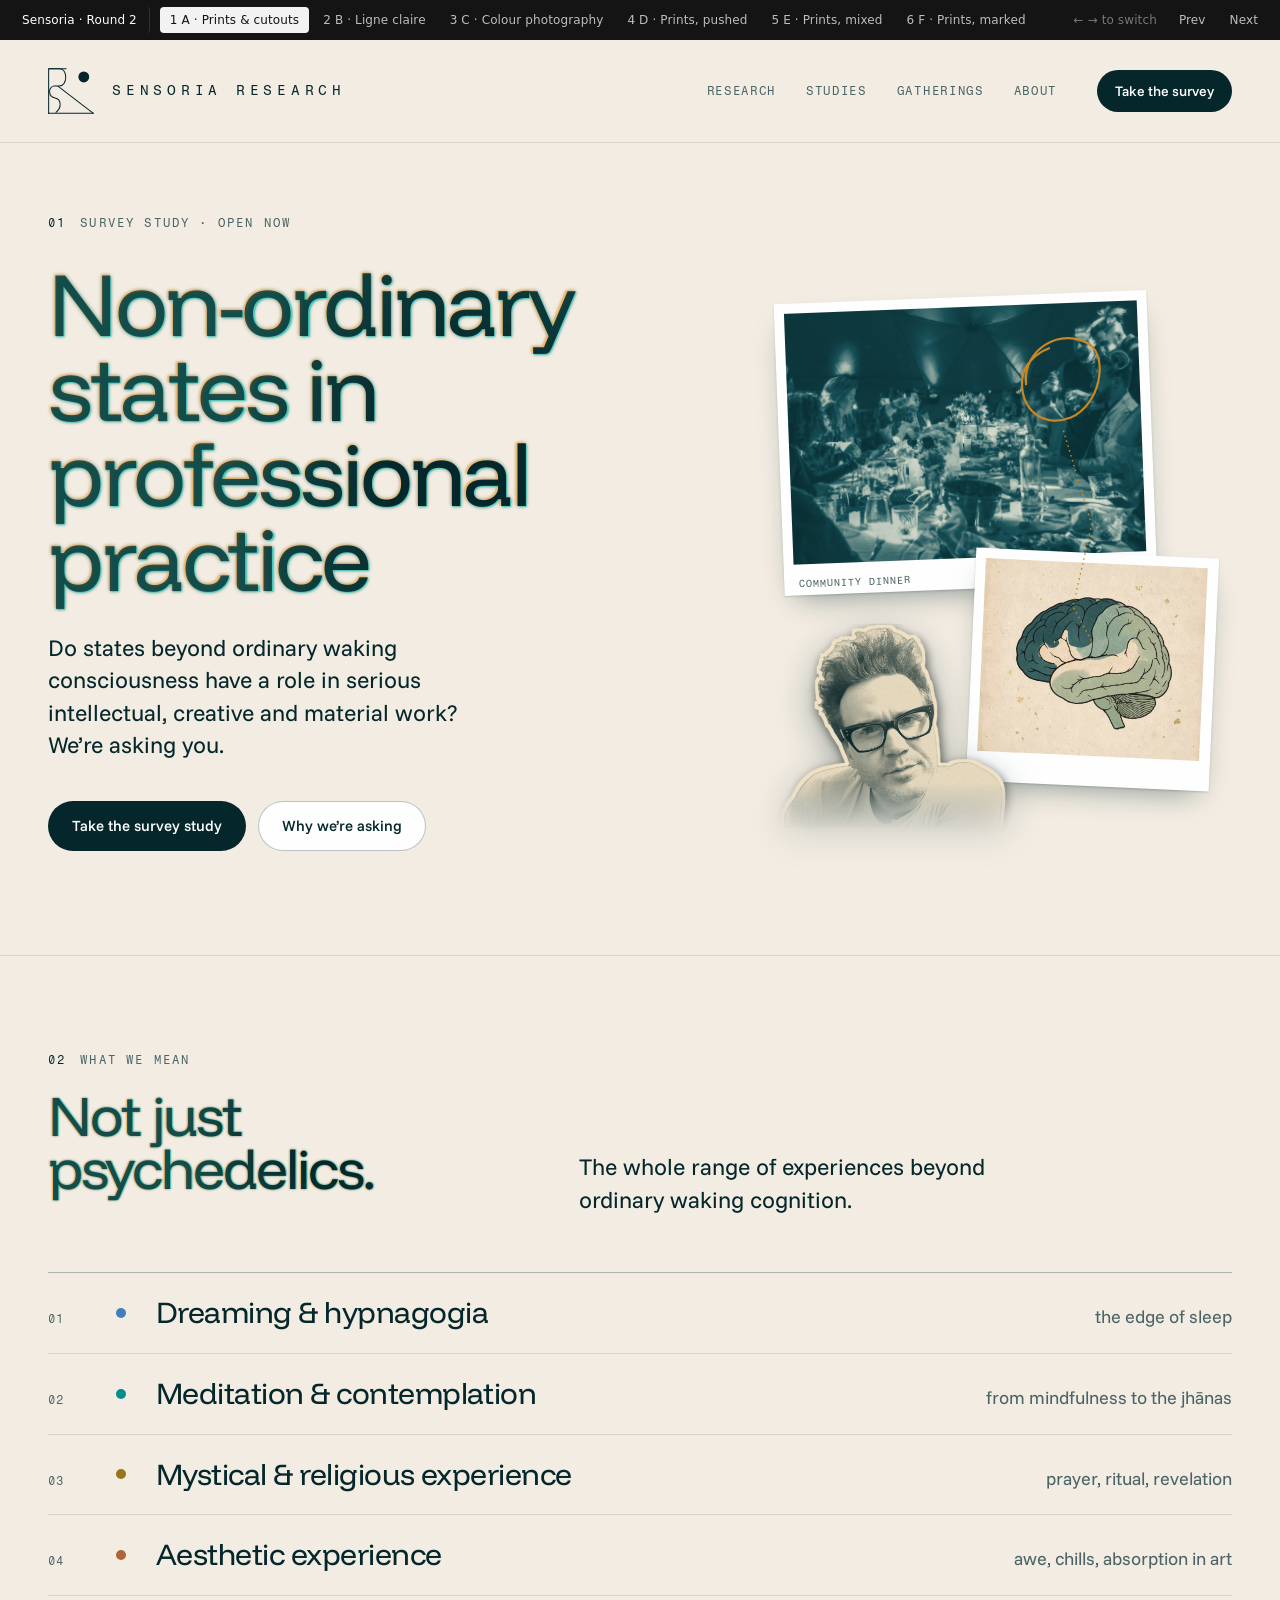
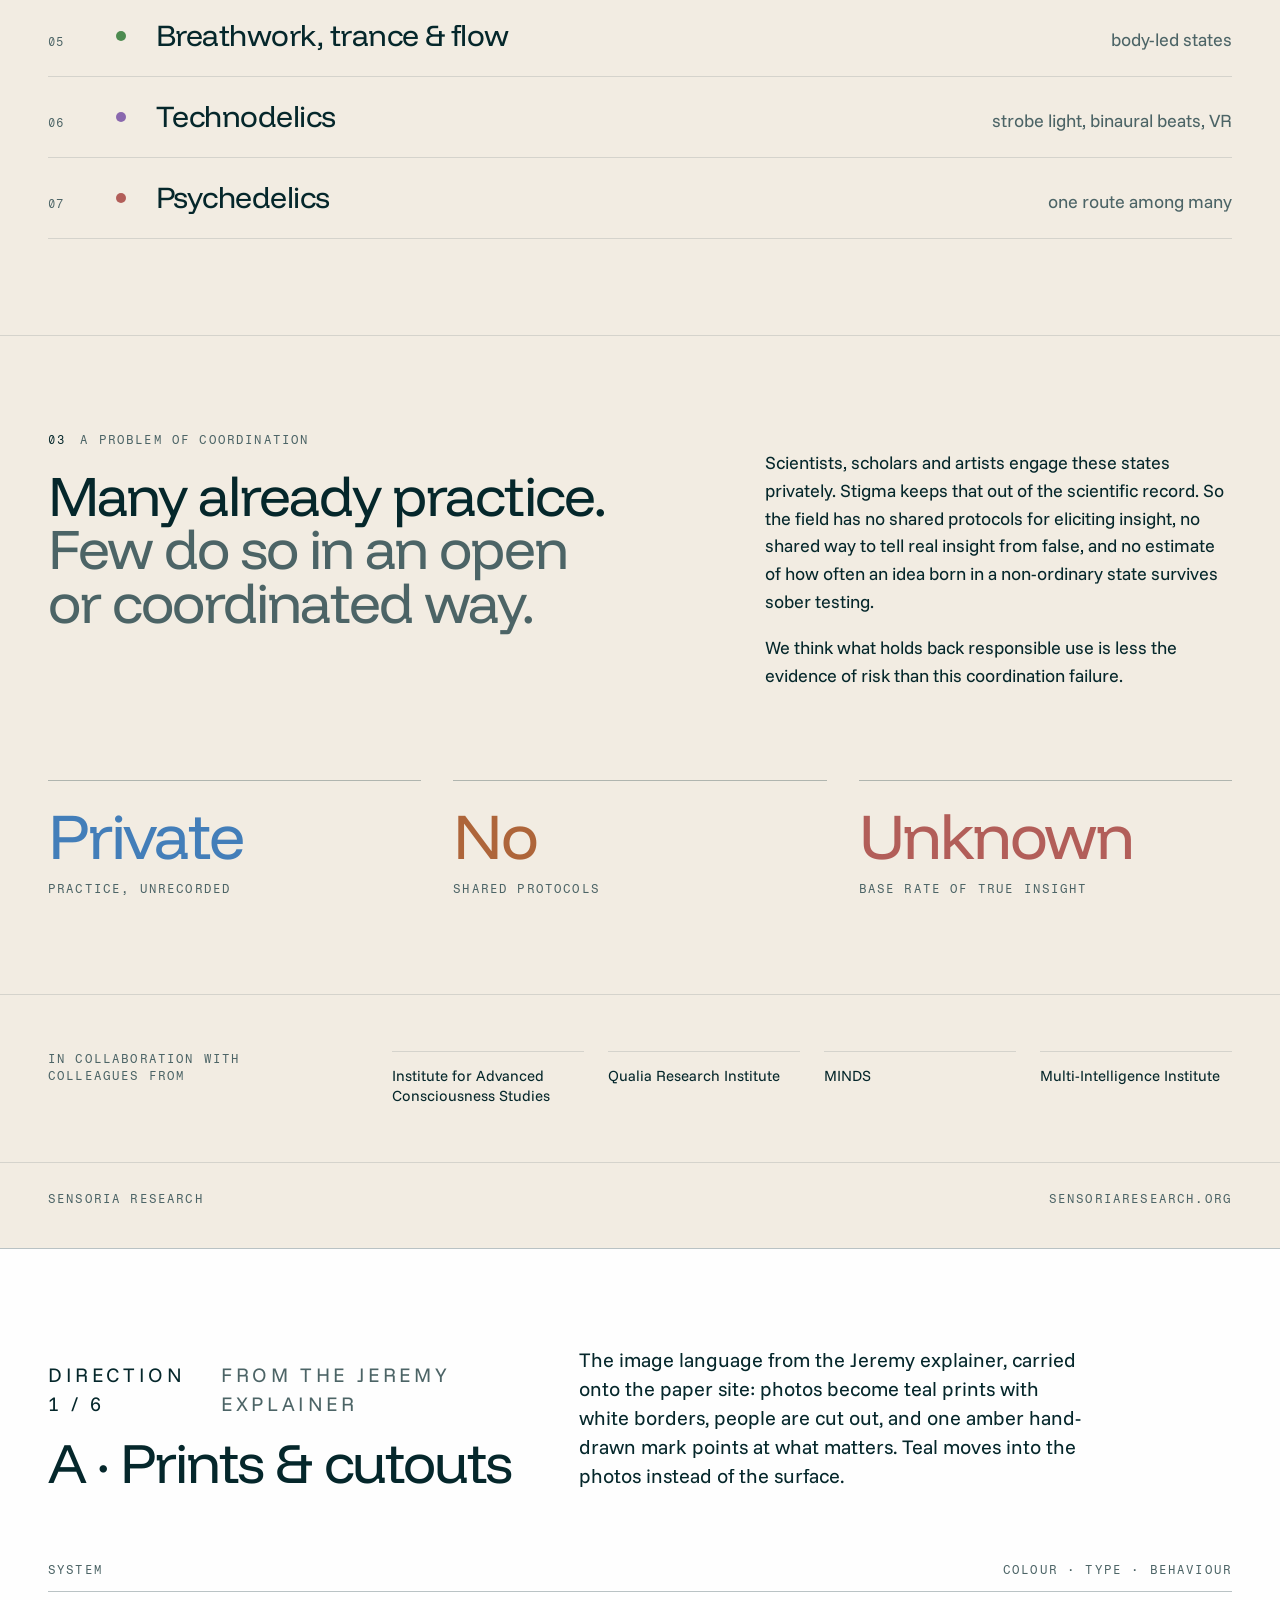
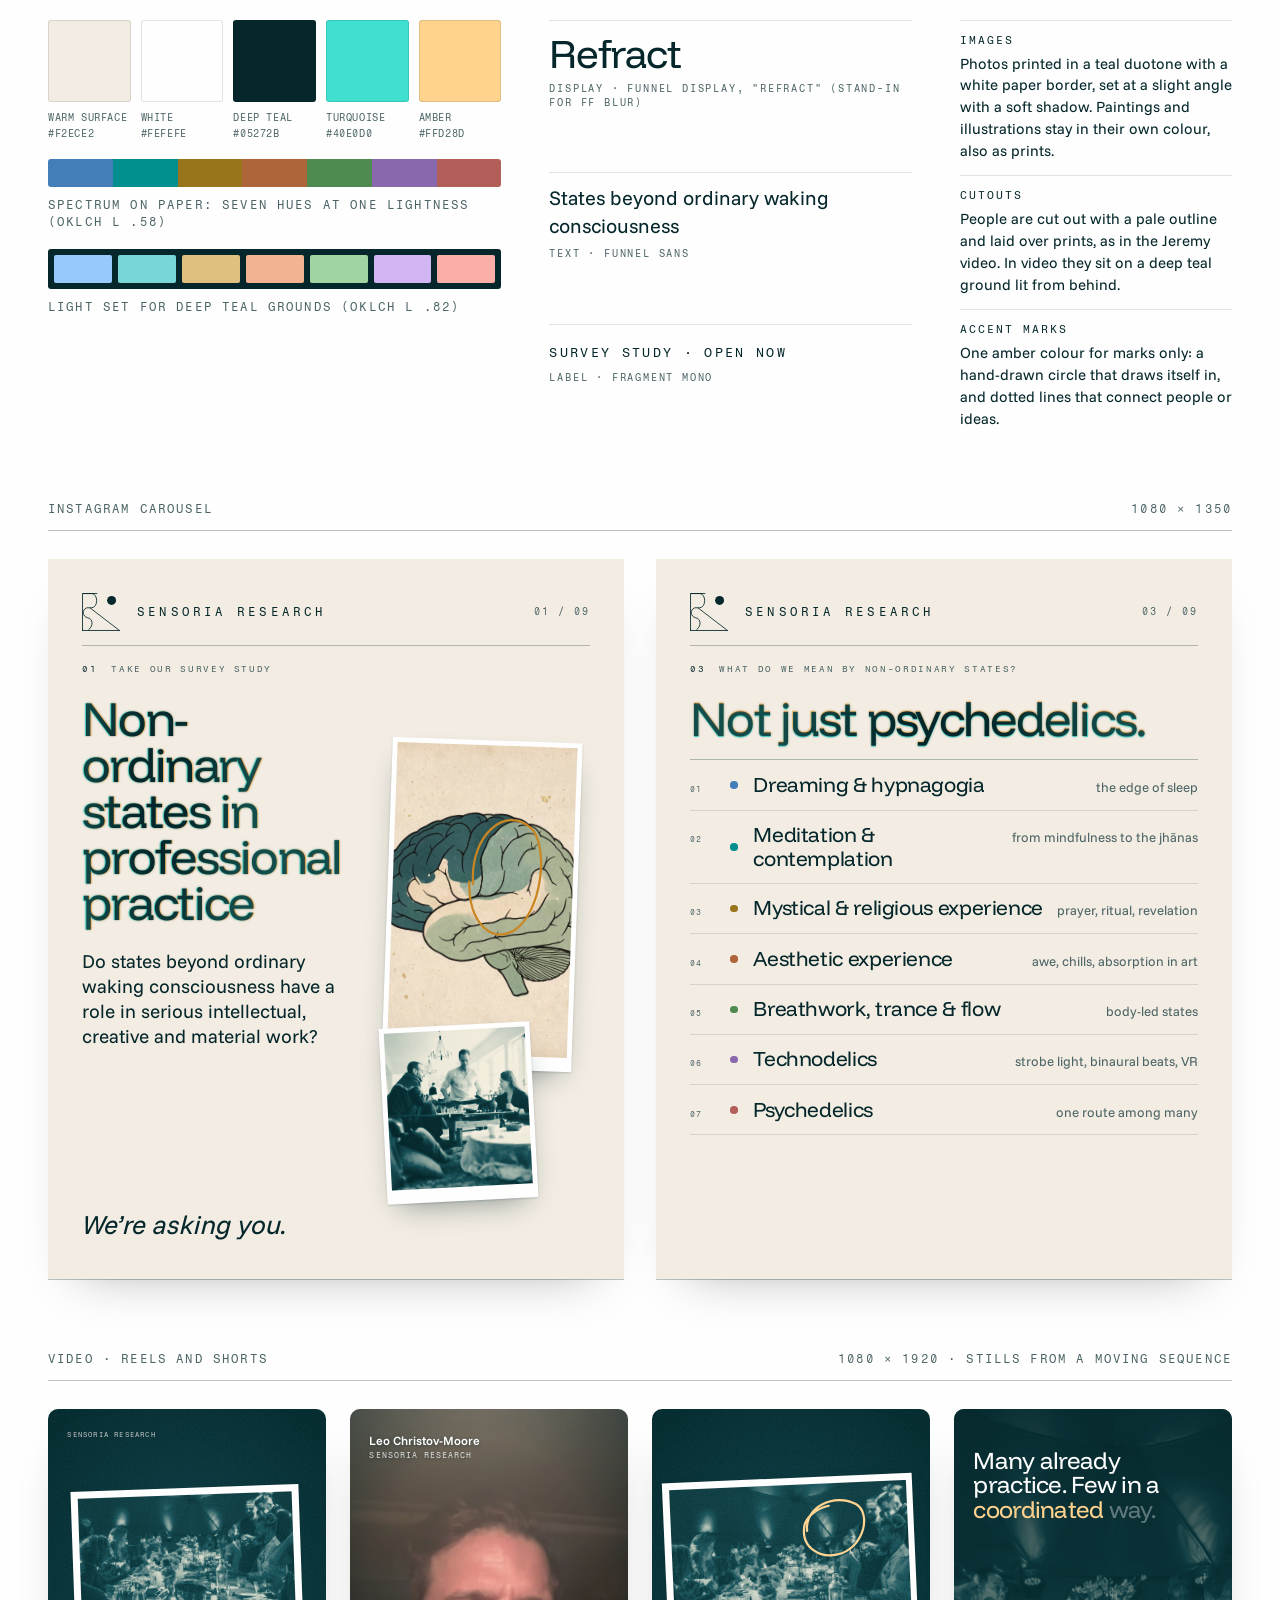
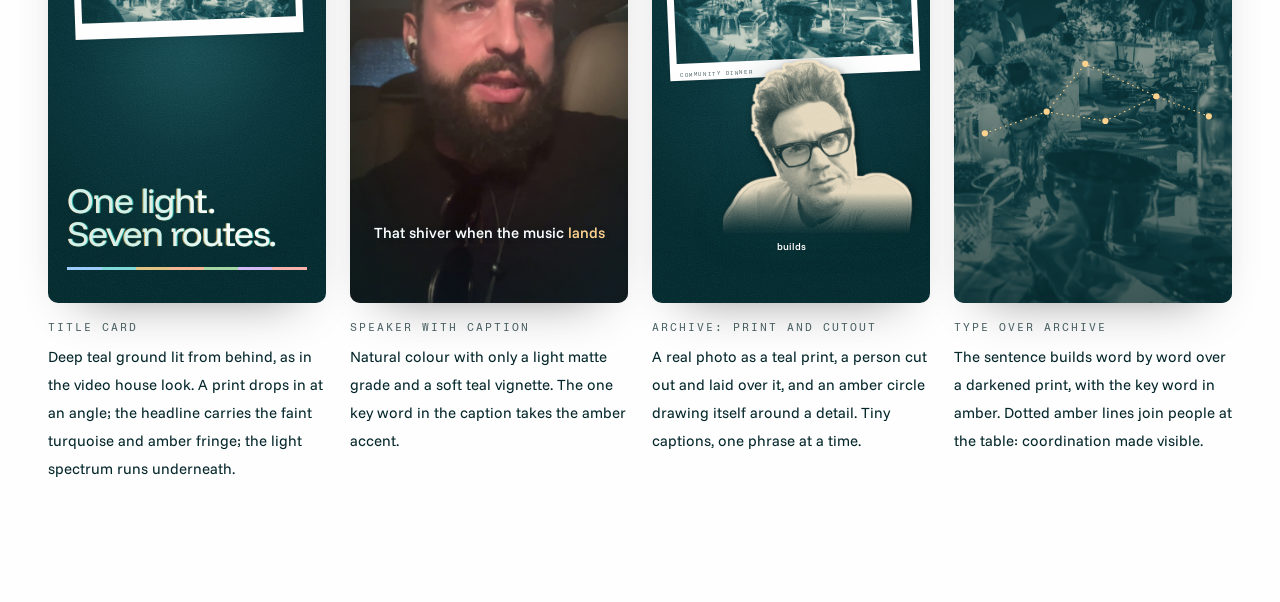
<file: round-2/page.html>
<!doctype html>
<html lang="en">
<head>
  <meta charset="utf-8">
  <meta name="robots" content="noindex, nofollow">
  <meta name="viewport" content="width=device-width, initial-scale=1">
  <title>Sensoria round 2</title>
  <link rel="preconnect" href="https://fonts.googleapis.com">
  <link rel="preconnect" href="https://fonts.gstatic.com" crossorigin>
  <link rel="stylesheet" href="core.css">
</head>
<body>
  <svg class="defs" id="defs" aria-hidden="true"></svg>
  <div id="app"></div>
  <script>window.DIRECTIONS = [];</script>
  <script src="directions/base.js"></script>
  <script src="directions/prints.js"></script>
  <script src="directions/ligne-claire.js"></script>
  <script src="directions/colour-photo.js"></script>
  <script src="directions/prints-plus.js"></script>
  <script src="directions/prints-mixed.js"></script>
  <script src="directions/prints-marked.js"></script>
  <script src="core.js"></script>
</body>
</html>
</file>
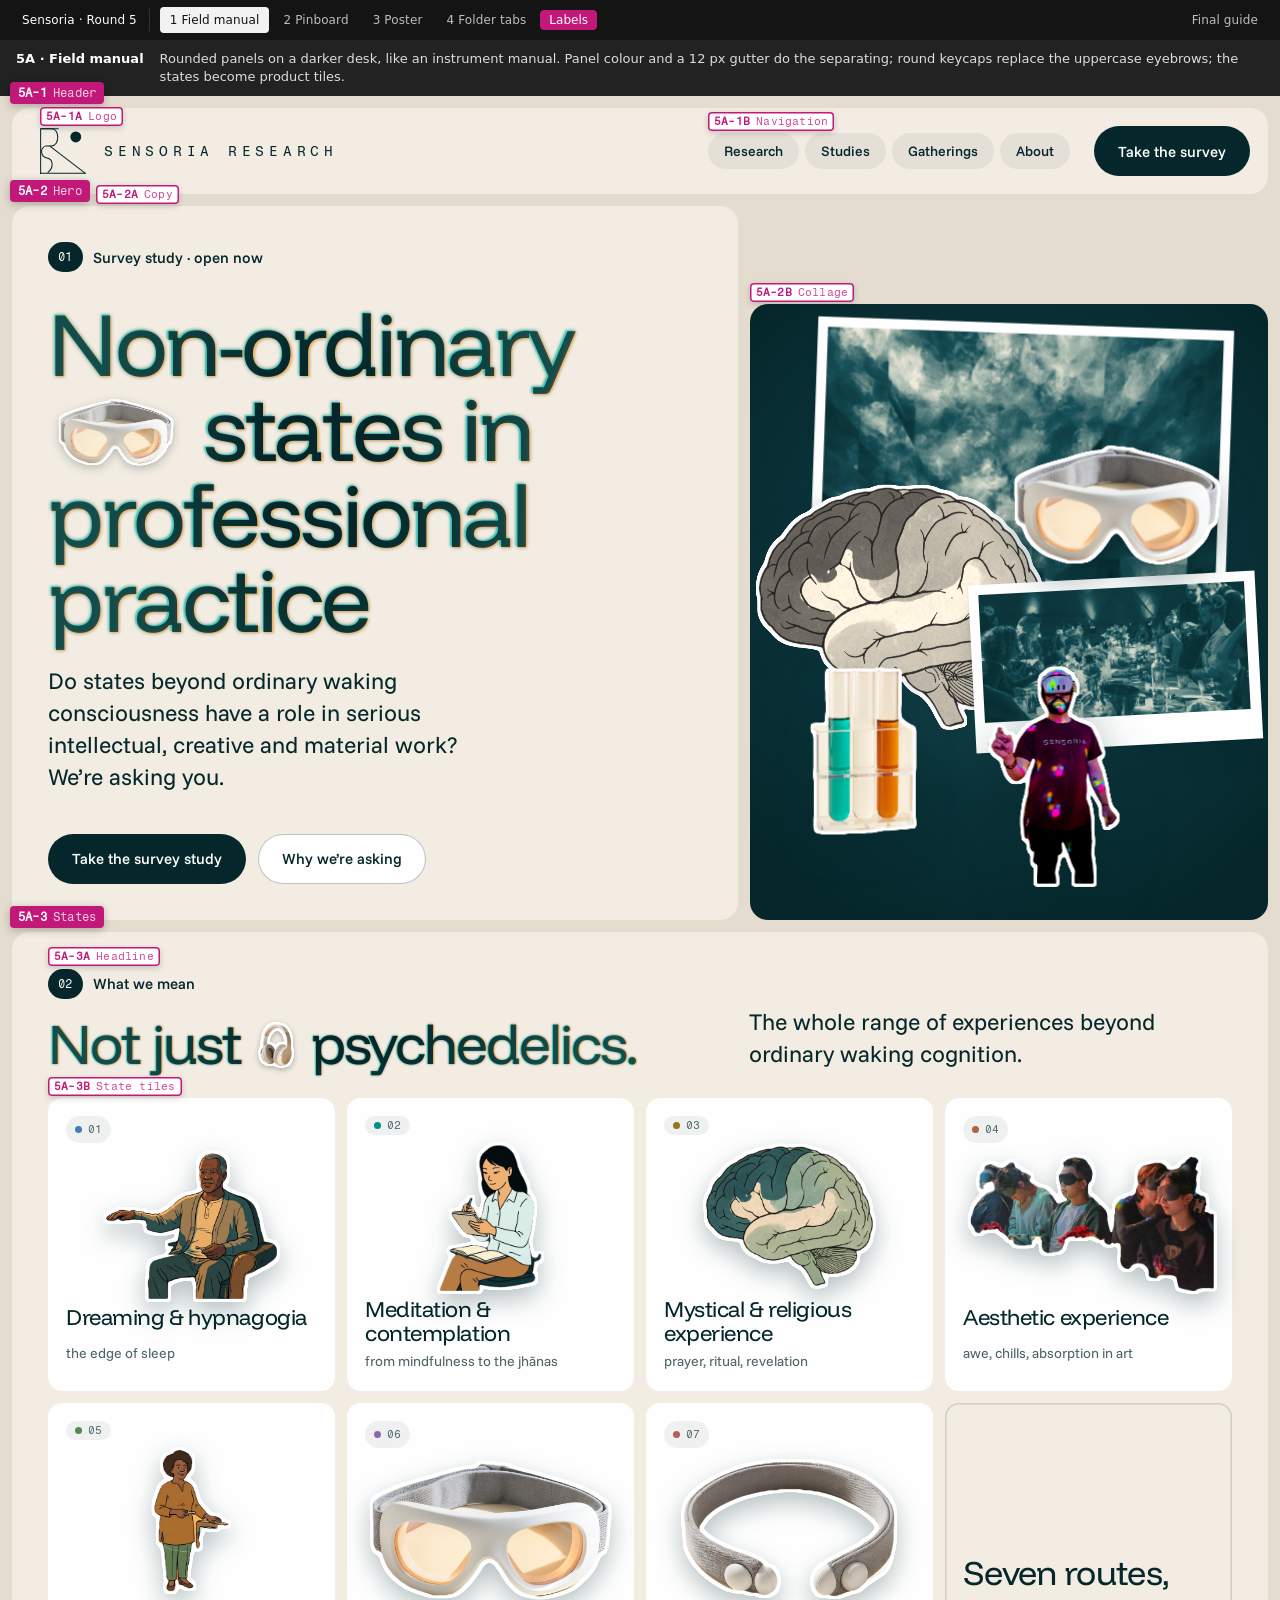
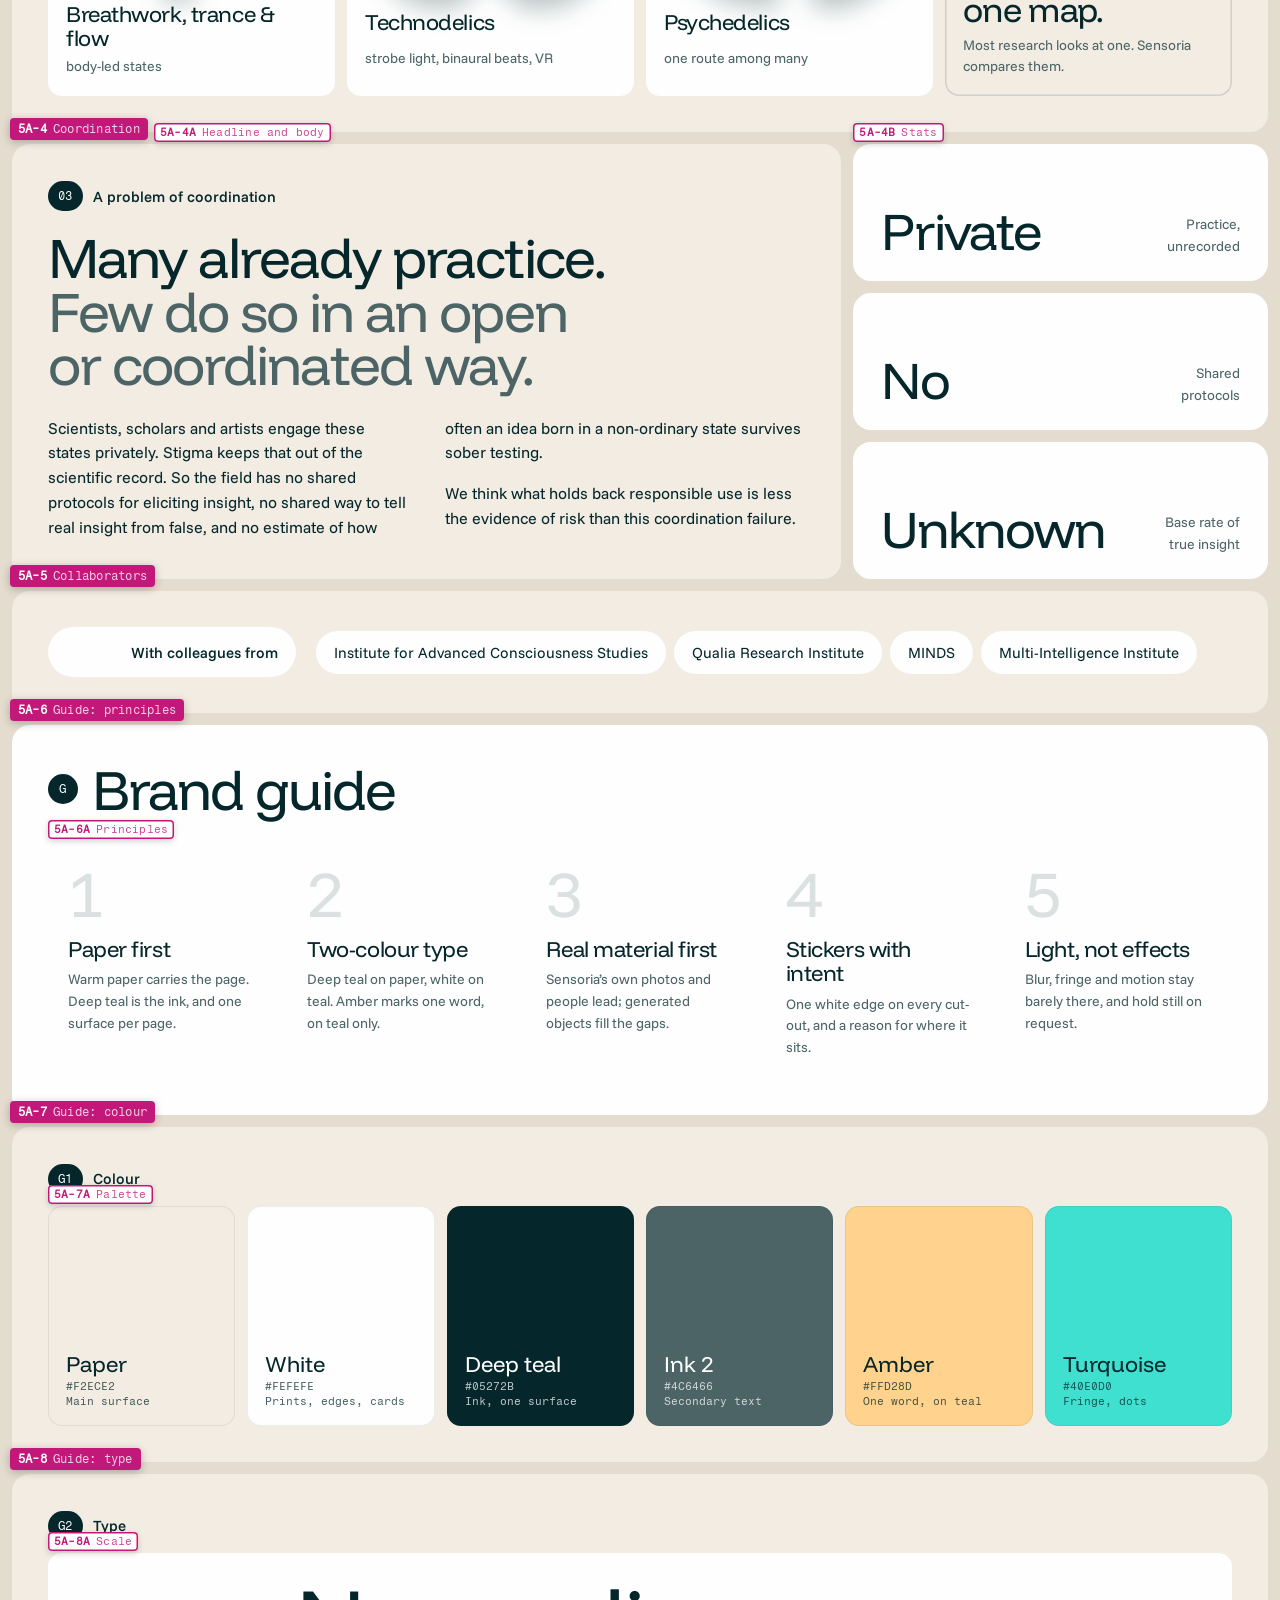
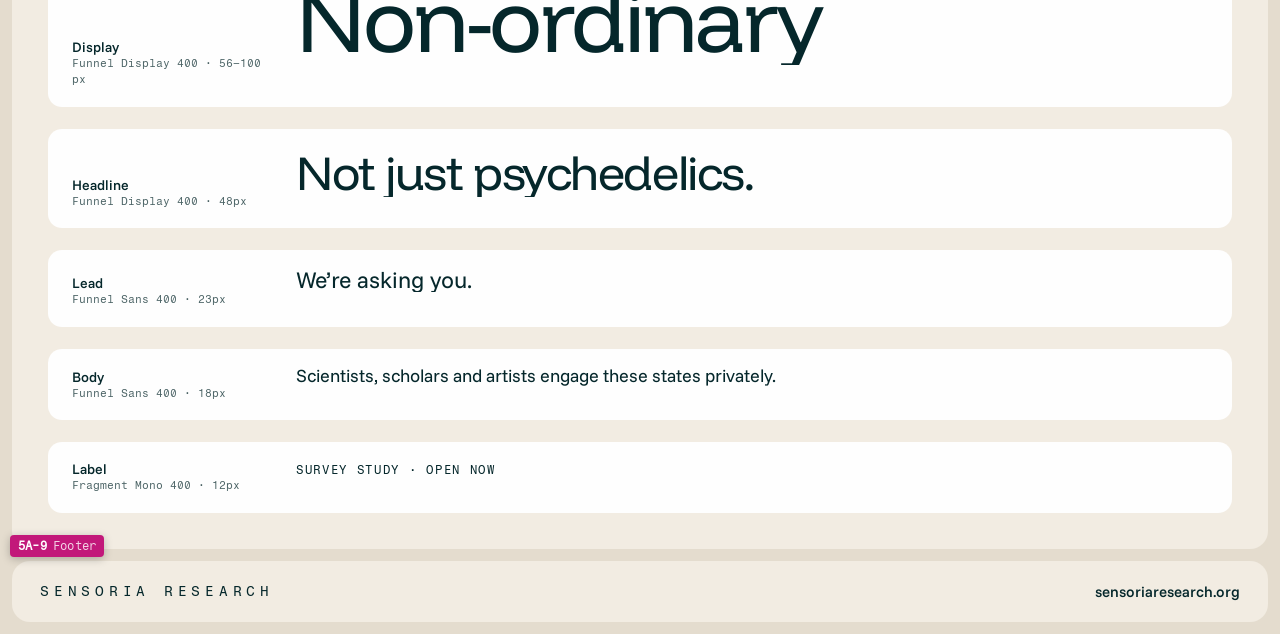
<file: round-5/page.html>
<!doctype html>
<html lang="en">
<head>
  <meta charset="utf-8">
  <meta name="viewport" content="width=device-width, initial-scale=1">
  <meta name="robots" content="noindex, nofollow">
  <title>Sensoria round 5</title>
  <link rel="preconnect" href="https://fonts.googleapis.com">
  <link rel="preconnect" href="https://fonts.gstatic.com" crossorigin>
  <link rel="stylesheet" href="https://fonts.googleapis.com/css2?family=Funnel+Display:wght@300..800&family=Funnel+Sans:ital,wght@0,300..800;1,300..800&family=Fragment+Mono&display=swap">
  <link rel="stylesheet" href="core.css">
  <style>
    /* shared by every round-5 layout: the review intro bar, and a reset of round-4 habits */
    .r5-intro { display: flex; gap: 16px; align-items: baseline; padding: 10px 16px; background: #222; color: #ddd; font: 13px/1.4 ui-sans-serif, system-ui, sans-serif; }
    .r5-intro b { color: #fff; font-weight: 600; white-space: nowrap; }
    html.rv-off .r5-intro { display: none; }
    .r5-hero.hero { padding: 0; }
    .r5-collage { position: relative; aspect-ratio: 4 / 5; }
    .r5-collage .collage { position: absolute; inset: 0; }
  </style>
</head>
<body>
  <svg class="defs" id="defs" aria-hidden="true"></svg>
  <div id="app"></div>
  <script>window.DIRECTIONS = [];</script>
  <script src="directions/base.js"></script>
  <script src="directions/kit.js"></script>
  <script src="content.js"></script>
  <script src="directions/manual.js"></script>
  <script src="directions/pinboard.js"></script>
  <script src="directions/poster.js"></script>
  <script src="directions/tabs.js"></script>
</body>
</html>
</file>
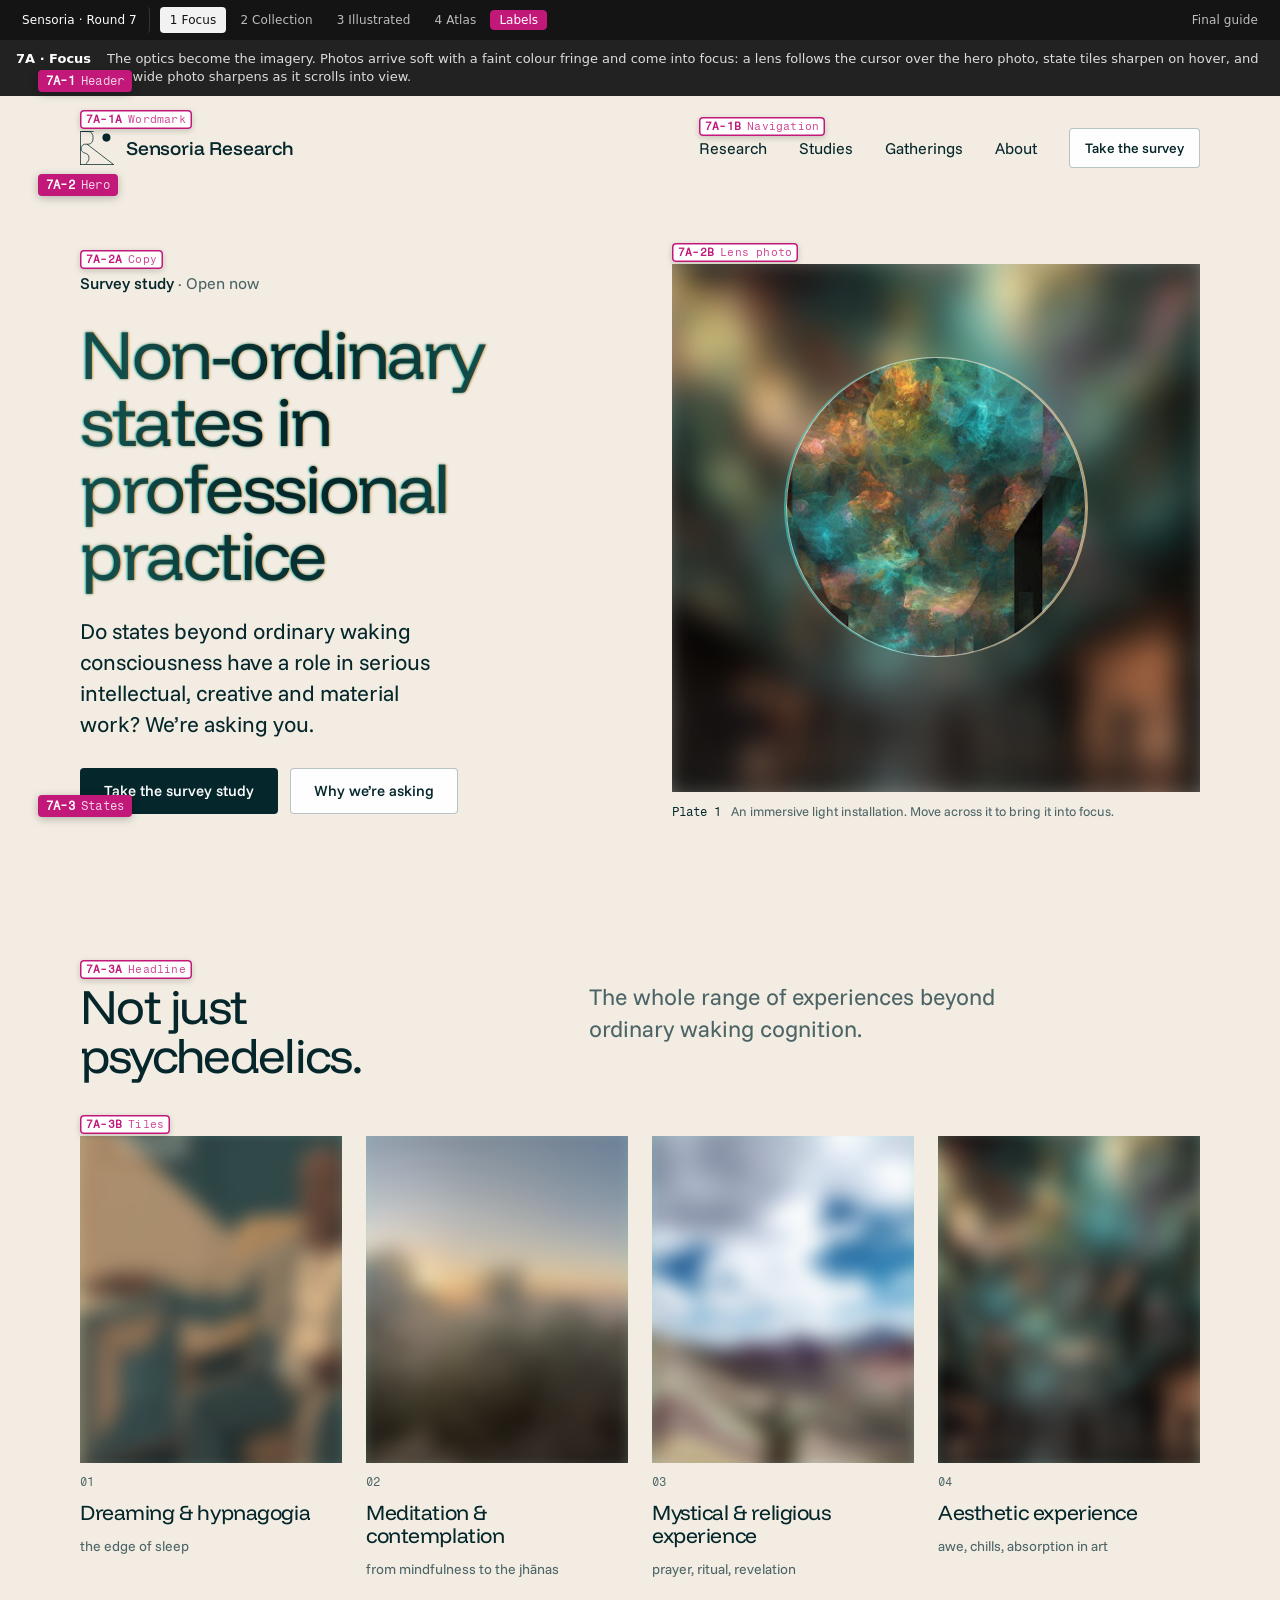
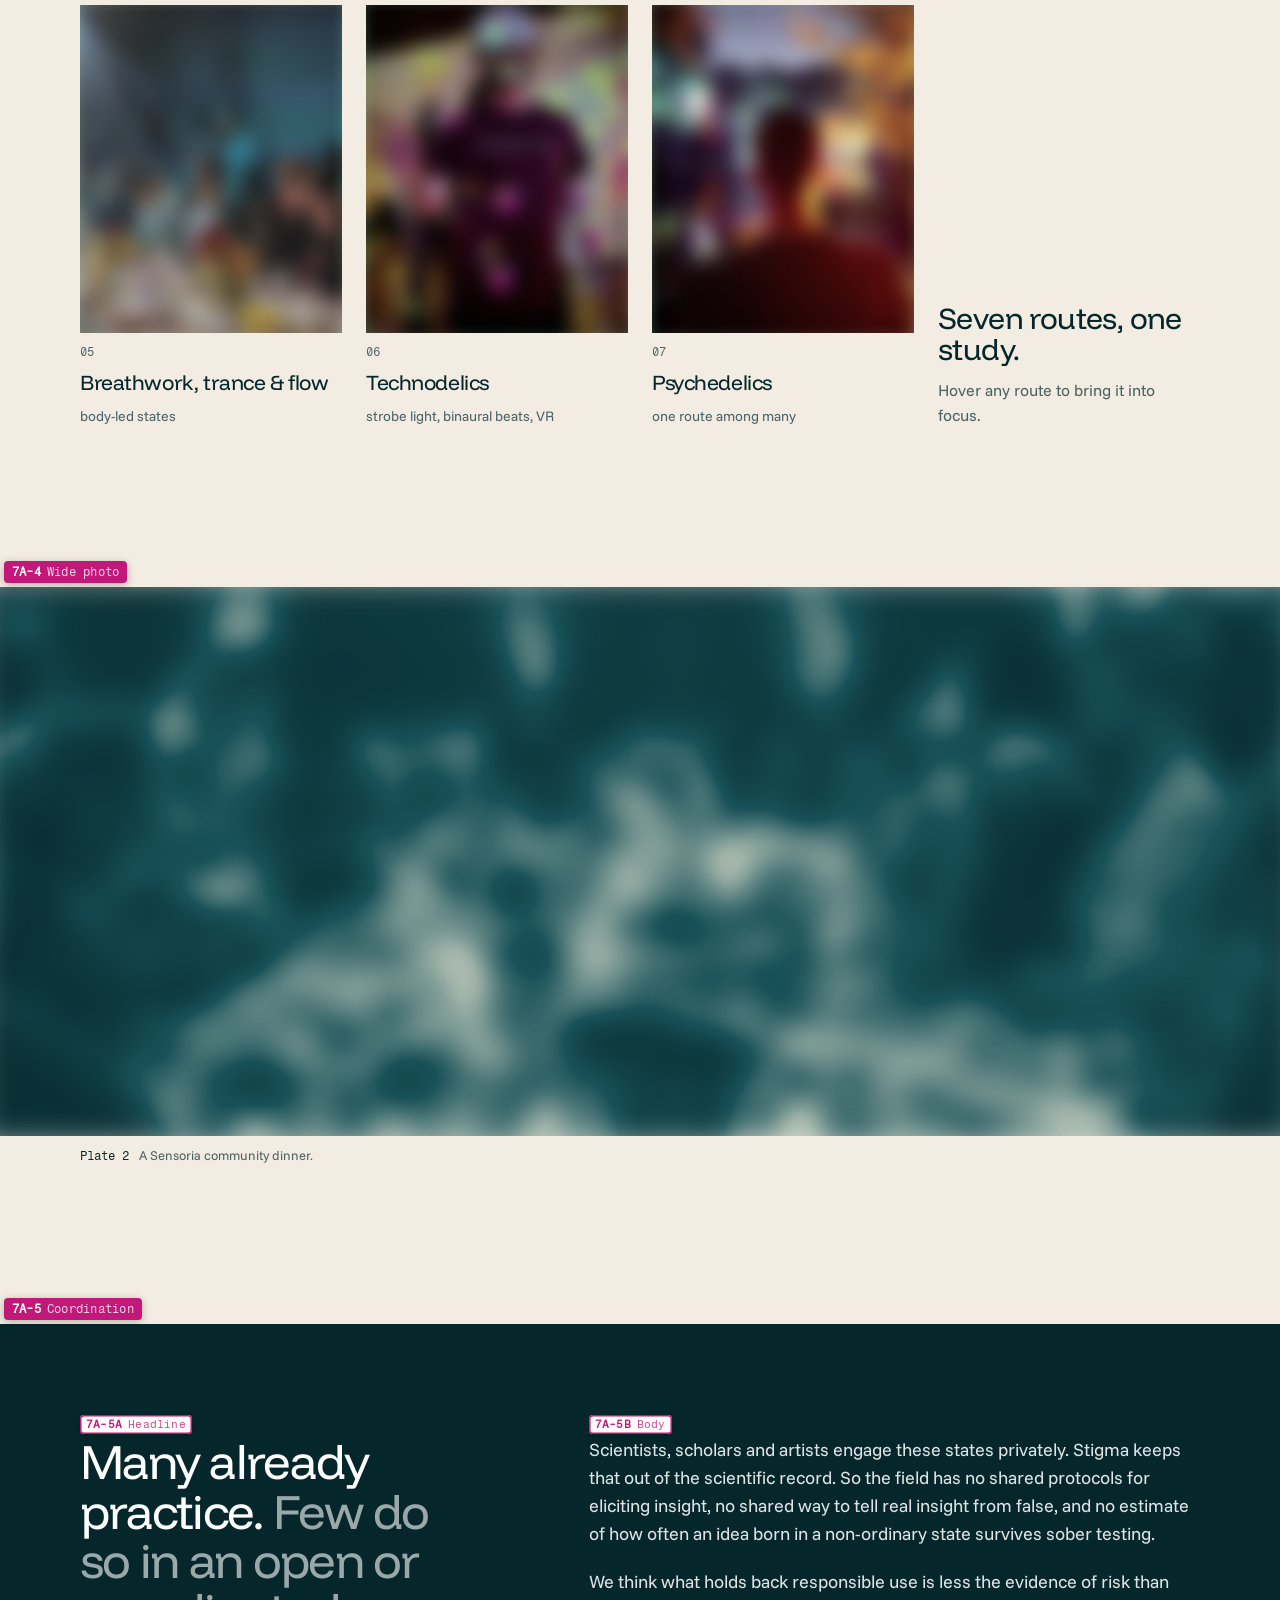
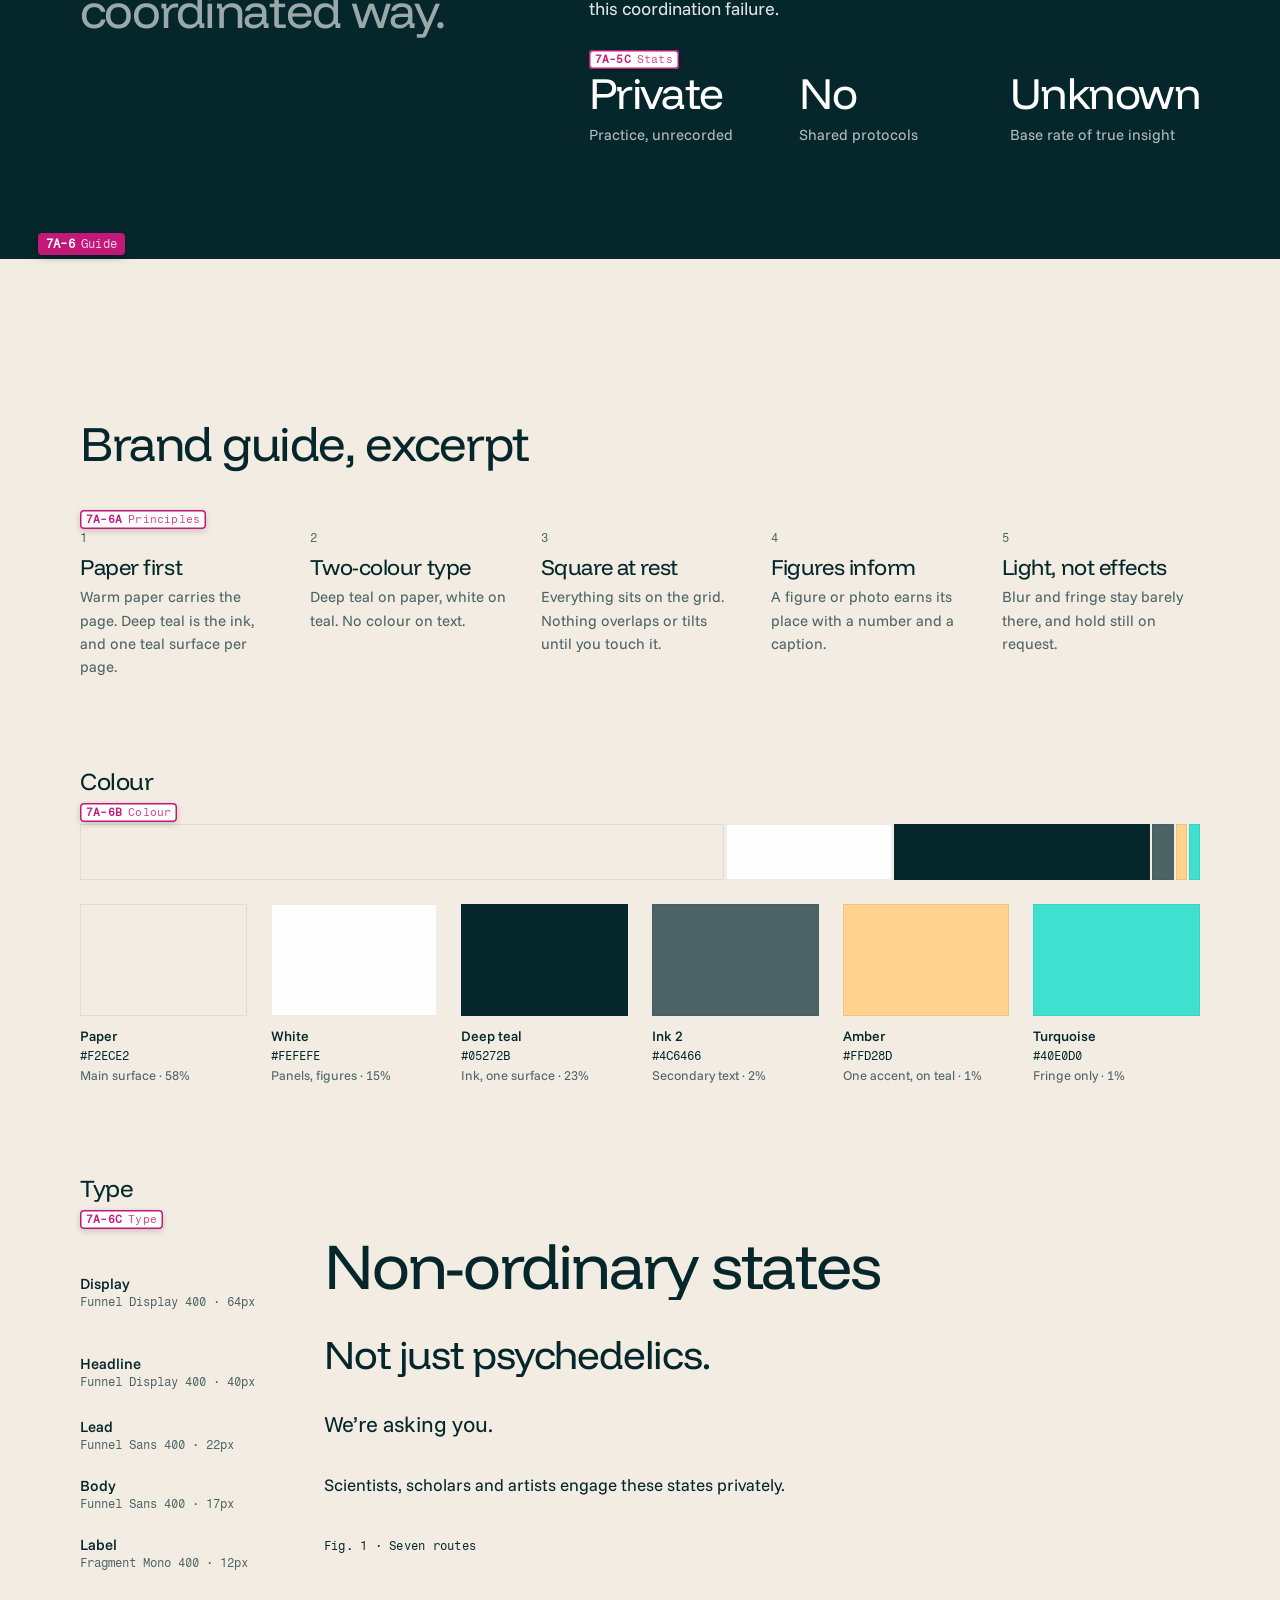
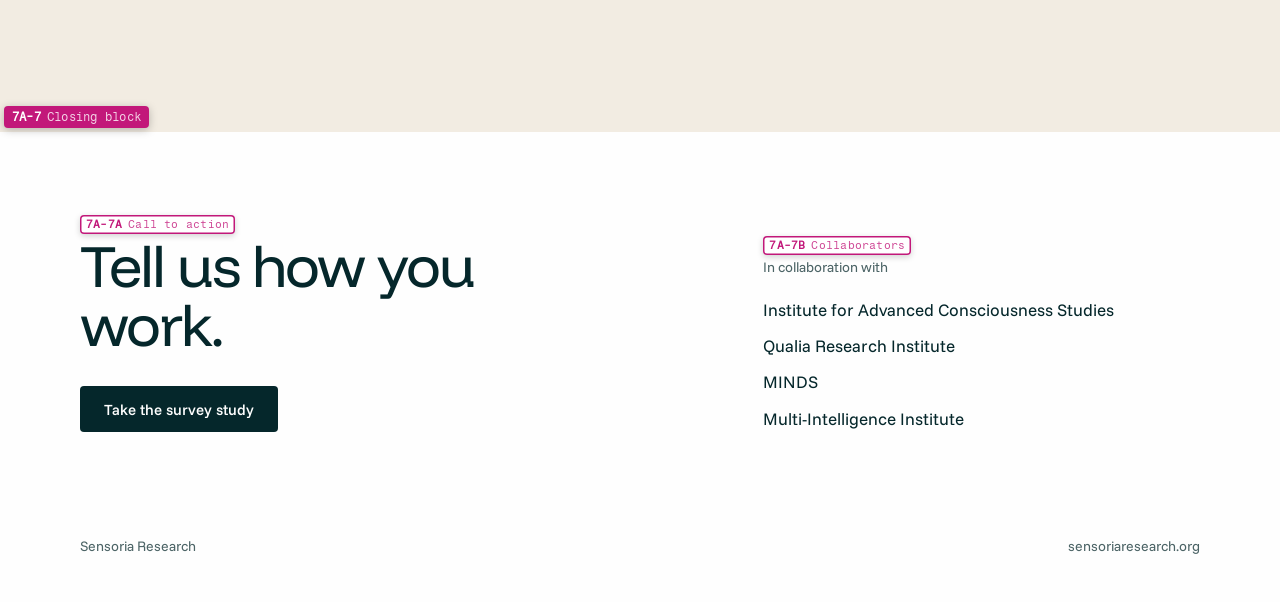
<file: round-7/page.html>
<!doctype html>
<html lang="en">
<head>
  <meta charset="utf-8">
  <meta name="viewport" content="width=device-width, initial-scale=1">
  <meta name="robots" content="noindex, nofollow">
  <title>Sensoria round 7</title>
  <link rel="preconnect" href="https://fonts.googleapis.com">
  <link rel="preconnect" href="https://fonts.gstatic.com" crossorigin>
  <link rel="stylesheet" href="https://fonts.googleapis.com/css2?family=Funnel+Display:wght@300..800&family=Funnel+Sans:ital,wght@0,300..800;1,300..800&family=Fragment+Mono&display=swap">
  <link rel="stylesheet" href="../round-5/core.css">
  <style>
    .r5-intro { display: flex; gap: 16px; align-items: baseline; padding: 10px 16px; background: #222; color: #ddd; font: 13px/1.4 ui-sans-serif, system-ui, sans-serif; }
    .r5-intro b { color: #fff; font-weight: 600; white-space: nowrap; }
    html.rv-off .r5-intro { display: none; }
  </style>
</head>
<body>
  <svg class="defs" id="defs" aria-hidden="true"></svg>
  <div id="app"></div>
  <script>window.DIRECTIONS = [];</script>
  <script src="../round-5/directions/base.js"></script>
  <script src="../round-5/directions/kit.js"></script>
  <script src="content.js"></script>
  <script src="directions/focus.js"></script>
  <script src="directions/collection.js"></script>
  <script src="directions/illustrated.js"></script>
  <script src="directions/atlas.js"></script>
</body>
</html>
</file>
<file: final/core.css>
/* Shared skeleton for every round-1 direction.
   A direction only sets the custom properties below and adds its own treatment CSS.
   Layout, copy and sizes stay fixed so directions compare fairly. */

:root {
  --ground: #f2ede4;
  --ground-2: #e9e2d6;
  --ink: #1b1915;
  --ink-2: #5e574c;
  --line: rgba(27, 25, 21, .14);
  --line-strong: rgba(27, 25, 21, .32);
  --accent: #1b1915;
  --on-accent: #f2ede4;
  --font-display: system-ui;
  --font-text: system-ui;
  --font-lead: var(--font-text);
  --font-label: ui-monospace, monospace;
  --display-weight: 500;
  --display-tracking: -0.03em;
  --display-leading: .95;
  --display-case: none;
  --display-stretch: 100%;
  --label-tracking: .18em;
  --radius: 2px;
  --btn-radius: var(--radius);
  --bt-blur: .06em;
  --mx: 50%;
  --my: 50%;
  --grain: url("data:image/svg+xml,%3Csvg xmlns='http://www.w3.org/2000/svg' width='220' height='220'%3E%3Cfilter id='n'%3E%3CfeTurbulence type='fractalNoise' baseFrequency='.9' numOctaves='2' stitchTiles='stitch'/%3E%3CfeColorMatrix type='saturate' values='0'/%3E%3C/filter%3E%3Crect width='100%25' height='100%25' filter='url(%23n)'/%3E%3C/svg%3E");
}

*, *::before, *::after { box-sizing: border-box; }
* { margin: 0; padding: 0; }

html { background: var(--ground); color: var(--ink); }
body {
  font-family: var(--font-text);
  font-size: 18px;
  line-height: 1.55;
  -webkit-font-smoothing: antialiased;
  text-rendering: optimizeLegibility;
}
a { color: inherit; }
img { display: block; } /* no max-width: image layers are deliberately oversized to hide offset edges */
svg.defs { position: absolute; width: 0; height: 0; overflow: hidden; }

.wrap { max-width: 1280px; margin: 0 auto; padding: 0 48px; }

/* ---------- exploration toolbar (neutral, sits outside the brand) ---------- */
.toolbar {
  position: sticky; top: 0; z-index: 100;
  display: flex; align-items: center; gap: 4px;
  height: 40px; padding: 0 12px;
  background: #141414; color: #d8d8d8;
  font: 500 12px/1 ui-sans-serif, system-ui, -apple-system, sans-serif;
  letter-spacing: .01em;
}
.toolbar a { text-decoration: none; padding: 7px 10px; border-radius: 4px; color: #bdbdbd; }
.toolbar a:hover { background: #262626; color: #fff; }
.toolbar a[aria-current] { background: #f2f2f2; color: #111; }
.toolbar .tb-title { color: #fff; padding-right: 12px; margin-right: 6px; border-right: 1px solid #333; }
.toolbar .tb-spacer { flex: 1; }
.toolbar .tb-hint { color: #777; padding: 0 8px; }

/* ---------- shared type ---------- */
.eyebrow, .label {
  font-family: var(--font-label);
  font-size: 12px; line-height: 1.4;
  letter-spacing: var(--label-tracking);
  text-transform: uppercase;
  color: var(--ink-2);
}
.eyebrow { display: flex; gap: 14px; align-items: baseline; }
.eyebrow .num { color: var(--ink); }

.display, .h2, .slide-title, .vf-title {
  font-family: var(--font-display);
  font-weight: var(--display-weight);
  letter-spacing: var(--display-tracking);
  line-height: var(--display-leading);
  text-transform: var(--display-case);
  font-stretch: var(--display-stretch);
  text-wrap: balance;
}
.display { font-size: clamp(56px, 7vw, 100px); margin: 28px 0 32px; }
.h2 { font-size: clamp(40px, 4.4vw, 64px); margin: 20px 0 20px; }
.lead {
  font-family: var(--font-lead);
  font-size: 23px; line-height: 1.4;
  max-width: 32ch;
  text-wrap: pretty;
}
.body p { max-width: 62ch; margin-bottom: 1em; color: var(--ink); text-wrap: pretty; }

/* ---------- blur type: two stacked copies, a direction masks and colours them ---------- */
.bt { display: grid; position: relative; }
.bt > .bt-layer { grid-area: 1 / 1; }
/* masks clip to the layer's box, so give descenders and side fringes room without changing layout */
.bt > .bt-layer { padding: .12em .06em .2em; margin: -.12em -.06em -.2em; }
.bt-soft { user-select: none; pointer-events: none; }

/* ---------- buttons ---------- */
.btn {
  display: inline-flex; align-items: center; gap: 10px;
  height: 50px; padding: 0 24px;
  border-radius: var(--btn-radius);
  font: 500 15px/1 var(--font-text);
  text-decoration: none; white-space: nowrap;
  transition: transform .15s ease, background-color .15s ease;
}
.btn:active { transform: translateY(1px); }
.btn-primary { background: var(--accent); color: var(--on-accent); }
.btn-quiet { color: var(--ink); box-shadow: inset 0 0 0 1px var(--line-strong); }
.btn:focus-visible { outline: 2px solid var(--ink); outline-offset: 3px; }

/* ---------- site header ---------- */
.site-head {
  display: flex; align-items: center; gap: 40px;
  padding-top: 28px; padding-bottom: 28px;
  border-bottom: 1px solid var(--line);
}
.brand { display: flex; align-items: center; gap: 18px; text-decoration: none; color: var(--ink); }
.mark { width: 46px; height: 46px; flex: none; color: var(--ink); }
.wordmark {
  font-family: var(--font-label);
  font-size: 14px; letter-spacing: .34em; text-transform: uppercase;
}
.site-nav { margin-left: auto; display: flex; gap: 30px; }
.site-nav a {
  font-family: var(--font-label); font-size: 12px;
  letter-spacing: .14em; text-transform: uppercase;
  text-decoration: none; color: var(--ink-2);
}
.site-nav a:hover { color: var(--ink); }
.site-head .btn { height: 42px; padding: 0 18px; font-size: 14px; }

/* ---------- hero ---------- */
.hero {
  display: grid; grid-template-columns: 7fr 5fr; gap: 64px;
  align-items: end;
  padding-top: 72px; padding-bottom: 104px;
}
.actions { display: flex; gap: 12px; margin-top: 40px; flex-wrap: wrap; }
.hero-visual {
  position: relative; overflow: hidden;
  aspect-ratio: 4 / 5;
  border-radius: var(--radius);
  background: var(--ground-2);
}
.hero-visual > * { position: absolute; inset: 0; width: 100%; height: 100%; }

/* ---------- states list ---------- */
.states { padding-top: 96px; padding-bottom: 96px; border-top: 1px solid var(--line); }
.section-head { display: grid; grid-template-columns: 5fr 7fr; gap: 64px; align-items: end; margin-bottom: 56px; }
.section-head .lead { justify-self: start; }
.state-list { list-style: none; border-top: 1px solid var(--line-strong); }
.state-list li {
  display: grid; grid-template-columns: 56px 28px 1fr auto;
  align-items: baseline; gap: 0 12px;
  padding: 22px 0; border-bottom: 1px solid var(--line);
}
.state-num { font-family: var(--font-label); font-size: 12px; letter-spacing: .1em; color: var(--ink-2); }
.state-chip { width: 14px; height: 14px; border-radius: 50%; background: var(--c); align-self: center; }
.state-name { font-family: var(--font-display); font-size: 30px; line-height: 1.15; letter-spacing: calc(var(--display-tracking) * .5); font-weight: var(--display-weight); font-stretch: var(--display-stretch); }
.state-note { font-family: var(--font-lead); font-size: 18px; color: var(--ink-2); text-align: right; }

/* ---------- coordination ---------- */
.coord { padding-top: 96px; padding-bottom: 96px; border-top: 1px solid var(--line); }
.coord-grid { display: grid; grid-template-columns: 7fr 5fr; gap: 64px; }
.coord .h2 em { font-style: normal; color: var(--ink-2); }
.stats { display: grid; grid-template-columns: repeat(3, 1fr); gap: 32px; margin-top: 72px; }
.stat { border-top: 1px solid var(--line-strong); padding-top: 22px; }
.stat-big { font-family: var(--font-display); font-weight: var(--display-weight); font-stretch: var(--display-stretch); font-size: 64px; line-height: 1; letter-spacing: var(--display-tracking); color: var(--c); text-transform: var(--display-case); }
.stat .label { margin-top: 14px; display: block; }

/* ---------- collaborators + footer ---------- */
.collab { padding-top: 56px; padding-bottom: 56px; border-top: 1px solid var(--line); display: grid; grid-template-columns: 3fr 9fr; gap: 64px; }
.collab ul { list-style: none; display: grid; grid-template-columns: repeat(4, 1fr); gap: 24px; }
.collab li { font-family: var(--font-text); font-size: 15px; line-height: 1.35; padding-top: 14px; border-top: 1px solid var(--line); }
.site-foot { padding-top: 28px; padding-bottom: 40px; border-top: 1px solid var(--line); display: flex; justify-content: space-between; }

/* ---------- applied: spec, carousel, video ---------- */
.applied { background: var(--ground-2); padding: 96px 0 120px; border-top: 1px solid var(--line-strong); }
.applied-head { display: grid; grid-template-columns: 5fr 7fr; gap: 64px; align-items: end; margin-bottom: 64px; }
.applied-head h2 { font-family: var(--font-display); font-weight: var(--display-weight); font-stretch: var(--display-stretch); font-size: 56px; line-height: 1; letter-spacing: var(--display-tracking); margin-top: 16px; text-transform: var(--display-case); }
.applied-head p { font-family: var(--font-lead); font-size: 20px; line-height: 1.45; max-width: 46ch; }
.block { margin-top: 72px; }
.block-head { display: flex; justify-content: space-between; align-items: baseline; border-bottom: 1px solid var(--line-strong); padding-bottom: 12px; margin-bottom: 28px; }

.spec { display: grid; grid-template-columns: 5fr 4fr 3fr; gap: 48px; }
.swatches { display: grid; grid-template-columns: repeat(5, 1fr); gap: 10px; }
.swatch { display: grid; gap: 8px; }
.swatch i { display: block; aspect-ratio: 1; border-radius: var(--radius); background: var(--c); box-shadow: inset 0 0 0 1px var(--line); }
.swatch span { font-family: var(--font-label); font-size: 10px; letter-spacing: .06em; color: var(--ink-2); text-transform: uppercase; }
.spectrum-bar { display: grid; grid-template-columns: repeat(7, 1fr); height: 28px; margin-top: 18px; border-radius: var(--radius); overflow: hidden; }
.spectrum-bar i { background: var(--c); }
.spectrum-dark { background: #05272B; padding: 6px; gap: 6px; height: 40px; }
.spectrum-dark i { border-radius: 2px; }
.specimen { display: grid; gap: 18px; }
.specimen div { border-top: 1px solid var(--line); padding-top: 12px; }
.specimen .sp-display { font-family: var(--font-display); font-weight: var(--display-weight); font-stretch: var(--display-stretch); font-size: 40px; line-height: 1; letter-spacing: var(--display-tracking); text-transform: var(--display-case); }
.specimen .sp-text { font-family: var(--font-lead); font-size: 20px; line-height: 1.3; }
.specimen .sp-label { font-family: var(--font-label); font-size: 13px; letter-spacing: var(--label-tracking); text-transform: uppercase; }
.specimen .label { display: block; margin-top: 6px; font-size: 10px; }
.behaviors { list-style: none; display: grid; gap: 14px; }
.behaviors li { font-size: 15px; line-height: 1.45; border-top: 1px solid var(--line); padding-top: 12px; }
.behaviors b { display: block; font-family: var(--font-label); font-weight: 400; font-size: 11px; letter-spacing: var(--label-tracking); text-transform: uppercase; margin-bottom: 4px; }

/* carousel slides: designed at 1080 x 1350, sized in container units */
.slides { display: grid; grid-template-columns: 1fr 1fr; gap: 32px; }
.slide {
  container-type: inline-size;
  aspect-ratio: 4 / 5; position: relative; overflow: hidden;
  background: var(--ground); color: var(--ink);
  box-shadow: 0 1px 0 var(--line-strong), 0 24px 48px -32px rgba(0,0,0,.35);
}
.slide-inner { position: absolute; inset: 5.9cqw; display: flex; flex-direction: column; }
.slide-head { display: flex; align-items: center; gap: 3cqw; padding-bottom: 2.4cqw; border-bottom: 1px solid var(--line-strong); }
.slide-head .mark { width: 6.6cqw; height: 6.6cqw; }
.slide-head .wordmark { font-size: 2.1cqw; }
.slide-head .count { margin-left: auto; font-family: var(--font-label); font-size: 1.7cqw; letter-spacing: .2em; color: var(--ink-2); }
.slide .eyebrow { font-size: 1.6cqw; margin-top: 3cqw; }
.slide-body { flex: 1; display: grid; grid-template-columns: minmax(0, 1.25fr) minmax(0, 1fr); gap: 4cqw; margin-top: 3.5cqw; min-height: 0; }
.slide-title { font-size: 8.4cqw; }
.slide-sub { font-family: var(--font-lead); font-size: 3.3cqw; line-height: 1.32; margin-top: 4cqw; }
.slide-kicker { font-family: var(--font-lead); font-size: 4.6cqw; margin-top: auto; font-style: italic; }
.slide-art { position: relative; overflow: hidden; border-radius: var(--radius); background: var(--ground-2); }
.slide-art > * { position: absolute; inset: 0; width: 100%; height: 100%; }
.slide-foot { border-top: 1px solid var(--line-strong); padding-top: 2cqw; display: flex; justify-content: space-between; font-family: var(--font-label); font-size: 1.5cqw; letter-spacing: .18em; text-transform: uppercase; color: var(--ink-2); }
.slide-states { list-style: none; margin-top: 3cqw; border-top: 1px solid var(--line-strong); }
.slide-states li { display: grid; grid-template-columns: 6cqw 3cqw 1fr auto; align-items: baseline; gap: 1cqw; padding: 2.15cqw 0; border-bottom: 1px solid var(--line); }
.slide-states .state-num { font-size: 1.4cqw; }
.slide-states .state-chip { width: 1.7cqw; height: 1.7cqw; }
.slide-states .state-name { font-size: 3.6cqw; }
.slide-states .state-note { font-size: 2.3cqw; }
.slide-col { display: flex; flex-direction: column; min-height: 0; }

/* video frames: designed at 1080 x 1920 */
.frames { display: grid; grid-template-columns: repeat(var(--fcount, 3), 1fr); gap: 24px; }
.frame-wrap figcaption { margin-top: 16px; }
.frame-wrap figcaption b { display: block; font-family: var(--font-label); font-weight: 400; font-size: 11px; letter-spacing: var(--label-tracking); text-transform: uppercase; color: var(--ink-2); margin-bottom: 6px; }
.frame-wrap figcaption span { font-size: 15px; line-height: 1.45; }
.vf {
  container-type: inline-size;
  aspect-ratio: 9 / 16; position: relative; overflow: hidden;
  background: var(--ground); color: var(--ink);
  border-radius: 10px;
  box-shadow: 0 24px 48px -30px rgba(0,0,0,.45);
}
.vf > .layer { position: absolute; inset: 0; width: 100%; height: 100%; }
.vf img.layer { object-fit: cover; }
.vf-title { font-size: 12.5cqw; }
.vf-safe { position: absolute; inset: 8cqw 7cqw 12cqw; display: flex; flex-direction: column; }
.cap {
  position: absolute; left: 7cqw; right: 7cqw; bottom: 22cqw;
  font-family: var(--font-text); font-weight: 600;
  font-size: 6.4cqw; line-height: 1.2; text-align: center; text-wrap: balance;
}
.badge { position: absolute; left: 7cqw; top: 9cqw; display: flex; flex-direction: column; gap: 1cqw; }
.badge b { font-family: var(--font-text); font-weight: 600; font-size: 4.4cqw; line-height: 1.1; }
.badge span { font-family: var(--font-label); font-size: 2.7cqw; letter-spacing: .14em; text-transform: uppercase; }

.grain::after {
  content: ""; position: absolute; inset: 0; pointer-events: none;
  background: var(--grain); mix-blend-mode: multiply; opacity: var(--grain-amt, .22);
}

@media (prefers-reduced-motion: reduce) {
  *, *::before, *::after { animation-duration: 0s !important; animation-iteration-count: 1 !important; transition-duration: 0s !important; }
}

/* ---------- smaller screens ---------- */
@media (max-width: 960px) {
  .wrap { padding: 0 20px; }
  .site-nav { display: none; }
  .hero, .section-head, .coord-grid, .collab, .applied-head, .spec { grid-template-columns: 1fr; gap: 32px; }
  .hero { padding-top: 40px; padding-bottom: 64px; }
  .collab ul { grid-template-columns: 1fr 1fr; }
  .stats { grid-template-columns: 1fr; }
  .state-list li { grid-template-columns: 40px 24px 1fr; }
  .state-note { grid-column: 3; text-align: left; }
  .state-name { font-size: 24px; }
  .slides { grid-template-columns: 1fr; }
  .frames { grid-template-columns: 1fr 1fr; }
  .toolbar .tb-hint, .toolbar .tb-dir { display: none; }
}
</file>
<file: final/techniques.css>
/* Techniques demo. Brand tokens and sticker/print styles come from directions/base.js and kit.js (injected by
   techniques.js); this file only lays out the techniques. --p (0 to 1) is each scroll section's progress. */
:root { --tb: 40px; --stage: radial-gradient(ellipse 70% 60% at 42% 45%, #1F5D64 0%, #0A3238 55%, #05272B 100%); }
html { scroll-behavior: auto; }
body { background: var(--ground); }

/* review notes, shown with the labels (L key or the Labels button) */
.tech { position: absolute; z-index: 40; right: 16px; top: 16px; max-width: 360px; padding: 10px 12px; border-radius: 6px;
  background: #fff; box-shadow: inset 0 0 0 1.5px #C2187A, 0 6px 18px rgba(0,0,0,.12);
  font: 12px/1.45 ui-sans-serif, system-ui, sans-serif; color: #3a2a33; }
.tech b { display: block; color: #C2187A; font: 600 11px ui-monospace, monospace; letter-spacing: .04em; margin-bottom: 4px; text-transform: uppercase; }
html.rv-off .tech { display: none; }
section { position: relative; }

/* pinned stage shared by the scroll-driven sections */
.t-pin { position: sticky; top: var(--tb); height: calc(100vh - var(--tb)); overflow: hidden; }

/* 1 · depth hero */
.t-depth { height: 260vh; }
.t-depth-grid { display: grid; grid-template-columns: 6fr 6fr; gap: 48px; align-items: center; height: 100%; }
.t-depth-copy { position: relative; z-index: 5; }
.t-depth-copy .display { margin: 20px 0 24px; }
.t-depth-stage { position: relative; height: min(78%, 640px); }
.t-depth .plane { transform: scale(calc(1 + var(--p, 0) * var(--z))); opacity: calc(1 - var(--p, 0) * var(--f)); transform-origin: 78% 46%; will-change: transform, opacity; }
.t-scrollcue { position: absolute; left: 50%; bottom: 24px; translate: -50% 0; font: 11px var(--font-label); letter-spacing: .2em; text-transform: uppercase; color: var(--ink-2); opacity: calc(1 - var(--p, 0) * 4); }
.t-scrollcue::after { content: ""; display: block; width: 1px; height: 28px; margin: 8px auto 0; background: var(--ink-2); }

/* 2 · horizontal scroll */
.t-h .t-pin { display: flex; flex-direction: column; justify-content: center; gap: 36px; }
.t-h .t-pin > .wrap { width: 100%; }
.t-h-head { display: grid; grid-template-columns: 7fr 5fr; gap: 64px; align-items: end; width: 100%; }
.t-h-head .h2 { margin: 16px 0 0; }
.t-track { display: flex; gap: 24px; width: max-content; padding: 0 max(48px, calc((100vw - 1280px) / 2 + 48px)); will-change: transform; }
.t-panel { position: relative; width: min(440px, 34vw); height: min(46vh, 420px); flex: none; display: grid; grid-template-rows: 1fr auto auto auto; gap: 8px;
  background: var(--ground-2); border-radius: 10px; padding: 24px 26px 28px; box-shadow: 0 1px 0 var(--line-strong), 0 24px 40px -30px rgba(5,39,43,.45); }
.t-panel-img { position: relative; min-height: 0; }
.t-panel-img img { position: absolute; inset: 0; width: 100%; height: 100%; object-fit: contain; filter: var(--edge) drop-shadow(0 12px 14px rgba(5,39,43,.3)); transition: transform .35s cubic-bezier(.3,1.5,.5,1); }
.t-panel:hover .t-panel-img img { transform: scale(1.08) rotate(-4deg); }
.t-panel-num { display: inline-flex; align-items: center; gap: 8px; font: 12px var(--font-label); letter-spacing: .1em; color: var(--ink-2); }
.t-panel-num i { width: 9px; height: 9px; border-radius: 50%; background: var(--c); }
.t-panel h3 { font: 400 32px/1.05 var(--font-display); letter-spacing: -.025em; }
.t-panel p { font-size: 16px; line-height: 1.45; color: var(--ink-2); }
.t-panel-end { background: transparent; box-shadow: inset 0 0 0 1px var(--line-strong); align-content: end; grid-template-rows: auto auto; }
.t-panel-end h3 { font-size: 64px; }
.t-rail { position: relative; display: grid; grid-template-columns: repeat(7, 1fr); align-items: center; height: 18px; }
.t-rail::before { content: ""; position: absolute; left: 0; right: 0; top: 50%; height: 1px; background: var(--line-strong); }
.t-rail b { position: absolute; left: 0; top: 50%; height: 2px; translate: 0 -50%; width: calc(var(--rail, 0) * 100%); background: var(--ink); }
.t-rail i { position: relative; z-index: 1; justify-self: center; width: 10px; height: 10px; border-radius: 50%; background: var(--ground); box-shadow: inset 0 0 0 1.5px var(--line-strong); transition: background .2s, box-shadow .2s, transform .2s; }
.t-rail i.on { background: var(--c); box-shadow: none; transform: scale(1.3); }

/* 3 · a sentence that builds, on the one teal surface */
.t-words { height: 240vh; background: #05272B; color: #FEFEFE; }
.t-words .t-pin { background: var(--stage); display: flex; align-items: center; }
.t-words .t-pin::after { content: ""; position: absolute; inset: 0; background: var(--grain); mix-blend-mode: soft-light; opacity: .5; pointer-events: none; }
.t-words .wrap { position: relative; z-index: 1; width: 100%; }
.t-words .eyebrow, .t-words .eyebrow .num, .t-words .label { color: rgba(254,254,254,.7); }
.t-sentence { font: 400 clamp(48px, 6.4vw, 96px)/1.04 var(--font-display); letter-spacing: -.035em; max-width: 15ch; margin-top: 28px; text-wrap: balance; }
.t-w { color: rgba(254,254,254,.16); transition: color .35s; }
.t-w.on { color: #FEFEFE; }
.t-wsticker { display: inline-block; transform: scale(0) rotate(-20deg); transition: transform .4s cubic-bezier(.3,1.6,.5,1); }
.t-w.on .t-wsticker { transform: none; }
.t-stats { display: grid; grid-template-columns: repeat(3, 1fr); gap: 32px; margin-top: 64px; opacity: 0; translate: 0 16px; transition: opacity .5s, translate .5s; }
.t-words.done .t-stats { opacity: 1; translate: 0 0; }
.t-stats div { border-top: 1px solid rgba(254,254,254,.25); padding-top: 18px; display: grid; gap: 10px; }
.t-stats b { font: 400 56px/1 var(--font-display); letter-spacing: -.035em; }

/* 4 · stacked sheets (CSS only) */
.t-sheets { padding-top: 120px; padding-bottom: 80px; }
.t-sheets-head { margin-bottom: 48px; }
.t-sheet { position: sticky; top: calc(var(--tb) + 40px + var(--i) * 26px); margin-bottom: 30vh; display: grid; grid-template-columns: 7fr 5fr; gap: 36px; align-items: center;
  background: #FEFEFE; border-radius: 6px; padding: 20px 28px 20px 20px; rotate: var(--r); box-shadow: 0 -2px 0 rgba(5,39,43,.04), 0 30px 50px -30px rgba(5,39,43,.5); }
.t-sheet:last-of-type { margin-bottom: 80px; }
.t-sheet .print { box-shadow: none; padding: 0 0 7%; }
.t-sheet .print img { height: auto; aspect-ratio: 16 / 9; }
.t-sheet .print figcaption { left: 0; bottom: 0; }
.t-sheet-copy h3 { font: 400 40px/1.05 var(--font-display); letter-spacing: -.03em; margin: 10px 0 10px; }
.t-sheet-copy p { color: var(--ink-2); max-width: 32ch; }
.t-sheet .t-sheet-stk { right: 24px; bottom: -28px; height: 120px; width: auto; }

/* 5 · sticker playground */
.t-play { padding-top: 120px; padding-bottom: 120px; border-top: 1px solid var(--line); }
.t-play-grid { display: grid; grid-template-columns: 5fr 7fr; gap: 64px; align-items: center; }
.t-play-copy .h2 { margin: 16px 0 16px; }
.t-reset { margin-top: 28px; cursor: pointer; border: 0; font: 500 15px var(--font-text); }
.t-board { position: relative; aspect-ratio: 16 / 10; }
.t-board .print { position: absolute; }
.t-board-layer { position: absolute; inset: 0; z-index: 5; }
.t-placed { position: absolute; height: 30%; width: auto; max-width: 30%; object-fit: contain; transform: translate(-50%, -50%); cursor: grab; touch-action: none;
  filter: var(--edge) drop-shadow(0 10px 12px rgba(5,39,43,.35)); transition: scale .2s; }
.t-placed.t-lift { scale: 1.08; cursor: grabbing; filter: var(--edge) drop-shadow(0 22px 22px rgba(5,39,43,.4)); }
.t-ghost { position: absolute; z-index: 9999; height: 120px; width: auto; max-width: 160px; transform: translate(-50%, -50%) rotate(-6deg); pointer-events: none;
  filter: var(--edge) drop-shadow(0 24px 24px rgba(5,39,43,.4)); }
.t-tray { display: flex; flex-wrap: wrap; gap: 12px; margin-top: 36px; padding: 16px; border: 1px dashed var(--line-strong); border-radius: 10px; }
.t-tray-item { width: 96px; height: 96px; display: grid; place-items: center; border: 0; border-radius: 8px; background: transparent; cursor: grab; touch-action: none; }
.t-tray-item img { max-width: 72px; max-height: 72px; object-fit: contain; filter: var(--edge) drop-shadow(0 6px 8px rgba(5,39,43,.28)); transition: transform .3s cubic-bezier(.3,1.5,.5,1); }
.t-tray-item:hover img, .t-tray-item:focus-visible img { transform: scale(1.12) rotate(-5deg); }
.t-tray-item:focus-visible { outline: 2px solid var(--ink); outline-offset: 2px; }

/* 6 · split screen */
.t-split { padding-top: 120px; padding-bottom: 120px; border-top: 1px solid var(--line); }
.t-split-grid { display: grid; grid-template-columns: 5fr 7fr; gap: 64px; align-items: start; }
.t-split-pin { position: sticky; top: calc(var(--tb) + 80px); }
.t-split-pin .h2 { margin: 16px 0 16px; }
.t-qa { display: grid; gap: 28vh; padding: 12vh 0 20vh; }
.t-q { position: relative; background: #FEFEFE; border-radius: 8px; padding: 32px 32px 36px; box-shadow: 0 24px 40px -30px rgba(5,39,43,.45); }
.t-q .cut { right: 28px; top: -48px; height: 96px; width: auto; }
.t-q h3 { font: 400 30px/1.1 var(--font-display); letter-spacing: -.02em; max-width: 18ch; margin-bottom: 12px; }
.t-q p { color: var(--ink-2); max-width: 52ch; }

/* 7 · marquee */
.t-marquee { padding: 72px 0 56px; border-top: 1px solid var(--line); overflow: hidden; }
.t-band { margin-top: 24px; }
.t-band-row { display: flex; align-items: center; gap: 40px; width: max-content; animation: t-marquee 48s linear infinite; }
.t-band:hover .t-band-row { animation-play-state: paused; }
.t-band-row span { font: 400 40px/1 var(--font-display); letter-spacing: -.025em; white-space: nowrap; }
.t-band .cut { position: static; height: 52px; width: auto; }
@keyframes t-marquee { to { transform: translateX(-50%); } }

/* flat version: phones and reduced motion (set by techniques.js) */
html.t-flat .t-depth, html.t-flat .t-words { height: auto; }
html.t-flat .t-pin { position: relative; top: auto; height: auto; overflow: visible; padding: 72px 0; }
html.t-flat .t-depth .plane { transform: none; opacity: 1; }
html.t-flat .t-depth-stage { height: auto; aspect-ratio: 4 / 5; }
html.t-flat .t-scrollcue { display: none; }
html.t-flat .t-h .t-pin { padding-bottom: 48px; }
html.t-flat .t-track { width: auto; overflow-x: auto; scroll-snap-type: x mandatory; padding-bottom: 12px; transform: none; }
html.t-flat .t-panel { scroll-snap-align: center; }
html.t-flat .t-rail { display: none; }
html.t-flat .t-sheet { position: relative; top: auto; margin-bottom: 32px; }
@media (prefers-reduced-motion: reduce) {
  .t-band-row { animation: none; flex-wrap: wrap; width: auto; padding: 0 48px; }
  .t-band-row > :nth-child(n+9) { display: none; }
  .t-w, .t-wsticker, .t-stats, .t-panel-img img, .t-tray-item img { transition: none; }
}
@media (max-width: 760px) {
  .t-depth-grid, .t-h-head, .t-play-grid, .t-split-grid, .t-sheet { grid-template-columns: 1fr; gap: 24px; }
  .t-panel { width: 78vw; height: 420px; }
  .t-track { padding: 0 16px; }
  .t-split-pin { position: relative; top: auto; }
  .t-qa { gap: 48px; padding: 24px 0; }
  .t-stats { grid-template-columns: 1fr; gap: 16px; }
  .tech { position: relative; right: auto; top: auto; margin: 12px 16px; max-width: none; }
  .t-sheet .t-sheet-stk { height: 84px; }
}
</file>
<file: round-1/core.css>
/* Shared skeleton for every round-1 direction.
   A direction only sets the custom properties below and adds its own treatment CSS.
   Layout, copy and sizes stay fixed so directions compare fairly. */

:root {
  --ground: #f2ede4;
  --ground-2: #e9e2d6;
  --ink: #1b1915;
  --ink-2: #5e574c;
  --line: rgba(27, 25, 21, .14);
  --line-strong: rgba(27, 25, 21, .32);
  --accent: #1b1915;
  --on-accent: #f2ede4;
  --font-display: system-ui;
  --font-text: system-ui;
  --font-lead: var(--font-text);
  --font-label: ui-monospace, monospace;
  --display-weight: 500;
  --display-tracking: -0.03em;
  --display-leading: .95;
  --display-case: none;
  --display-stretch: 100%;
  --label-tracking: .18em;
  --radius: 2px;
  --btn-radius: var(--radius);
  --bt-blur: .06em;
  --mx: 50%;
  --my: 50%;
  --grain: url("data:image/svg+xml,%3Csvg xmlns='http://www.w3.org/2000/svg' width='220' height='220'%3E%3Cfilter id='n'%3E%3CfeTurbulence type='fractalNoise' baseFrequency='.9' numOctaves='2' stitchTiles='stitch'/%3E%3CfeColorMatrix type='saturate' values='0'/%3E%3C/filter%3E%3Crect width='100%25' height='100%25' filter='url(%23n)'/%3E%3C/svg%3E");
}

*, *::before, *::after { box-sizing: border-box; }
* { margin: 0; padding: 0; }

html { background: var(--ground); color: var(--ink); }
body {
  font-family: var(--font-text);
  font-size: 18px;
  line-height: 1.55;
  -webkit-font-smoothing: antialiased;
  text-rendering: optimizeLegibility;
}
a { color: inherit; }
img { display: block; } /* no max-width: image layers are deliberately oversized to hide offset edges */
svg.defs { position: absolute; width: 0; height: 0; overflow: hidden; }

.wrap { max-width: 1280px; margin: 0 auto; padding: 0 48px; }

/* ---------- exploration toolbar (neutral, sits outside the brand) ---------- */
.toolbar {
  position: sticky; top: 0; z-index: 100;
  display: flex; align-items: center; gap: 4px;
  height: 40px; padding: 0 12px;
  background: #141414; color: #d8d8d8;
  font: 500 12px/1 ui-sans-serif, system-ui, -apple-system, sans-serif;
  letter-spacing: .01em;
}
.toolbar a { text-decoration: none; padding: 7px 10px; border-radius: 4px; color: #bdbdbd; }
.toolbar a:hover { background: #262626; color: #fff; }
.toolbar a[aria-current] { background: #f2f2f2; color: #111; }
.toolbar .tb-title { color: #fff; padding-right: 12px; margin-right: 6px; border-right: 1px solid #333; }
.toolbar .tb-spacer { flex: 1; }
.toolbar .tb-hint { color: #777; padding: 0 8px; }

/* ---------- shared type ---------- */
.eyebrow, .label {
  font-family: var(--font-label);
  font-size: 12px; line-height: 1.4;
  letter-spacing: var(--label-tracking);
  text-transform: uppercase;
  color: var(--ink-2);
}
.eyebrow { display: flex; gap: 14px; align-items: baseline; }
.eyebrow .num { color: var(--ink); }

.display, .h2, .slide-title, .vf-title {
  font-family: var(--font-display);
  font-weight: var(--display-weight);
  letter-spacing: var(--display-tracking);
  line-height: var(--display-leading);
  text-transform: var(--display-case);
  font-stretch: var(--display-stretch);
  text-wrap: balance;
}
.display { font-size: clamp(56px, 7vw, 100px); margin: 28px 0 32px; }
.h2 { font-size: clamp(40px, 4.4vw, 64px); margin: 20px 0 20px; }
.lead {
  font-family: var(--font-lead);
  font-size: 23px; line-height: 1.4;
  max-width: 32ch;
  text-wrap: pretty;
}
.body p { max-width: 62ch; margin-bottom: 1em; color: var(--ink); text-wrap: pretty; }

/* ---------- blur type: two stacked copies, a direction masks and colours them ---------- */
.bt { display: grid; position: relative; }
.bt > .bt-layer { grid-area: 1 / 1; }
/* masks clip to the layer's box, so give descenders and side fringes room without changing layout */
.bt > .bt-layer { padding: .12em .06em .2em; margin: -.12em -.06em -.2em; }
.bt-soft { user-select: none; pointer-events: none; }

/* ---------- buttons ---------- */
.btn {
  display: inline-flex; align-items: center; gap: 10px;
  height: 50px; padding: 0 24px;
  border-radius: var(--btn-radius);
  font: 500 15px/1 var(--font-text);
  text-decoration: none; white-space: nowrap;
  transition: transform .15s ease, background-color .15s ease;
}
.btn:active { transform: translateY(1px); }
.btn-primary { background: var(--accent); color: var(--on-accent); }
.btn-quiet { color: var(--ink); box-shadow: inset 0 0 0 1px var(--line-strong); }
.btn:focus-visible { outline: 2px solid var(--ink); outline-offset: 3px; }

/* ---------- site header ---------- */
.site-head {
  display: flex; align-items: center; gap: 40px;
  padding-top: 28px; padding-bottom: 28px;
  border-bottom: 1px solid var(--line);
}
.brand { display: flex; align-items: center; gap: 18px; text-decoration: none; color: var(--ink); }
.mark { width: 46px; height: 46px; flex: none; color: var(--ink); }
.wordmark {
  font-family: var(--font-label);
  font-size: 14px; letter-spacing: .34em; text-transform: uppercase;
}
.site-nav { margin-left: auto; display: flex; gap: 30px; }
.site-nav a {
  font-family: var(--font-label); font-size: 12px;
  letter-spacing: .14em; text-transform: uppercase;
  text-decoration: none; color: var(--ink-2);
}
.site-nav a:hover { color: var(--ink); }
.site-head .btn { height: 42px; padding: 0 18px; font-size: 14px; }

/* ---------- hero ---------- */
.hero {
  display: grid; grid-template-columns: 7fr 5fr; gap: 64px;
  align-items: end;
  padding-top: 72px; padding-bottom: 104px;
}
.actions { display: flex; gap: 12px; margin-top: 40px; flex-wrap: wrap; }
.hero-visual {
  position: relative; overflow: hidden;
  aspect-ratio: 4 / 5;
  border-radius: var(--radius);
  background: var(--ground-2);
}
.hero-visual > * { position: absolute; inset: 0; width: 100%; height: 100%; }

/* ---------- states list ---------- */
.states { padding-top: 96px; padding-bottom: 96px; border-top: 1px solid var(--line); }
.section-head { display: grid; grid-template-columns: 5fr 7fr; gap: 64px; align-items: end; margin-bottom: 56px; }
.section-head .lead { justify-self: start; }
.state-list { list-style: none; border-top: 1px solid var(--line-strong); }
.state-list li {
  display: grid; grid-template-columns: 56px 28px 1fr auto;
  align-items: baseline; gap: 0 12px;
  padding: 22px 0; border-bottom: 1px solid var(--line);
}
.state-num { font-family: var(--font-label); font-size: 12px; letter-spacing: .1em; color: var(--ink-2); }
.state-chip { width: 14px; height: 14px; border-radius: 50%; background: var(--c); align-self: center; }
.state-name { font-family: var(--font-display); font-size: 30px; line-height: 1.15; letter-spacing: calc(var(--display-tracking) * .5); font-weight: var(--display-weight); font-stretch: var(--display-stretch); }
.state-note { font-family: var(--font-lead); font-size: 18px; color: var(--ink-2); text-align: right; }

/* ---------- coordination ---------- */
.coord { padding-top: 96px; padding-bottom: 96px; border-top: 1px solid var(--line); }
.coord-grid { display: grid; grid-template-columns: 7fr 5fr; gap: 64px; }
.coord .h2 em { font-style: normal; color: var(--ink-2); }
.stats { display: grid; grid-template-columns: repeat(3, 1fr); gap: 32px; margin-top: 72px; }
.stat { border-top: 1px solid var(--line-strong); padding-top: 22px; }
.stat-big { font-family: var(--font-display); font-weight: var(--display-weight); font-stretch: var(--display-stretch); font-size: 64px; line-height: 1; letter-spacing: var(--display-tracking); color: var(--c); text-transform: var(--display-case); }
.stat .label { margin-top: 14px; display: block; }

/* ---------- collaborators + footer ---------- */
.collab { padding-top: 56px; padding-bottom: 56px; border-top: 1px solid var(--line); display: grid; grid-template-columns: 3fr 9fr; gap: 64px; }
.collab ul { list-style: none; display: grid; grid-template-columns: repeat(4, 1fr); gap: 24px; }
.collab li { font-family: var(--font-text); font-size: 15px; line-height: 1.35; padding-top: 14px; border-top: 1px solid var(--line); }
.site-foot { padding-top: 28px; padding-bottom: 40px; border-top: 1px solid var(--line); display: flex; justify-content: space-between; }

/* ---------- applied: spec, carousel, video ---------- */
.applied { background: var(--ground-2); padding: 96px 0 120px; border-top: 1px solid var(--line-strong); }
.applied-head { display: grid; grid-template-columns: 5fr 7fr; gap: 64px; align-items: end; margin-bottom: 64px; }
.applied-head h2 { font-family: var(--font-display); font-weight: var(--display-weight); font-stretch: var(--display-stretch); font-size: 56px; line-height: 1; letter-spacing: var(--display-tracking); margin-top: 16px; text-transform: var(--display-case); }
.applied-head p { font-family: var(--font-lead); font-size: 20px; line-height: 1.45; max-width: 46ch; }
.block { margin-top: 72px; }
.block-head { display: flex; justify-content: space-between; align-items: baseline; border-bottom: 1px solid var(--line-strong); padding-bottom: 12px; margin-bottom: 28px; }

.spec { display: grid; grid-template-columns: 5fr 4fr 3fr; gap: 48px; }
.swatches { display: grid; grid-template-columns: repeat(5, 1fr); gap: 10px; }
.swatch { display: grid; gap: 8px; }
.swatch i { display: block; aspect-ratio: 1; border-radius: var(--radius); background: var(--c); box-shadow: inset 0 0 0 1px var(--line); }
.swatch span { font-family: var(--font-label); font-size: 10px; letter-spacing: .06em; color: var(--ink-2); text-transform: uppercase; }
.spectrum-bar { display: grid; grid-template-columns: repeat(7, 1fr); height: 28px; margin-top: 18px; border-radius: var(--radius); overflow: hidden; }
.spectrum-bar i { background: var(--c); }
.specimen { display: grid; gap: 18px; }
.specimen div { border-top: 1px solid var(--line); padding-top: 12px; }
.specimen .sp-display { font-family: var(--font-display); font-weight: var(--display-weight); font-stretch: var(--display-stretch); font-size: 40px; line-height: 1; letter-spacing: var(--display-tracking); text-transform: var(--display-case); }
.specimen .sp-text { font-family: var(--font-lead); font-size: 20px; line-height: 1.3; }
.specimen .sp-label { font-family: var(--font-label); font-size: 13px; letter-spacing: var(--label-tracking); text-transform: uppercase; }
.specimen .label { display: block; margin-top: 6px; font-size: 10px; }
.behaviors { list-style: none; display: grid; gap: 14px; }
.behaviors li { font-size: 15px; line-height: 1.45; border-top: 1px solid var(--line); padding-top: 12px; }
.behaviors b { display: block; font-family: var(--font-label); font-weight: 400; font-size: 11px; letter-spacing: var(--label-tracking); text-transform: uppercase; margin-bottom: 4px; }

/* carousel slides: designed at 1080 x 1350, sized in container units */
.slides { display: grid; grid-template-columns: 1fr 1fr; gap: 32px; }
.slide {
  container-type: inline-size;
  aspect-ratio: 4 / 5; position: relative; overflow: hidden;
  background: var(--ground); color: var(--ink);
  box-shadow: 0 1px 0 var(--line-strong), 0 24px 48px -32px rgba(0,0,0,.35);
}
.slide-inner { position: absolute; inset: 5.9cqw; display: flex; flex-direction: column; }
.slide-head { display: flex; align-items: center; gap: 3cqw; padding-bottom: 2.4cqw; border-bottom: 1px solid var(--line-strong); }
.slide-head .mark { width: 6.6cqw; height: 6.6cqw; }
.slide-head .wordmark { font-size: 2.1cqw; }
.slide-head .count { margin-left: auto; font-family: var(--font-label); font-size: 1.7cqw; letter-spacing: .2em; color: var(--ink-2); }
.slide .eyebrow { font-size: 1.6cqw; margin-top: 3cqw; }
.slide-body { flex: 1; display: grid; grid-template-columns: minmax(0, 1.25fr) minmax(0, 1fr); gap: 4cqw; margin-top: 3.5cqw; min-height: 0; }
.slide-title { font-size: 8.4cqw; }
.slide-sub { font-family: var(--font-lead); font-size: 3.3cqw; line-height: 1.32; margin-top: 4cqw; }
.slide-kicker { font-family: var(--font-lead); font-size: 4.6cqw; margin-top: auto; font-style: italic; }
.slide-art { position: relative; overflow: hidden; border-radius: var(--radius); background: var(--ground-2); }
.slide-art > * { position: absolute; inset: 0; width: 100%; height: 100%; }
.slide-foot { border-top: 1px solid var(--line-strong); padding-top: 2cqw; display: flex; justify-content: space-between; font-family: var(--font-label); font-size: 1.5cqw; letter-spacing: .18em; text-transform: uppercase; color: var(--ink-2); }
.slide-states { list-style: none; margin-top: 3cqw; border-top: 1px solid var(--line-strong); }
.slide-states li { display: grid; grid-template-columns: 6cqw 3cqw 1fr auto; align-items: baseline; gap: 1cqw; padding: 2.15cqw 0; border-bottom: 1px solid var(--line); }
.slide-states .state-num { font-size: 1.4cqw; }
.slide-states .state-chip { width: 1.7cqw; height: 1.7cqw; }
.slide-states .state-name { font-size: 3.6cqw; }
.slide-states .state-note { font-size: 2.3cqw; }
.slide-col { display: flex; flex-direction: column; min-height: 0; }

/* video frames: designed at 1080 x 1920 */
.frames { display: grid; grid-template-columns: repeat(3, 1fr); gap: 32px; }
.frame-wrap figcaption { margin-top: 16px; }
.frame-wrap figcaption b { display: block; font-family: var(--font-label); font-weight: 400; font-size: 11px; letter-spacing: var(--label-tracking); text-transform: uppercase; color: var(--ink-2); margin-bottom: 6px; }
.frame-wrap figcaption span { font-size: 15px; line-height: 1.45; }
.vf {
  container-type: inline-size;
  aspect-ratio: 9 / 16; position: relative; overflow: hidden;
  background: var(--ground); color: var(--ink);
  border-radius: 10px;
  box-shadow: 0 24px 48px -30px rgba(0,0,0,.45);
}
.vf > .layer { position: absolute; inset: 0; width: 100%; height: 100%; }
.vf img.layer { object-fit: cover; }
.vf-title { font-size: 12.5cqw; }
.vf-safe { position: absolute; inset: 8cqw 7cqw 12cqw; display: flex; flex-direction: column; }
.cap {
  position: absolute; left: 7cqw; right: 7cqw; bottom: 22cqw;
  font-family: var(--font-text); font-weight: 600;
  font-size: 6.4cqw; line-height: 1.2; text-align: center; text-wrap: balance;
}
.badge { position: absolute; left: 7cqw; top: 9cqw; display: flex; flex-direction: column; gap: 1cqw; }
.badge b { font-family: var(--font-text); font-weight: 600; font-size: 4.4cqw; line-height: 1.1; }
.badge span { font-family: var(--font-label); font-size: 2.7cqw; letter-spacing: .14em; text-transform: uppercase; }

.grain::after {
  content: ""; position: absolute; inset: 0; pointer-events: none;
  background: var(--grain); mix-blend-mode: multiply; opacity: var(--grain-amt, .22);
}

@media (prefers-reduced-motion: reduce) {
  *, *::before, *::after { animation-duration: 0s !important; animation-iteration-count: 1 !important; transition-duration: 0s !important; }
}

/* ---------- smaller screens ---------- */
@media (max-width: 960px) {
  .wrap { padding: 0 20px; }
  .site-nav { display: none; }
  .hero, .section-head, .coord-grid, .collab, .applied-head, .spec { grid-template-columns: 1fr; gap: 32px; }
  .hero { padding-top: 40px; padding-bottom: 64px; }
  .collab ul { grid-template-columns: 1fr 1fr; }
  .stats { grid-template-columns: 1fr; }
  .state-list li { grid-template-columns: 40px 24px 1fr; }
  .state-note { grid-column: 3; text-align: left; }
  .state-name { font-size: 24px; }
  .slides, .frames { grid-template-columns: 1fr; }
  .toolbar .tb-hint, .toolbar .tb-dir { display: none; }
}
</file>
<file: round-2/core.css>
/* Shared skeleton for every round-1 direction.
   A direction only sets the custom properties below and adds its own treatment CSS.
   Layout, copy and sizes stay fixed so directions compare fairly. */

:root {
  --ground: #f2ede4;
  --ground-2: #e9e2d6;
  --ink: #1b1915;
  --ink-2: #5e574c;
  --line: rgba(27, 25, 21, .14);
  --line-strong: rgba(27, 25, 21, .32);
  --accent: #1b1915;
  --on-accent: #f2ede4;
  --font-display: system-ui;
  --font-text: system-ui;
  --font-lead: var(--font-text);
  --font-label: ui-monospace, monospace;
  --display-weight: 500;
  --display-tracking: -0.03em;
  --display-leading: .95;
  --display-case: none;
  --display-stretch: 100%;
  --label-tracking: .18em;
  --radius: 2px;
  --btn-radius: var(--radius);
  --bt-blur: .06em;
  --mx: 50%;
  --my: 50%;
  --grain: url("data:image/svg+xml,%3Csvg xmlns='http://www.w3.org/2000/svg' width='220' height='220'%3E%3Cfilter id='n'%3E%3CfeTurbulence type='fractalNoise' baseFrequency='.9' numOctaves='2' stitchTiles='stitch'/%3E%3CfeColorMatrix type='saturate' values='0'/%3E%3C/filter%3E%3Crect width='100%25' height='100%25' filter='url(%23n)'/%3E%3C/svg%3E");
}

*, *::before, *::after { box-sizing: border-box; }
* { margin: 0; padding: 0; }

html { background: var(--ground); color: var(--ink); }
body {
  font-family: var(--font-text);
  font-size: 18px;
  line-height: 1.55;
  -webkit-font-smoothing: antialiased;
  text-rendering: optimizeLegibility;
}
a { color: inherit; }
img { display: block; } /* no max-width: image layers are deliberately oversized to hide offset edges */
svg.defs { position: absolute; width: 0; height: 0; overflow: hidden; }

.wrap { max-width: 1280px; margin: 0 auto; padding: 0 48px; }

/* ---------- exploration toolbar (neutral, sits outside the brand) ---------- */
.toolbar {
  position: sticky; top: 0; z-index: 100;
  display: flex; align-items: center; gap: 4px;
  height: 40px; padding: 0 12px;
  background: #141414; color: #d8d8d8;
  font: 500 12px/1 ui-sans-serif, system-ui, -apple-system, sans-serif;
  letter-spacing: .01em;
}
.toolbar a { text-decoration: none; padding: 7px 10px; border-radius: 4px; color: #bdbdbd; }
.toolbar a:hover { background: #262626; color: #fff; }
.toolbar a[aria-current] { background: #f2f2f2; color: #111; }
.toolbar .tb-title { color: #fff; padding-right: 12px; margin-right: 6px; border-right: 1px solid #333; }
.toolbar .tb-spacer { flex: 1; }
.toolbar .tb-hint { color: #777; padding: 0 8px; }

/* ---------- shared type ---------- */
.eyebrow, .label {
  font-family: var(--font-label);
  font-size: 12px; line-height: 1.4;
  letter-spacing: var(--label-tracking);
  text-transform: uppercase;
  color: var(--ink-2);
}
.eyebrow { display: flex; gap: 14px; align-items: baseline; }
.eyebrow .num { color: var(--ink); }

.display, .h2, .slide-title, .vf-title {
  font-family: var(--font-display);
  font-weight: var(--display-weight);
  letter-spacing: var(--display-tracking);
  line-height: var(--display-leading);
  text-transform: var(--display-case);
  font-stretch: var(--display-stretch);
  text-wrap: balance;
}
.display { font-size: clamp(56px, 7vw, 100px); margin: 28px 0 32px; }
.h2 { font-size: clamp(40px, 4.4vw, 64px); margin: 20px 0 20px; }
.lead {
  font-family: var(--font-lead);
  font-size: 23px; line-height: 1.4;
  max-width: 32ch;
  text-wrap: pretty;
}
.body p { max-width: 62ch; margin-bottom: 1em; color: var(--ink); text-wrap: pretty; }

/* ---------- blur type: two stacked copies, a direction masks and colours them ---------- */
.bt { display: grid; position: relative; }
.bt > .bt-layer { grid-area: 1 / 1; }
/* masks clip to the layer's box, so give descenders and side fringes room without changing layout */
.bt > .bt-layer { padding: .12em .06em .2em; margin: -.12em -.06em -.2em; }
.bt-soft { user-select: none; pointer-events: none; }

/* ---------- buttons ---------- */
.btn {
  display: inline-flex; align-items: center; gap: 10px;
  height: 50px; padding: 0 24px;
  border-radius: var(--btn-radius);
  font: 500 15px/1 var(--font-text);
  text-decoration: none; white-space: nowrap;
  transition: transform .15s ease, background-color .15s ease;
}
.btn:active { transform: translateY(1px); }
.btn-primary { background: var(--accent); color: var(--on-accent); }
.btn-quiet { color: var(--ink); box-shadow: inset 0 0 0 1px var(--line-strong); }
.btn:focus-visible { outline: 2px solid var(--ink); outline-offset: 3px; }

/* ---------- site header ---------- */
.site-head {
  display: flex; align-items: center; gap: 40px;
  padding-top: 28px; padding-bottom: 28px;
  border-bottom: 1px solid var(--line);
}
.brand { display: flex; align-items: center; gap: 18px; text-decoration: none; color: var(--ink); }
.mark { width: 46px; height: 46px; flex: none; color: var(--ink); }
.wordmark {
  font-family: var(--font-label);
  font-size: 14px; letter-spacing: .34em; text-transform: uppercase;
}
.site-nav { margin-left: auto; display: flex; gap: 30px; }
.site-nav a {
  font-family: var(--font-label); font-size: 12px;
  letter-spacing: .14em; text-transform: uppercase;
  text-decoration: none; color: var(--ink-2);
}
.site-nav a:hover { color: var(--ink); }
.site-head .btn { height: 42px; padding: 0 18px; font-size: 14px; }

/* ---------- hero ---------- */
.hero {
  display: grid; grid-template-columns: 7fr 5fr; gap: 64px;
  align-items: end;
  padding-top: 72px; padding-bottom: 104px;
}
.actions { display: flex; gap: 12px; margin-top: 40px; flex-wrap: wrap; }
.hero-visual {
  position: relative; overflow: hidden;
  aspect-ratio: 4 / 5;
  border-radius: var(--radius);
  background: var(--ground-2);
}
.hero-visual > * { position: absolute; inset: 0; width: 100%; height: 100%; }

/* ---------- states list ---------- */
.states { padding-top: 96px; padding-bottom: 96px; border-top: 1px solid var(--line); }
.section-head { display: grid; grid-template-columns: 5fr 7fr; gap: 64px; align-items: end; margin-bottom: 56px; }
.section-head .lead { justify-self: start; }
.state-list { list-style: none; border-top: 1px solid var(--line-strong); }
.state-list li {
  display: grid; grid-template-columns: 56px 28px 1fr auto;
  align-items: baseline; gap: 0 12px;
  padding: 22px 0; border-bottom: 1px solid var(--line);
}
.state-num { font-family: var(--font-label); font-size: 12px; letter-spacing: .1em; color: var(--ink-2); }
.state-chip { width: 14px; height: 14px; border-radius: 50%; background: var(--c); align-self: center; }
.state-name { font-family: var(--font-display); font-size: 30px; line-height: 1.15; letter-spacing: calc(var(--display-tracking) * .5); font-weight: var(--display-weight); font-stretch: var(--display-stretch); }
.state-note { font-family: var(--font-lead); font-size: 18px; color: var(--ink-2); text-align: right; }

/* ---------- coordination ---------- */
.coord { padding-top: 96px; padding-bottom: 96px; border-top: 1px solid var(--line); }
.coord-grid { display: grid; grid-template-columns: 7fr 5fr; gap: 64px; }
.coord .h2 em { font-style: normal; color: var(--ink-2); }
.stats { display: grid; grid-template-columns: repeat(3, 1fr); gap: 32px; margin-top: 72px; }
.stat { border-top: 1px solid var(--line-strong); padding-top: 22px; }
.stat-big { font-family: var(--font-display); font-weight: var(--display-weight); font-stretch: var(--display-stretch); font-size: 64px; line-height: 1; letter-spacing: var(--display-tracking); color: var(--c); text-transform: var(--display-case); }
.stat .label { margin-top: 14px; display: block; }

/* ---------- collaborators + footer ---------- */
.collab { padding-top: 56px; padding-bottom: 56px; border-top: 1px solid var(--line); display: grid; grid-template-columns: 3fr 9fr; gap: 64px; }
.collab ul { list-style: none; display: grid; grid-template-columns: repeat(4, 1fr); gap: 24px; }
.collab li { font-family: var(--font-text); font-size: 15px; line-height: 1.35; padding-top: 14px; border-top: 1px solid var(--line); }
.site-foot { padding-top: 28px; padding-bottom: 40px; border-top: 1px solid var(--line); display: flex; justify-content: space-between; }

/* ---------- applied: spec, carousel, video ---------- */
.applied { background: var(--ground-2); padding: 96px 0 120px; border-top: 1px solid var(--line-strong); }
.applied-head { display: grid; grid-template-columns: 5fr 7fr; gap: 64px; align-items: end; margin-bottom: 64px; }
.applied-head h2 { font-family: var(--font-display); font-weight: var(--display-weight); font-stretch: var(--display-stretch); font-size: 56px; line-height: 1; letter-spacing: var(--display-tracking); margin-top: 16px; text-transform: var(--display-case); }
.applied-head p { font-family: var(--font-lead); font-size: 20px; line-height: 1.45; max-width: 46ch; }
.block { margin-top: 72px; }
.block-head { display: flex; justify-content: space-between; align-items: baseline; border-bottom: 1px solid var(--line-strong); padding-bottom: 12px; margin-bottom: 28px; }

.spec { display: grid; grid-template-columns: 5fr 4fr 3fr; gap: 48px; }
.swatches { display: grid; grid-template-columns: repeat(5, 1fr); gap: 10px; }
.swatch { display: grid; gap: 8px; }
.swatch i { display: block; aspect-ratio: 1; border-radius: var(--radius); background: var(--c); box-shadow: inset 0 0 0 1px var(--line); }
.swatch span { font-family: var(--font-label); font-size: 10px; letter-spacing: .06em; color: var(--ink-2); text-transform: uppercase; }
.spectrum-bar { display: grid; grid-template-columns: repeat(7, 1fr); height: 28px; margin-top: 18px; border-radius: var(--radius); overflow: hidden; }
.spectrum-bar i { background: var(--c); }
.spectrum-dark { background: #05272B; padding: 6px; gap: 6px; height: 40px; }
.spectrum-dark i { border-radius: 2px; }
.specimen { display: grid; gap: 18px; }
.specimen div { border-top: 1px solid var(--line); padding-top: 12px; }
.specimen .sp-display { font-family: var(--font-display); font-weight: var(--display-weight); font-stretch: var(--display-stretch); font-size: 40px; line-height: 1; letter-spacing: var(--display-tracking); text-transform: var(--display-case); }
.specimen .sp-text { font-family: var(--font-lead); font-size: 20px; line-height: 1.3; }
.specimen .sp-label { font-family: var(--font-label); font-size: 13px; letter-spacing: var(--label-tracking); text-transform: uppercase; }
.specimen .label { display: block; margin-top: 6px; font-size: 10px; }
.behaviors { list-style: none; display: grid; gap: 14px; }
.behaviors li { font-size: 15px; line-height: 1.45; border-top: 1px solid var(--line); padding-top: 12px; }
.behaviors b { display: block; font-family: var(--font-label); font-weight: 400; font-size: 11px; letter-spacing: var(--label-tracking); text-transform: uppercase; margin-bottom: 4px; }

/* carousel slides: designed at 1080 x 1350, sized in container units */
.slides { display: grid; grid-template-columns: 1fr 1fr; gap: 32px; }
.slide {
  container-type: inline-size;
  aspect-ratio: 4 / 5; position: relative; overflow: hidden;
  background: var(--ground); color: var(--ink);
  box-shadow: 0 1px 0 var(--line-strong), 0 24px 48px -32px rgba(0,0,0,.35);
}
.slide-inner { position: absolute; inset: 5.9cqw; display: flex; flex-direction: column; }
.slide-head { display: flex; align-items: center; gap: 3cqw; padding-bottom: 2.4cqw; border-bottom: 1px solid var(--line-strong); }
.slide-head .mark { width: 6.6cqw; height: 6.6cqw; }
.slide-head .wordmark { font-size: 2.1cqw; }
.slide-head .count { margin-left: auto; font-family: var(--font-label); font-size: 1.7cqw; letter-spacing: .2em; color: var(--ink-2); }
.slide .eyebrow { font-size: 1.6cqw; margin-top: 3cqw; }
.slide-body { flex: 1; display: grid; grid-template-columns: minmax(0, 1.25fr) minmax(0, 1fr); gap: 4cqw; margin-top: 3.5cqw; min-height: 0; }
.slide-title { font-size: 8.4cqw; }
.slide-sub { font-family: var(--font-lead); font-size: 3.3cqw; line-height: 1.32; margin-top: 4cqw; }
.slide-kicker { font-family: var(--font-lead); font-size: 4.6cqw; margin-top: auto; font-style: italic; }
.slide-art { position: relative; overflow: hidden; border-radius: var(--radius); background: var(--ground-2); }
.slide-art > * { position: absolute; inset: 0; width: 100%; height: 100%; }
.slide-foot { border-top: 1px solid var(--line-strong); padding-top: 2cqw; display: flex; justify-content: space-between; font-family: var(--font-label); font-size: 1.5cqw; letter-spacing: .18em; text-transform: uppercase; color: var(--ink-2); }
.slide-states { list-style: none; margin-top: 3cqw; border-top: 1px solid var(--line-strong); }
.slide-states li { display: grid; grid-template-columns: 6cqw 3cqw 1fr auto; align-items: baseline; gap: 1cqw; padding: 2.15cqw 0; border-bottom: 1px solid var(--line); }
.slide-states .state-num { font-size: 1.4cqw; }
.slide-states .state-chip { width: 1.7cqw; height: 1.7cqw; }
.slide-states .state-name { font-size: 3.6cqw; }
.slide-states .state-note { font-size: 2.3cqw; }
.slide-col { display: flex; flex-direction: column; min-height: 0; }

/* video frames: designed at 1080 x 1920 */
.frames { display: grid; grid-template-columns: repeat(var(--fcount, 3), 1fr); gap: 24px; }
.frame-wrap figcaption { margin-top: 16px; }
.frame-wrap figcaption b { display: block; font-family: var(--font-label); font-weight: 400; font-size: 11px; letter-spacing: var(--label-tracking); text-transform: uppercase; color: var(--ink-2); margin-bottom: 6px; }
.frame-wrap figcaption span { font-size: 15px; line-height: 1.45; }
.vf {
  container-type: inline-size;
  aspect-ratio: 9 / 16; position: relative; overflow: hidden;
  background: var(--ground); color: var(--ink);
  border-radius: 10px;
  box-shadow: 0 24px 48px -30px rgba(0,0,0,.45);
}
.vf > .layer { position: absolute; inset: 0; width: 100%; height: 100%; }
.vf img.layer { object-fit: cover; }
.vf-title { font-size: 12.5cqw; }
.vf-safe { position: absolute; inset: 8cqw 7cqw 12cqw; display: flex; flex-direction: column; }
.cap {
  position: absolute; left: 7cqw; right: 7cqw; bottom: 22cqw;
  font-family: var(--font-text); font-weight: 600;
  font-size: 6.4cqw; line-height: 1.2; text-align: center; text-wrap: balance;
}
.badge { position: absolute; left: 7cqw; top: 9cqw; display: flex; flex-direction: column; gap: 1cqw; }
.badge b { font-family: var(--font-text); font-weight: 600; font-size: 4.4cqw; line-height: 1.1; }
.badge span { font-family: var(--font-label); font-size: 2.7cqw; letter-spacing: .14em; text-transform: uppercase; }

.grain::after {
  content: ""; position: absolute; inset: 0; pointer-events: none;
  background: var(--grain); mix-blend-mode: multiply; opacity: var(--grain-amt, .22);
}

@media (prefers-reduced-motion: reduce) {
  *, *::before, *::after { animation-duration: 0s !important; animation-iteration-count: 1 !important; transition-duration: 0s !important; }
}

/* ---------- smaller screens ---------- */
@media (max-width: 960px) {
  .wrap { padding: 0 20px; }
  .site-nav { display: none; }
  .hero, .section-head, .coord-grid, .collab, .applied-head, .spec { grid-template-columns: 1fr; gap: 32px; }
  .hero { padding-top: 40px; padding-bottom: 64px; }
  .collab ul { grid-template-columns: 1fr 1fr; }
  .stats { grid-template-columns: 1fr; }
  .state-list li { grid-template-columns: 40px 24px 1fr; }
  .state-note { grid-column: 3; text-align: left; }
  .state-name { font-size: 24px; }
  .slides { grid-template-columns: 1fr; }
  .frames { grid-template-columns: 1fr 1fr; }
  .toolbar .tb-hint, .toolbar .tb-dir { display: none; }
}
</file>
<file: round-5/core.css>
/* Shared skeleton for every round-1 direction.
   A direction only sets the custom properties below and adds its own treatment CSS.
   Layout, copy and sizes stay fixed so directions compare fairly. */

:root {
  --ground: #f2ede4;
  --ground-2: #e9e2d6;
  --ink: #1b1915;
  --ink-2: #5e574c;
  --line: rgba(27, 25, 21, .14);
  --line-strong: rgba(27, 25, 21, .32);
  --accent: #1b1915;
  --on-accent: #f2ede4;
  --font-display: system-ui;
  --font-text: system-ui;
  --font-lead: var(--font-text);
  --font-label: ui-monospace, monospace;
  --display-weight: 500;
  --display-tracking: -0.03em;
  --display-leading: .95;
  --display-case: none;
  --display-stretch: 100%;
  --label-tracking: .18em;
  --radius: 2px;
  --btn-radius: var(--radius);
  --bt-blur: .06em;
  --mx: 50%;
  --my: 50%;
  --grain: url("data:image/svg+xml,%3Csvg xmlns='http://www.w3.org/2000/svg' width='220' height='220'%3E%3Cfilter id='n'%3E%3CfeTurbulence type='fractalNoise' baseFrequency='.9' numOctaves='2' stitchTiles='stitch'/%3E%3CfeColorMatrix type='saturate' values='0'/%3E%3C/filter%3E%3Crect width='100%25' height='100%25' filter='url(%23n)'/%3E%3C/svg%3E");
}

*, *::before, *::after { box-sizing: border-box; }
* { margin: 0; padding: 0; }

html { background: var(--ground); color: var(--ink); }
body {
  font-family: var(--font-text);
  font-size: 18px;
  line-height: 1.55;
  -webkit-font-smoothing: antialiased;
  text-rendering: optimizeLegibility;
}
a { color: inherit; }
img { display: block; } /* no max-width: image layers are deliberately oversized to hide offset edges */
svg.defs { position: absolute; width: 0; height: 0; overflow: hidden; }

.wrap { max-width: 1280px; margin: 0 auto; padding: 0 48px; }

/* ---------- exploration toolbar (neutral, sits outside the brand) ---------- */
.toolbar {
  position: sticky; top: 0; z-index: 100;
  display: flex; align-items: center; gap: 4px;
  height: 40px; padding: 0 12px;
  background: #141414; color: #d8d8d8;
  font: 500 12px/1 ui-sans-serif, system-ui, -apple-system, sans-serif;
  letter-spacing: .01em;
}
.toolbar a { text-decoration: none; padding: 7px 10px; border-radius: 4px; color: #bdbdbd; }
.toolbar a:hover { background: #262626; color: #fff; }
.toolbar a[aria-current] { background: #f2f2f2; color: #111; }
.toolbar .tb-title { color: #fff; padding-right: 12px; margin-right: 6px; border-right: 1px solid #333; }
.toolbar .tb-spacer { flex: 1; }
.toolbar .tb-hint { color: #777; padding: 0 8px; }

/* ---------- shared type ---------- */
.eyebrow, .label {
  font-family: var(--font-label);
  font-size: 12px; line-height: 1.4;
  letter-spacing: var(--label-tracking);
  text-transform: uppercase;
  color: var(--ink-2);
}
.eyebrow { display: flex; gap: 14px; align-items: baseline; }
.eyebrow .num { color: var(--ink); }

.display, .h2, .slide-title, .vf-title {
  font-family: var(--font-display);
  font-weight: var(--display-weight);
  letter-spacing: var(--display-tracking);
  line-height: var(--display-leading);
  text-transform: var(--display-case);
  font-stretch: var(--display-stretch);
  text-wrap: balance;
}
.display { font-size: clamp(56px, 7vw, 100px); margin: 28px 0 32px; }
.h2 { font-size: clamp(40px, 4.4vw, 64px); margin: 20px 0 20px; }
.lead {
  font-family: var(--font-lead);
  font-size: 23px; line-height: 1.4;
  max-width: 32ch;
  text-wrap: pretty;
}
.body p { max-width: 62ch; margin-bottom: 1em; color: var(--ink); text-wrap: pretty; }

/* ---------- blur type: two stacked copies, a direction masks and colours them ---------- */
.bt { display: grid; position: relative; }
.bt > .bt-layer { grid-area: 1 / 1; }
/* masks clip to the layer's box, so give descenders and side fringes room without changing layout */
.bt > .bt-layer { padding: .12em .06em .2em; margin: -.12em -.06em -.2em; }
.bt-soft { user-select: none; pointer-events: none; }

/* ---------- buttons ---------- */
.btn {
  display: inline-flex; align-items: center; gap: 10px;
  height: 50px; padding: 0 24px;
  border-radius: var(--btn-radius);
  font: 500 15px/1 var(--font-text);
  text-decoration: none; white-space: nowrap;
  transition: transform .15s ease, background-color .15s ease;
}
.btn:active { transform: translateY(1px); }
.btn-primary { background: var(--accent); color: var(--on-accent); }
.btn-quiet { color: var(--ink); box-shadow: inset 0 0 0 1px var(--line-strong); }
.btn:focus-visible { outline: 2px solid var(--ink); outline-offset: 3px; }

/* ---------- site header ---------- */
.site-head {
  display: flex; align-items: center; gap: 40px;
  padding-top: 28px; padding-bottom: 28px;
  border-bottom: 1px solid var(--line);
}
.brand { display: flex; align-items: center; gap: 18px; text-decoration: none; color: var(--ink); }
.mark { width: 46px; height: 46px; flex: none; color: var(--ink); }
.wordmark {
  font-family: var(--font-label);
  font-size: 14px; letter-spacing: .34em; text-transform: uppercase;
}
.site-nav { margin-left: auto; display: flex; gap: 30px; }
.site-nav a {
  font-family: var(--font-label); font-size: 12px;
  letter-spacing: .14em; text-transform: uppercase;
  text-decoration: none; color: var(--ink-2);
}
.site-nav a:hover { color: var(--ink); }
.site-head .btn { height: 42px; padding: 0 18px; font-size: 14px; }

/* ---------- hero ---------- */
.hero {
  display: grid; grid-template-columns: 7fr 5fr; gap: 64px;
  align-items: end;
  padding-top: 72px; padding-bottom: 104px;
}
.actions { display: flex; gap: 12px; margin-top: 40px; flex-wrap: wrap; }
.hero-visual {
  position: relative; overflow: hidden;
  aspect-ratio: 4 / 5;
  border-radius: var(--radius);
  background: var(--ground-2);
}
.hero-visual > * { position: absolute; inset: 0; width: 100%; height: 100%; }

/* ---------- states list ---------- */
.states { padding-top: 96px; padding-bottom: 96px; border-top: 1px solid var(--line); }
.section-head { display: grid; grid-template-columns: 5fr 7fr; gap: 64px; align-items: end; margin-bottom: 56px; }
.section-head .lead { justify-self: start; }
.state-list { list-style: none; border-top: 1px solid var(--line-strong); }
.state-list li {
  display: grid; grid-template-columns: 56px 28px 1fr auto;
  align-items: baseline; gap: 0 12px;
  padding: 22px 0; border-bottom: 1px solid var(--line);
}
.state-num { font-family: var(--font-label); font-size: 12px; letter-spacing: .1em; color: var(--ink-2); }
.state-chip { width: 14px; height: 14px; border-radius: 50%; background: var(--c); align-self: center; }
.state-name { font-family: var(--font-display); font-size: 30px; line-height: 1.15; letter-spacing: calc(var(--display-tracking) * .5); font-weight: var(--display-weight); font-stretch: var(--display-stretch); }
.state-note { font-family: var(--font-lead); font-size: 18px; color: var(--ink-2); text-align: right; }

/* ---------- coordination ---------- */
.coord { padding-top: 96px; padding-bottom: 96px; border-top: 1px solid var(--line); }
.coord-grid { display: grid; grid-template-columns: 7fr 5fr; gap: 64px; }
.coord .h2 em { font-style: normal; color: var(--ink-2); }
.stats { display: grid; grid-template-columns: repeat(3, 1fr); gap: 32px; margin-top: 72px; }
.stat { border-top: 1px solid var(--line-strong); padding-top: 22px; }
.stat-big { font-family: var(--font-display); font-weight: var(--display-weight); font-stretch: var(--display-stretch); font-size: 64px; line-height: 1; letter-spacing: var(--display-tracking); color: var(--c); text-transform: var(--display-case); }
.stat .label { margin-top: 14px; display: block; }

/* ---------- collaborators + footer ---------- */
.collab { padding-top: 56px; padding-bottom: 56px; border-top: 1px solid var(--line); display: grid; grid-template-columns: 3fr 9fr; gap: 64px; }
.collab ul { list-style: none; display: grid; grid-template-columns: repeat(4, 1fr); gap: 24px; }
.collab li { font-family: var(--font-text); font-size: 15px; line-height: 1.35; padding-top: 14px; border-top: 1px solid var(--line); }
.site-foot { padding-top: 28px; padding-bottom: 40px; border-top: 1px solid var(--line); display: flex; justify-content: space-between; }

/* ---------- applied: spec, carousel, video ---------- */
.applied { background: var(--ground-2); padding: 96px 0 120px; border-top: 1px solid var(--line-strong); }
.applied-head { display: grid; grid-template-columns: 5fr 7fr; gap: 64px; align-items: end; margin-bottom: 64px; }
.applied-head h2 { font-family: var(--font-display); font-weight: var(--display-weight); font-stretch: var(--display-stretch); font-size: 56px; line-height: 1; letter-spacing: var(--display-tracking); margin-top: 16px; text-transform: var(--display-case); }
.applied-head p { font-family: var(--font-lead); font-size: 20px; line-height: 1.45; max-width: 46ch; }
.block { margin-top: 72px; }
.block-head { display: flex; justify-content: space-between; align-items: baseline; border-bottom: 1px solid var(--line-strong); padding-bottom: 12px; margin-bottom: 28px; }

.spec { display: grid; grid-template-columns: 5fr 4fr 3fr; gap: 48px; }
.swatches { display: grid; grid-template-columns: repeat(5, 1fr); gap: 10px; }
.swatch { display: grid; gap: 8px; }
.swatch i { display: block; aspect-ratio: 1; border-radius: var(--radius); background: var(--c); box-shadow: inset 0 0 0 1px var(--line); }
.swatch span { font-family: var(--font-label); font-size: 10px; letter-spacing: .06em; color: var(--ink-2); text-transform: uppercase; }
.spectrum-bar { display: grid; grid-template-columns: repeat(7, 1fr); height: 28px; margin-top: 18px; border-radius: var(--radius); overflow: hidden; }
.spectrum-bar i { background: var(--c); }
.spectrum-dark { background: #05272B; padding: 6px; gap: 6px; height: 40px; }
.spectrum-dark i { border-radius: 2px; }
.specimen { display: grid; gap: 18px; }
.specimen div { border-top: 1px solid var(--line); padding-top: 12px; }
.specimen .sp-display { font-family: var(--font-display); font-weight: var(--display-weight); font-stretch: var(--display-stretch); font-size: 40px; line-height: 1; letter-spacing: var(--display-tracking); text-transform: var(--display-case); }
.specimen .sp-text { font-family: var(--font-lead); font-size: 20px; line-height: 1.3; }
.specimen .sp-label { font-family: var(--font-label); font-size: 13px; letter-spacing: var(--label-tracking); text-transform: uppercase; }
.specimen .label { display: block; margin-top: 6px; font-size: 10px; }
.behaviors { list-style: none; display: grid; gap: 14px; }
.behaviors li { font-size: 15px; line-height: 1.45; border-top: 1px solid var(--line); padding-top: 12px; }
.behaviors b { display: block; font-family: var(--font-label); font-weight: 400; font-size: 11px; letter-spacing: var(--label-tracking); text-transform: uppercase; margin-bottom: 4px; }

/* carousel slides: designed at 1080 x 1350, sized in container units */
.slides { display: grid; grid-template-columns: 1fr 1fr; gap: 32px; }
.slide {
  container-type: inline-size;
  aspect-ratio: 4 / 5; position: relative; overflow: hidden;
  background: var(--ground); color: var(--ink);
  box-shadow: 0 1px 0 var(--line-strong), 0 24px 48px -32px rgba(0,0,0,.35);
}
.slide-inner { position: absolute; inset: 5.9cqw; display: flex; flex-direction: column; }
.slide-head { display: flex; align-items: center; gap: 3cqw; padding-bottom: 2.4cqw; border-bottom: 1px solid var(--line-strong); }
.slide-head .mark { width: 6.6cqw; height: 6.6cqw; }
.slide-head .wordmark { font-size: 2.1cqw; }
.slide-head .count { margin-left: auto; font-family: var(--font-label); font-size: 1.7cqw; letter-spacing: .2em; color: var(--ink-2); }
.slide .eyebrow { font-size: 1.6cqw; margin-top: 3cqw; }
.slide-body { flex: 1; display: grid; grid-template-columns: minmax(0, 1.25fr) minmax(0, 1fr); gap: 4cqw; margin-top: 3.5cqw; min-height: 0; }
.slide-title { font-size: 8.4cqw; }
.slide-sub { font-family: var(--font-lead); font-size: 3.3cqw; line-height: 1.32; margin-top: 4cqw; }
.slide-kicker { font-family: var(--font-lead); font-size: 4.6cqw; margin-top: auto; font-style: italic; }
.slide-art { position: relative; overflow: hidden; border-radius: var(--radius); background: var(--ground-2); }
.slide-art > * { position: absolute; inset: 0; width: 100%; height: 100%; }
.slide-foot { border-top: 1px solid var(--line-strong); padding-top: 2cqw; display: flex; justify-content: space-between; font-family: var(--font-label); font-size: 1.5cqw; letter-spacing: .18em; text-transform: uppercase; color: var(--ink-2); }
.slide-states { list-style: none; margin-top: 3cqw; border-top: 1px solid var(--line-strong); }
.slide-states li { display: grid; grid-template-columns: 6cqw 3cqw 1fr auto; align-items: baseline; gap: 1cqw; padding: 2.15cqw 0; border-bottom: 1px solid var(--line); }
.slide-states .state-num { font-size: 1.4cqw; }
.slide-states .state-chip { width: 1.7cqw; height: 1.7cqw; }
.slide-states .state-name { font-size: 3.6cqw; }
.slide-states .state-note { font-size: 2.3cqw; }
.slide-col { display: flex; flex-direction: column; min-height: 0; }

/* video frames: designed at 1080 x 1920 */
.frames { display: grid; grid-template-columns: repeat(var(--fcount, 3), 1fr); gap: 24px; }
.frame-wrap figcaption { margin-top: 16px; }
.frame-wrap figcaption b { display: block; font-family: var(--font-label); font-weight: 400; font-size: 11px; letter-spacing: var(--label-tracking); text-transform: uppercase; color: var(--ink-2); margin-bottom: 6px; }
.frame-wrap figcaption span { font-size: 15px; line-height: 1.45; }
.vf {
  container-type: inline-size;
  aspect-ratio: 9 / 16; position: relative; overflow: hidden;
  background: var(--ground); color: var(--ink);
  border-radius: 10px;
  box-shadow: 0 24px 48px -30px rgba(0,0,0,.45);
}
.vf > .layer { position: absolute; inset: 0; width: 100%; height: 100%; }
.vf img.layer { object-fit: cover; }
.vf-title { font-size: 12.5cqw; }
.vf-safe { position: absolute; inset: 8cqw 7cqw 12cqw; display: flex; flex-direction: column; }
.cap {
  position: absolute; left: 7cqw; right: 7cqw; bottom: 22cqw;
  font-family: var(--font-text); font-weight: 600;
  font-size: 6.4cqw; line-height: 1.2; text-align: center; text-wrap: balance;
}
.badge { position: absolute; left: 7cqw; top: 9cqw; display: flex; flex-direction: column; gap: 1cqw; }
.badge b { font-family: var(--font-text); font-weight: 600; font-size: 4.4cqw; line-height: 1.1; }
.badge span { font-family: var(--font-label); font-size: 2.7cqw; letter-spacing: .14em; text-transform: uppercase; }

.grain::after {
  content: ""; position: absolute; inset: 0; pointer-events: none;
  background: var(--grain); mix-blend-mode: multiply; opacity: var(--grain-amt, .22);
}

@media (prefers-reduced-motion: reduce) {
  *, *::before, *::after { animation-duration: 0s !important; animation-iteration-count: 1 !important; transition-duration: 0s !important; }
}

/* ---------- smaller screens ---------- */
@media (max-width: 960px) {
  .wrap { padding: 0 20px; }
  .site-nav { display: none; }
  .hero, .section-head, .coord-grid, .collab, .applied-head, .spec { grid-template-columns: 1fr; gap: 32px; }
  .hero { padding-top: 40px; padding-bottom: 64px; }
  .collab ul { grid-template-columns: 1fr 1fr; }
  .stats { grid-template-columns: 1fr; }
  .state-list li { grid-template-columns: 40px 24px 1fr; }
  .state-note { grid-column: 3; text-align: left; }
  .state-name { font-size: 24px; }
  .slides { grid-template-columns: 1fr; }
  .frames { grid-template-columns: 1fr 1fr; }
  .toolbar .tb-hint, .toolbar .tb-dir { display: none; }
}
</file>
